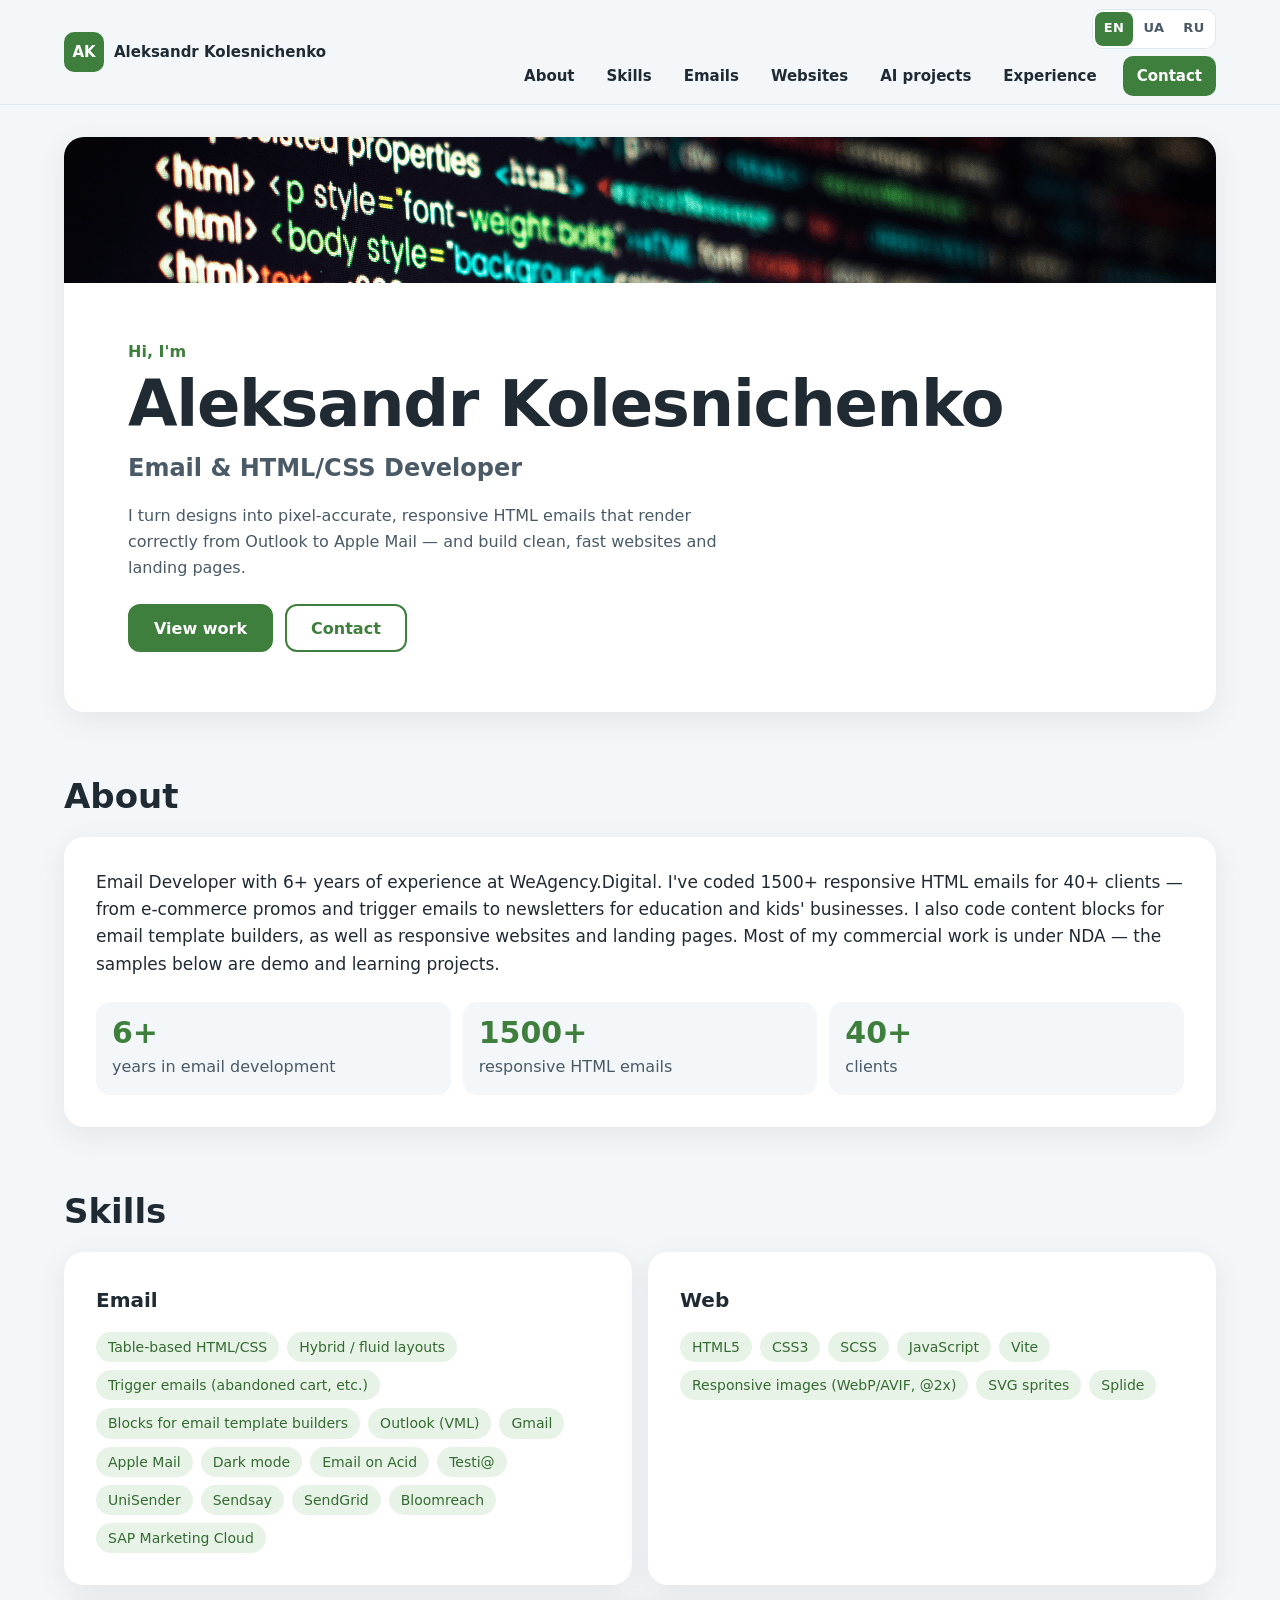
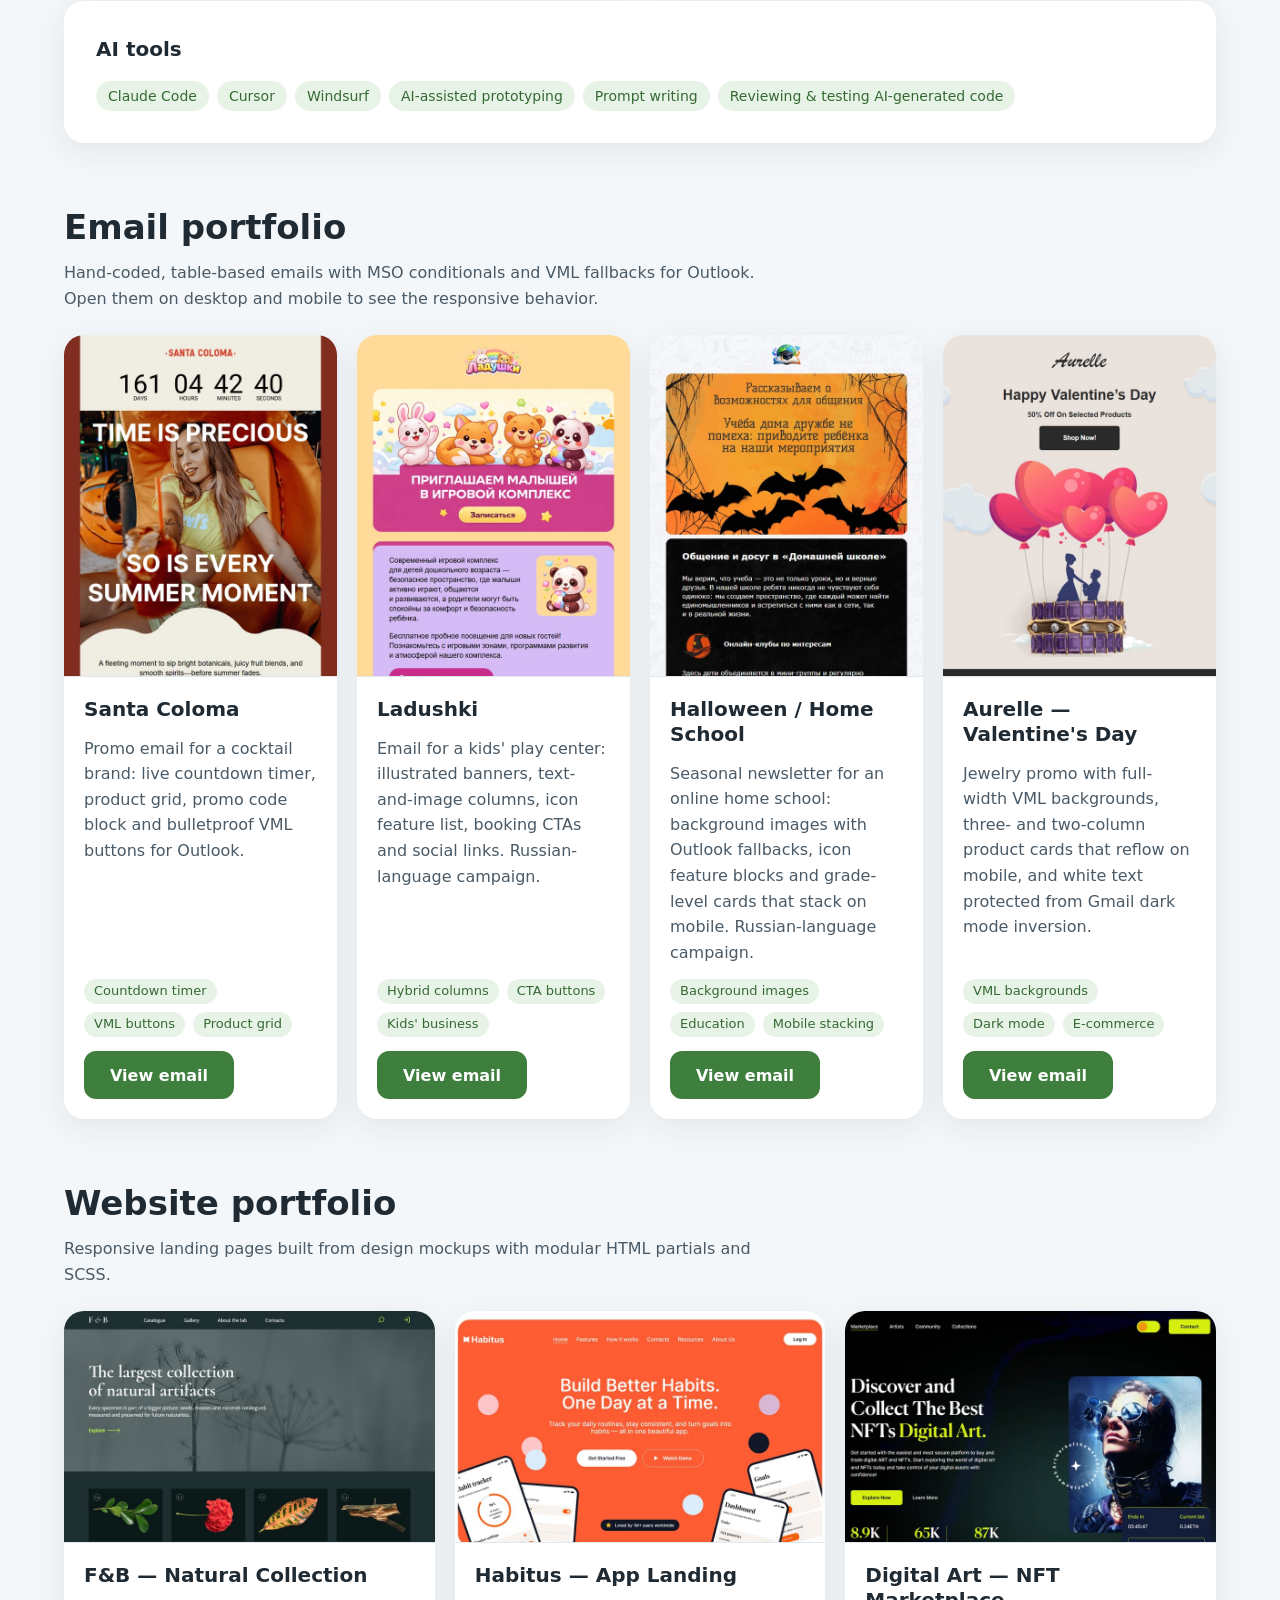
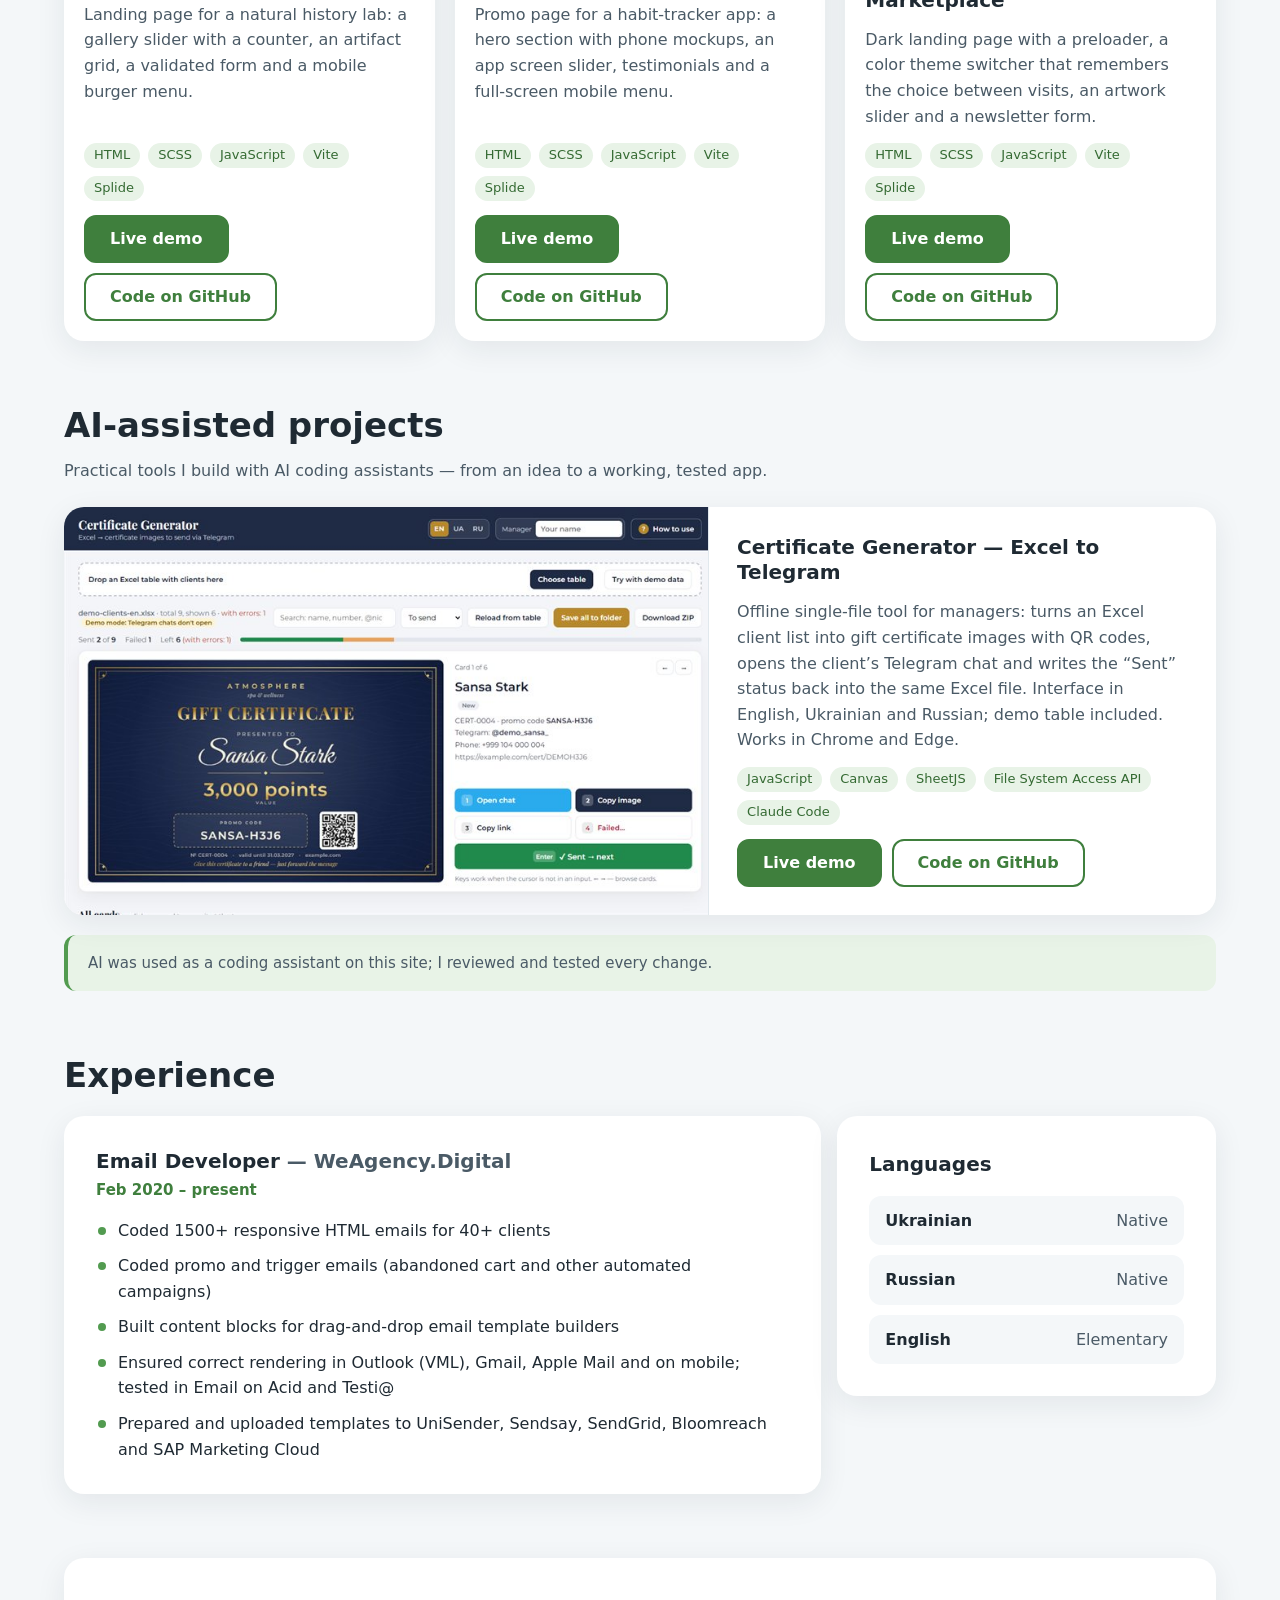
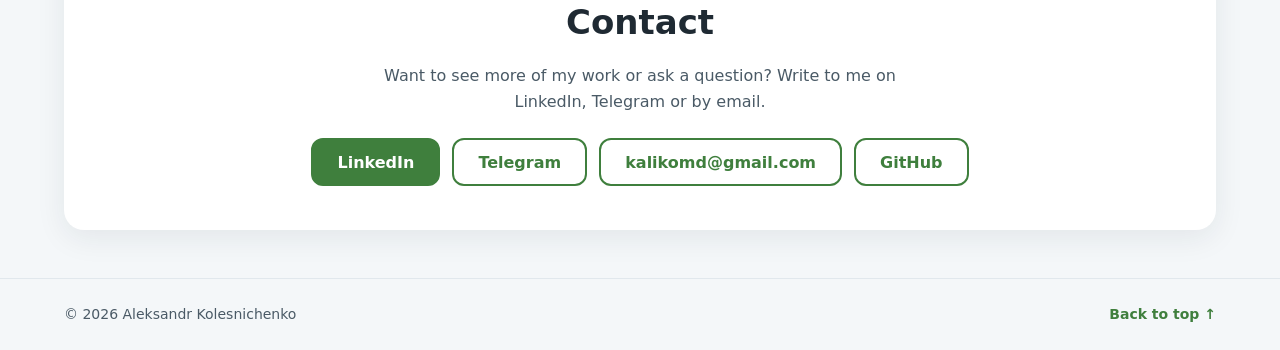
<file: index.html>
<!DOCTYPE html>
<html lang="en">

<head>
	<meta charset="utf-8">
	<meta name="viewport" content="width=device-width, initial-scale=1">
	<title>Aleksandr Kolesnichenko — Email &amp; HTML/CSS Developer</title>
	<meta name="description" content="Email Developer with 6+ years of experience: 1500+ responsive HTML emails for 40+ clients, plus responsive websites and landing pages. Portfolio and CV.">
	<meta name="author" content="Aleksandr Kolesnichenko">
	<meta name="theme-color" content="#f4f7f9">

	<meta property="og:type" content="website">
	<meta property="og:site_name" content="Aleksandr Kolesnichenko">
	<meta property="og:title" content="Aleksandr Kolesnichenko — Email &amp; HTML/CSS Developer">
	<meta property="og:description" content="6+ years, 1500+ responsive HTML emails for 40+ clients. Email and website portfolio.">
	<meta property="og:url" content="https://kolesander-2020.github.io/">
	<meta property="og:image" content="https://kolesander-2020.github.io/img/og-image.png">
	<meta property="og:image:width" content="1200">
	<meta property="og:image:height" content="630">
	<meta property="og:image:alt" content="Aleksandr Kolesnichenko — Email &amp; HTML/CSS Developer">
	<meta property="og:locale" content="en_US">
	<meta name="twitter:card" content="summary_large_image">

	<link rel="canonical" href="https://kolesander-2020.github.io/">
	<link rel="alternate" hreflang="en" href="https://kolesander-2020.github.io/">
	<link rel="alternate" hreflang="uk" href="https://kolesander-2020.github.io/uk/">
	<link rel="alternate" hreflang="ru" href="https://kolesander-2020.github.io/ru/">
	<link rel="alternate" hreflang="x-default" href="https://kolesander-2020.github.io/">

	<link rel="icon" type="image/png" sizes="32x32" href="img/favicon-32x32.png">
	<link rel="apple-touch-icon" href="img/apple-touch-icon.png">
	<link rel="stylesheet" href="css/style.css">
</head>

<body>
	<a class="skip-link" href="#main">Skip to content</a>

	<header class="header">
		<div class="container header_inner">
			<a class="logo" href="#top" aria-label="Aleksandr Kolesnichenko — back to top">
				<span class="logo_mark" aria-hidden="true">AK</span>
				<span class="logo_name">Aleksandr Kolesnichenko</span>
			</a>

			<ul class="lang-switch" aria-label="Language">
				<li><a class="lang-switch_link" href="./" lang="en" hreflang="en" aria-current="page" title="English">EN</a></li>
				<li><a class="lang-switch_link" href="uk/" lang="uk" hreflang="uk" title="Українська">UA</a></li>
				<li><a class="lang-switch_link" href="ru/" lang="ru" hreflang="ru" title="Русский">RU</a></li>
			</ul>

			<button class="burger js-burger" type="button" aria-label="Open menu" data-label-open="Open menu" data-label-close="Close menu" aria-expanded="false" aria-controls="nav">
				<span class="burger_line"></span>
			</button>

			<nav class="nav js-nav" id="nav" aria-label="Main">
				<ul class="nav_list">
					<li><a class="nav_link" href="#about">About</a></li>
					<li><a class="nav_link" href="#skills">Skills</a></li>
					<li><a class="nav_link" href="#emails">Emails</a></li>
					<li><a class="nav_link" href="#websites">Websites</a></li>
					<li><a class="nav_link" href="#ai-projects">AI projects</a></li>
					<li><a class="nav_link" href="#experience">Experience</a></li>
					<li><a class="nav_link nav_link-accent" href="#contact">Contact</a></li>
				</ul>
			</nav>
		</div>
	</header>

	<main id="main">
		<section class="hero" id="top" aria-labelledby="hero-title">
			<div class="container">
				<div class="hero_card card">
					<img class="hero_banner" src="img/banner_top.png" width="1200" height="146" alt="">
					<div class="hero_body">
						<p class="hero_kicker">Hi, I'm</p>
						<h1 class="hero_title" id="hero-title">Aleksandr Kolesnichenko</h1>
						<p class="hero_role">Email &amp; HTML/CSS Developer</p>
						<p class="hero_text">I turn designs into pixel-accurate, responsive HTML emails that render correctly from Outlook to Apple Mail — and build clean, fast websites and landing pages.</p>
						<div class="hero_actions">
							<a class="btn btn-primary" href="#emails">View work</a>
							<a class="btn btn-outline" href="#contact">Contact</a>
						</div>
					</div>
				</div>
			</div>
		</section>

		<section class="section" id="about" aria-labelledby="about-title">
			<div class="container">
				<h2 class="section_title" id="about-title">About</h2>
				<div class="card about_card">
					<p class="about_text">Email Developer with 6+ years of experience at WeAgency.Digital. I've coded 1500+ responsive HTML emails for 40+ clients — from e-commerce promos and trigger emails to newsletters for education and kids' businesses. I also code content blocks for email template builders, as well as responsive websites and landing pages. Most of my commercial work is under NDA — the samples below are demo and learning projects.</p>
					<ul class="facts" aria-label="Key numbers">
						<li class="fact"><span class="fact_num">6+</span><span class="fact_label">years in email development</span></li>
						<li class="fact"><span class="fact_num">1500+</span><span class="fact_label">responsive HTML emails</span></li>
						<li class="fact"><span class="fact_num">40+</span><span class="fact_label">clients</span></li>
					</ul>
				</div>
			</div>
		</section>

		<section class="section" id="skills" aria-labelledby="skills-title">
			<div class="container">
				<h2 class="section_title" id="skills-title">Skills</h2>
				<div class="skills">
					<div class="card skills_group">
						<h3 class="skills_title">Email</h3>
						<ul class="tags">
							<li class="tag">Table-based HTML/CSS</li>
							<li class="tag">Hybrid / fluid layouts</li>
							<li class="tag">Trigger emails (abandoned cart, etc.)</li>
							<li class="tag">Blocks for email template builders</li>
							<li class="tag">Outlook (VML)</li>
							<li class="tag">Gmail</li>
							<li class="tag">Apple Mail</li>
							<li class="tag">Dark mode</li>
							<li class="tag">Email on Acid</li>
							<li class="tag">Testi@</li>
							<li class="tag">UniSender</li>
							<li class="tag">Sendsay</li>
							<li class="tag">SendGrid</li>
							<li class="tag">Bloomreach</li>
							<li class="tag">SAP Marketing Cloud</li>
						</ul>
					</div>
					<div class="card skills_group">
						<h3 class="skills_title">Web</h3>
						<ul class="tags">
							<li class="tag">HTML5</li>
							<li class="tag">CSS3</li>
							<li class="tag">SCSS</li>
							<li class="tag">JavaScript</li>
							<li class="tag">Vite</li>
							<li class="tag">Responsive images (WebP/AVIF, @2x)</li>
							<li class="tag">SVG sprites</li>
							<li class="tag">Splide</li>
						</ul>
					</div>
					<div class="card skills_group skills_group-wide">
						<h3 class="skills_title">AI tools</h3>
						<ul class="tags">
							<li class="tag">Claude Code</li>
							<li class="tag">Cursor</li>
							<li class="tag">Windsurf</li>
							<li class="tag">AI-assisted prototyping</li>
							<li class="tag">Prompt writing</li>
							<li class="tag">Reviewing &amp; testing AI-generated code</li>
						</ul>
					</div>
				</div>
			</div>
		</section>

		<section class="section" id="emails" aria-labelledby="emails-title">
			<div class="container">
				<h2 class="section_title" id="emails-title">Email portfolio</h2>
				<p class="section_lead">Hand-coded, table-based emails with MSO conditionals and VML fallbacks for Outlook. Open them on desktop and mobile to see the responsive behavior.</p>
				<ul class="works works-emails">
					<li class="card work">
						<img class="work_img" src="img/email_santa.jpg" width="600" height="750" loading="lazy" alt="Santa Coloma email: brand logo, countdown timer and a summer cocktail photo">
						<div class="work_body">
							<h3 class="work_title">Santa Coloma</h3>
							<p class="work_text">Promo email for a cocktail brand: live countdown timer, product grid, promo code block and bulletproof VML buttons for Outlook.</p>
							<ul class="tags tags-small">
								<li class="tag">Countdown timer</li>
								<li class="tag">VML buttons</li>
								<li class="tag">Product grid</li>
							</ul>
							<a class="btn btn-primary work_btn" href="emails/Santa_Coloma/Santa_Coloma.html" target="_blank" rel="noopener">View email<span class="visually-hidden"> Santa Coloma (opens in a new tab)</span></a>
						</div>
					</li>
					<li class="card work">
						<img class="work_img" src="img/email_ladushki.jpg" width="600" height="750" loading="lazy" alt="Ladushki email for a kids' play center with a bright illustrated banner">
						<div class="work_body">
							<h3 class="work_title">Ladushki</h3>
							<p class="work_text">Email for a kids' play center: illustrated banners, text-and-image columns, icon feature list, booking CTAs and social links. Russian-language campaign.</p>
							<ul class="tags tags-small">
								<li class="tag">Hybrid columns</li>
								<li class="tag">CTA buttons</li>
								<li class="tag">Kids' business</li>
							</ul>
							<a class="btn btn-primary work_btn" href="emails/Ladushki/Ladushki.html" target="_blank" rel="noopener">View email<span class="visually-hidden"> Ladushki (opens in a new tab)</span></a>
						</div>
					</li>
					<li class="card work">
						<img class="work_img" src="img/email_halloween.jpg" width="600" height="750" loading="lazy" alt="Halloween-themed email for an online home school">
						<div class="work_body">
							<h3 class="work_title">Halloween / Home School</h3>
							<p class="work_text">Seasonal newsletter for an online home school: background images with Outlook fallbacks, icon feature blocks and grade-level cards that stack on mobile. Russian-language campaign.</p>
							<ul class="tags tags-small">
								<li class="tag">Background images</li>
								<li class="tag">Education</li>
								<li class="tag">Mobile stacking</li>
							</ul>
							<a class="btn btn-primary work_btn" href="emails/Email_Halloween/Email_Halloween.html" target="_blank" rel="noopener">View email<span class="visually-hidden"> Halloween / Home School (opens in a new tab)</span></a>
						</div>
					</li>
					<li class="card work">
						<img class="work_img" src="img/email_valentines.jpg" width="600" height="750" loading="lazy" alt="Aurelle Valentine's Day jewelry email with heart balloons">
						<div class="work_body">
							<h3 class="work_title">Aurelle — Valentine's Day</h3>
							<p class="work_text">Jewelry promo with full-width VML backgrounds, three- and two-column product cards that reflow on mobile, and white text protected from Gmail dark mode inversion.</p>
							<ul class="tags tags-small">
								<li class="tag">VML backgrounds</li>
								<li class="tag">Dark mode</li>
								<li class="tag">E-commerce</li>
							</ul>
							<a class="btn btn-primary work_btn" href="emails/Valentines_Day/Valentines_Day.html" target="_blank" rel="noopener">View email<span class="visually-hidden"> Aurelle Valentine's Day (opens in a new tab)</span></a>
						</div>
					</li>
				</ul>
			</div>
		</section>

		<section class="section" id="websites" aria-labelledby="websites-title">
			<div class="container">
				<h2 class="section_title" id="websites-title">Website portfolio</h2>
				<p class="section_lead">Responsive landing pages built from design mockups with modular HTML partials and SCSS.</p>
				<ul class="works works-sites">
					<li class="card work">
						<img class="work_img" src="img/site_fb.jpg" width="800" height="500" loading="lazy" alt="F&amp;B natural artifacts collection landing page">
						<div class="work_body">
							<h3 class="work_title">F&amp;B — Natural Collection</h3>
							<p class="work_text">Landing page for a natural history lab: a gallery slider with a counter, an artifact grid, a validated form and a mobile burger menu.</p>
							<ul class="tags tags-small">
								<li class="tag">HTML</li>
								<li class="tag">SCSS</li>
								<li class="tag">JavaScript</li>
								<li class="tag">Vite</li>
								<li class="tag">Splide</li>
							</ul>
							<div class="work_actions">
								<a class="btn btn-primary" href="https://kolesander-2020.github.io/fb-natural-collection/" target="_blank" rel="noopener">Live demo<span class="visually-hidden"> F&amp;B (opens in a new tab)</span></a>
								<a class="btn btn-outline" href="https://github.com/KOLESANDER-2020/fb-natural-collection" target="_blank" rel="noopener">Code on GitHub<span class="visually-hidden"> F&amp;B (opens in a new tab)</span></a>
							</div>
						</div>
					</li>
					<li class="card work">
						<img class="work_img" src="img/site_habitus.jpg" width="800" height="500" loading="lazy" alt="Habitus habit-tracker app landing page with phone mockups">
						<div class="work_body">
							<h3 class="work_title">Habitus — App Landing</h3>
							<p class="work_text">Promo page for a habit-tracker app: a hero section with phone mockups, an app screen slider, testimonials and a full-screen mobile menu.</p>
							<ul class="tags tags-small">
								<li class="tag">HTML</li>
								<li class="tag">SCSS</li>
								<li class="tag">JavaScript</li>
								<li class="tag">Vite</li>
								<li class="tag">Splide</li>
							</ul>
							<div class="work_actions">
								<a class="btn btn-primary" href="https://kolesander-2020.github.io/habitus-landing/" target="_blank" rel="noopener">Live demo<span class="visually-hidden"> Habitus (opens in a new tab)</span></a>
								<a class="btn btn-outline" href="https://github.com/KOLESANDER-2020/habitus-landing" target="_blank" rel="noopener">Code on GitHub<span class="visually-hidden"> Habitus (opens in a new tab)</span></a>
							</div>
						</div>
					</li>
					<li class="card work">
						<img class="work_img" src="img/site_marketplace.jpg" width="800" height="500" loading="lazy" alt="Digital Art NFT marketplace landing page with a dark hero section">
						<div class="work_body">
							<h3 class="work_title">Digital Art — NFT Marketplace</h3>
							<p class="work_text">Dark landing page with a preloader, a color theme switcher that remembers the choice between visits, an artwork slider and a newsletter form.</p>
							<ul class="tags tags-small">
								<li class="tag">HTML</li>
								<li class="tag">SCSS</li>
								<li class="tag">JavaScript</li>
								<li class="tag">Vite</li>
								<li class="tag">Splide</li>
							</ul>
							<div class="work_actions">
								<a class="btn btn-primary" href="https://kolesander-2020.github.io/digital-art-nft-landing/" target="_blank" rel="noopener">Live demo<span class="visually-hidden"> Digital Art (opens in a new tab)</span></a>
								<a class="btn btn-outline" href="https://github.com/KOLESANDER-2020/digital-art-nft-landing" target="_blank" rel="noopener">Code on GitHub<span class="visually-hidden"> Digital Art (opens in a new tab)</span></a>
							</div>
						</div>
					</li>
				</ul>
			</div>
		</section>

		<section class="section" id="ai-projects" aria-labelledby="ai-title">
			<div class="container">
				<h2 class="section_title" id="ai-title">AI-assisted projects</h2>
				<p class="section_lead">Practical tools I build with AI coding assistants — from an idea to a working, tested app.</p>
				<ul class="works works-ai">
					<li class="card work work-wide">
						<img class="work_img" src="img/site_certificates.jpg" width="800" height="500" loading="lazy" alt="Certificate Generator: a gift certificate with a QR code next to the client card and Telegram sending buttons">
						<div class="work_body">
							<h3 class="work_title">Certificate Generator — Excel to Telegram</h3>
							<p class="work_text">Offline single-file tool for managers: turns an Excel client list into gift certificate images with QR codes, opens the client’s Telegram chat and writes the “Sent” status back into the same Excel file. Interface in English, Ukrainian and Russian; demo table included. Works in Chrome and Edge.</p>
							<ul class="tags tags-small">
								<li class="tag">JavaScript</li>
								<li class="tag">Canvas</li>
								<li class="tag">SheetJS</li>
								<li class="tag">File System Access API</li>
								<li class="tag">Claude Code</li>
							</ul>
							<div class="work_actions">
								<a class="btn btn-primary" href="https://kolesander-2020.github.io/certificate-generator/?lang=en" target="_blank" rel="noopener">Live demo<span class="visually-hidden"> (opens in a new tab)</span></a>
								<a class="btn btn-outline" href="https://github.com/KOLESANDER-2020/certificate-generator" target="_blank" rel="noopener">Code on GitHub<span class="visually-hidden"> (opens in a new tab)</span></a>
							</div>
						</div>
					</li>
				</ul>
				<p class="ai-note">AI was used as a coding assistant on this site; I reviewed and tested every change.</p>
			</div>
		</section>

		<section class="section" id="experience" aria-labelledby="experience-title">
			<div class="container">
				<h2 class="section_title" id="experience-title">Experience</h2>
				<div class="experience">
					<article class="card job">
						<div class="job_head">
							<h3 class="job_title">Email Developer <span class="job_company">— WeAgency.Digital</span></h3>
							<p class="job_date"><time datetime="2020-02">Feb 2020</time> – present</p>
						</div>
						<ul class="job_list">
							<li>Coded 1500+ responsive HTML emails for 40+ clients</li>
							<li>Coded promo and trigger emails (abandoned cart and other automated campaigns)</li>
							<li>Built content blocks for drag-and-drop email template builders</li>
							<li>Ensured correct rendering in Outlook (VML), Gmail, Apple Mail and on mobile; tested in Email on Acid and Testi@</li>
							<li>Prepared and uploaded templates to UniSender, Sendsay, SendGrid, Bloomreach and SAP Marketing Cloud</li>
						</ul>
					</article>

					<div class="card languages">
						<h3 class="skills_title">Languages</h3>
						<ul class="lang_list">
							<li class="lang"><span class="lang_name">Ukrainian</span><span class="lang_level">Native</span></li>
							<li class="lang"><span class="lang_name">Russian</span><span class="lang_level">Native</span></li>
							<li class="lang"><span class="lang_name">English</span><span class="lang_level">Elementary</span></li>
						</ul>
					</div>
				</div>
			</div>
		</section>

		<section class="section" id="contact" aria-labelledby="contact-title">
			<div class="container">
				<div class="card contact">
					<h2 class="section_title" id="contact-title">Contact</h2>
					<p class="contact_text">Want to see more of my work or ask a question? Write to me on LinkedIn, Telegram or by email.</p>
					<div class="contact_actions">
						<a class="btn btn-primary" href="https://www.linkedin.com/in/aleksandr-kolesnichenko-676724246/" target="_blank" rel="noopener">LinkedIn<span class="visually-hidden"> (opens in a new tab)</span></a>
						<a class="btn btn-outline" href="https://t.me/Kolesander" target="_blank" rel="noopener">Telegram<span class="visually-hidden"> (opens in a new tab)</span></a>
						<a class="btn btn-outline" href="mailto:kalikomd@gmail.com">kalikomd@gmail.com</a>
						<a class="btn btn-outline" href="https://github.com/KOLESANDER-2020" target="_blank" rel="noopener">GitHub<span class="visually-hidden"> (opens in a new tab)</span></a>
					</div>
				</div>
			</div>
		</section>
	</main>

	<footer class="footer">
		<div class="container footer_inner">
			<p>&copy; <span class="js-year">2025</span> Aleksandr Kolesnichenko</p>
			<a class="footer_link" href="#top">Back to top ↑</a>
		</div>
	</footer>

	<script src="js/main.js"></script>
</body>

</html>
</file>
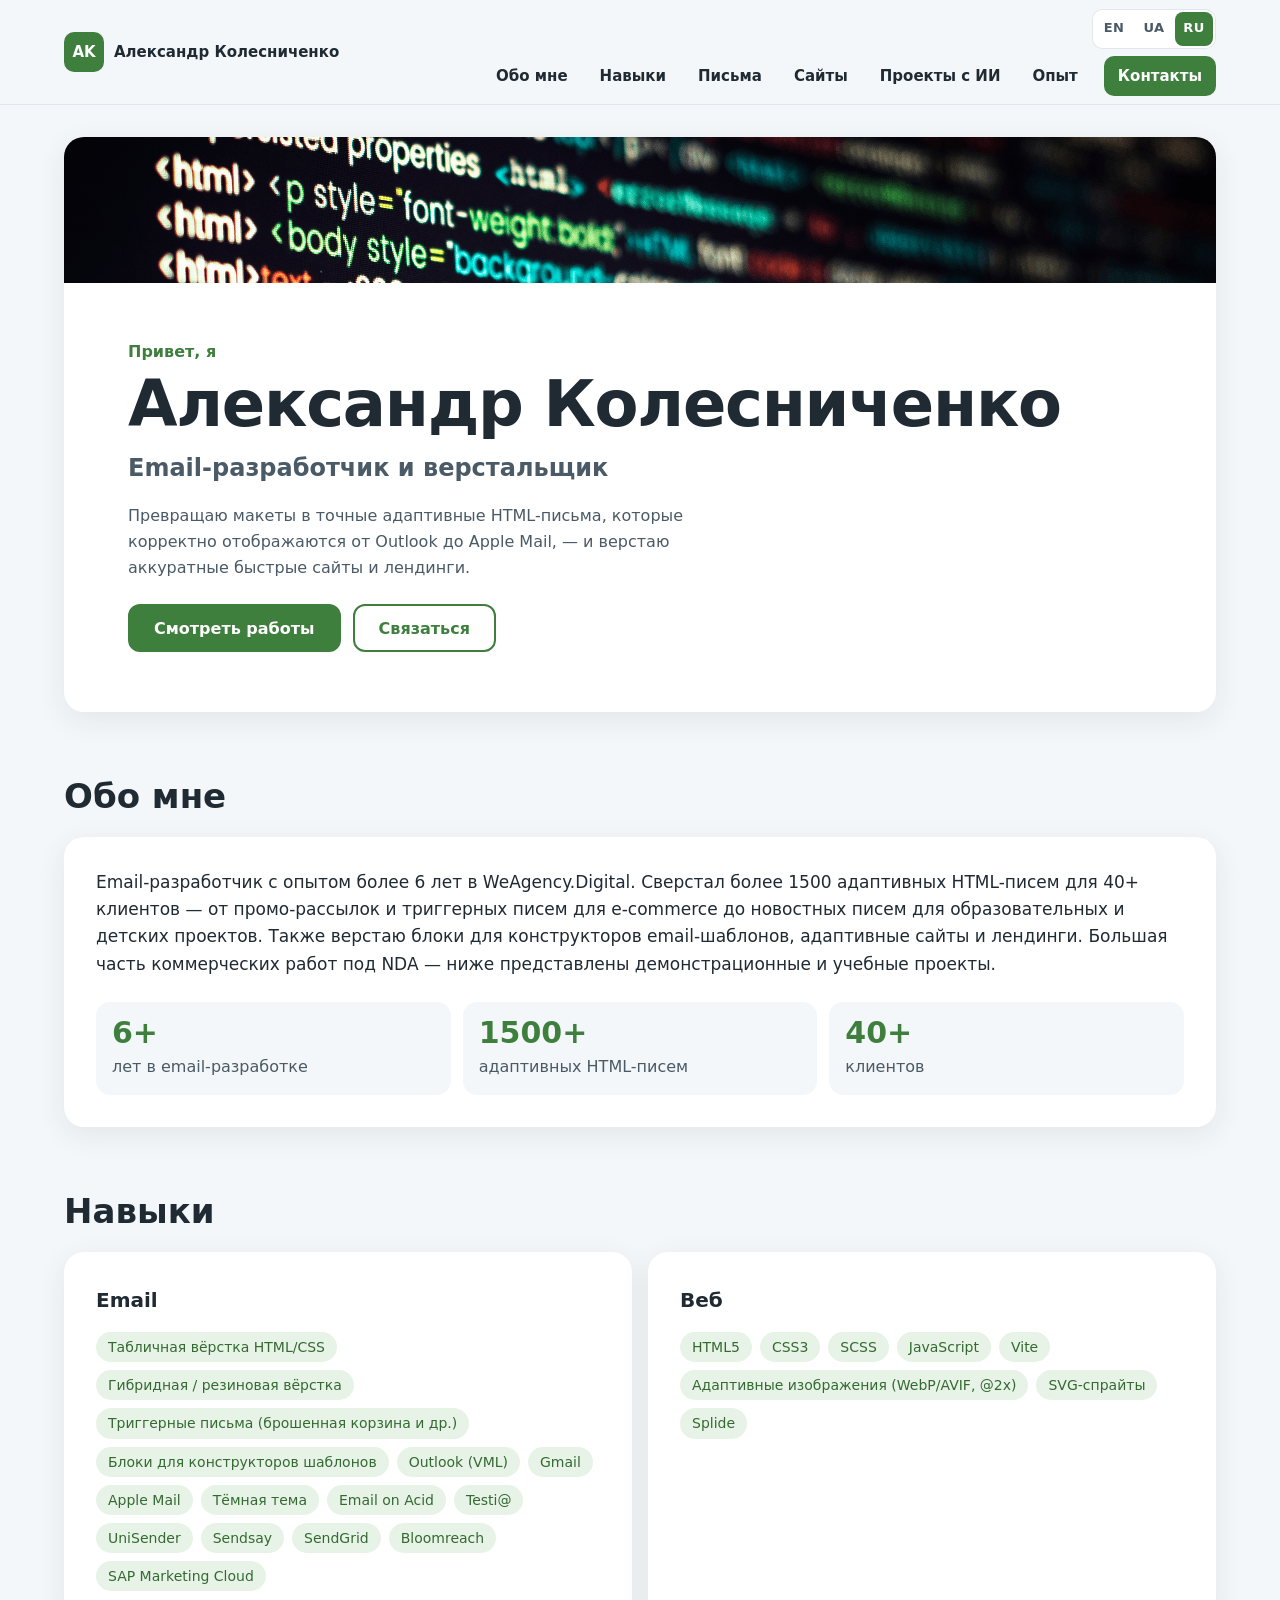
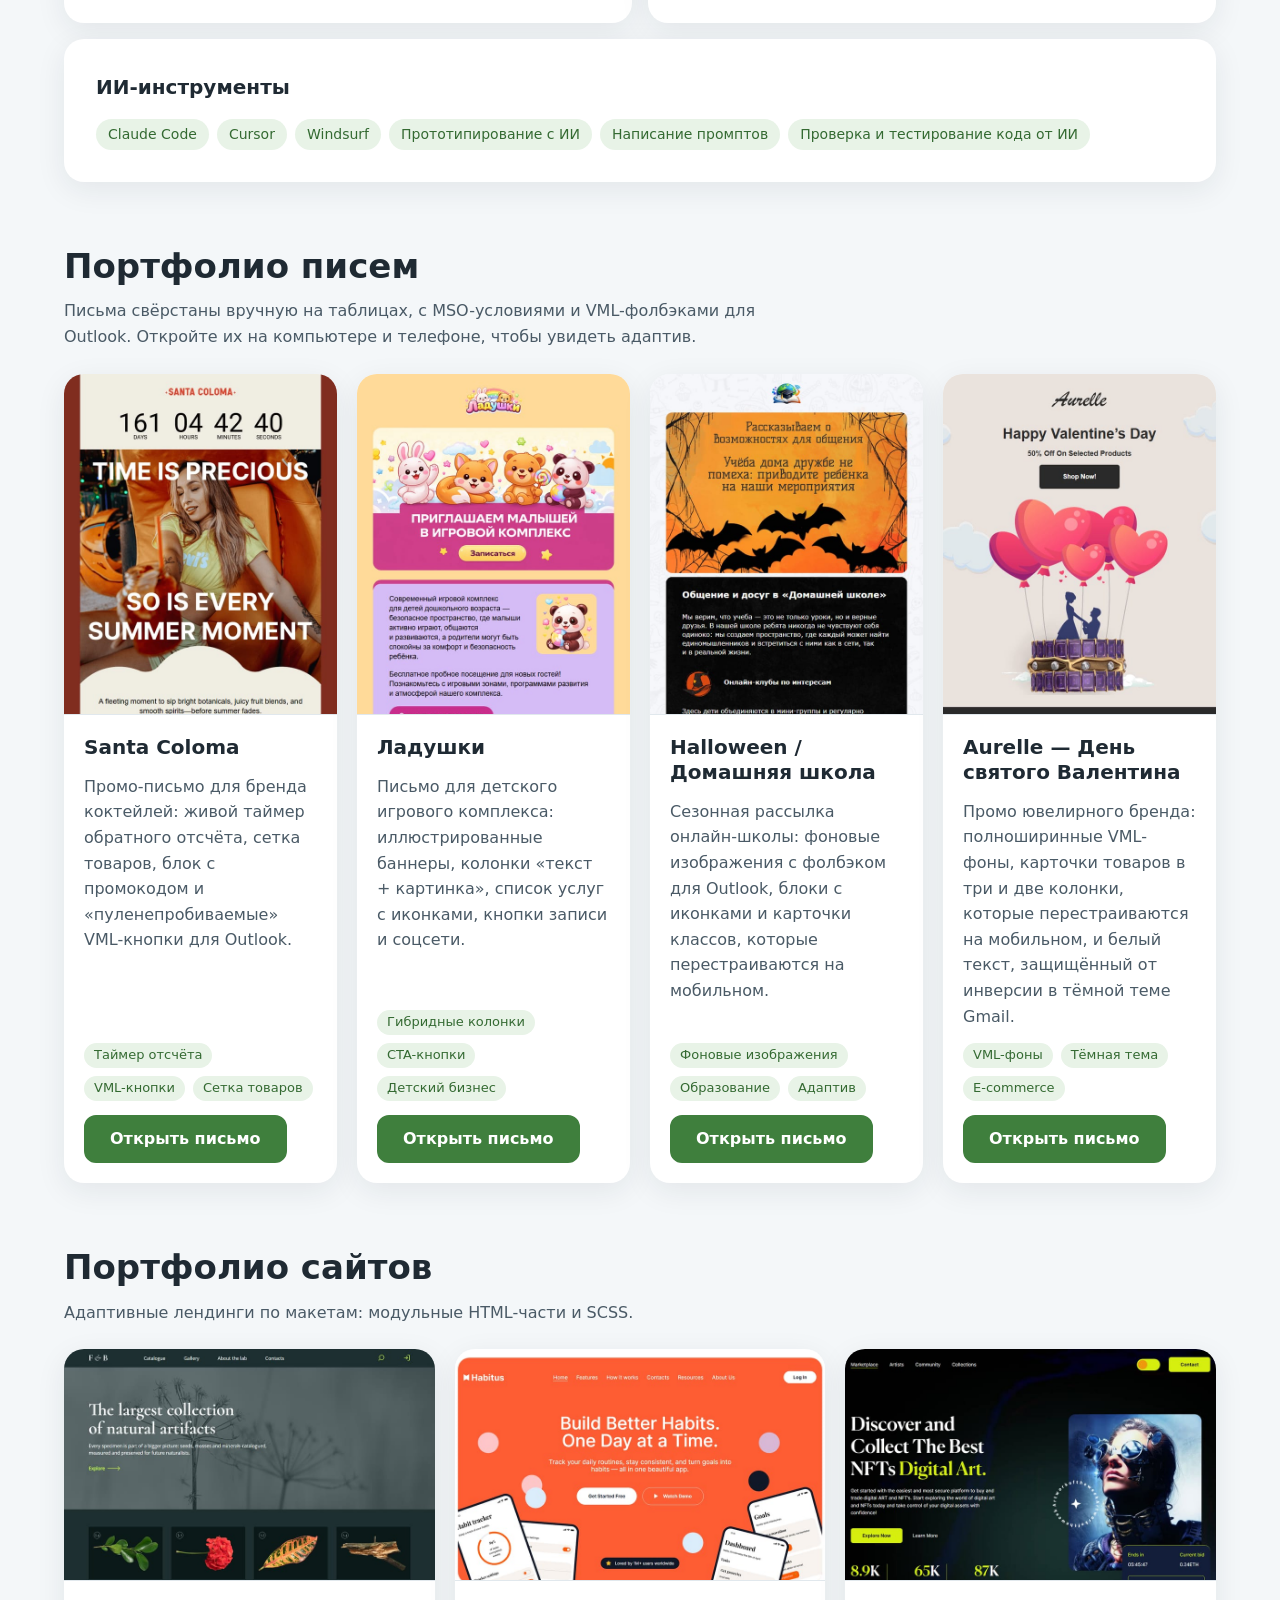
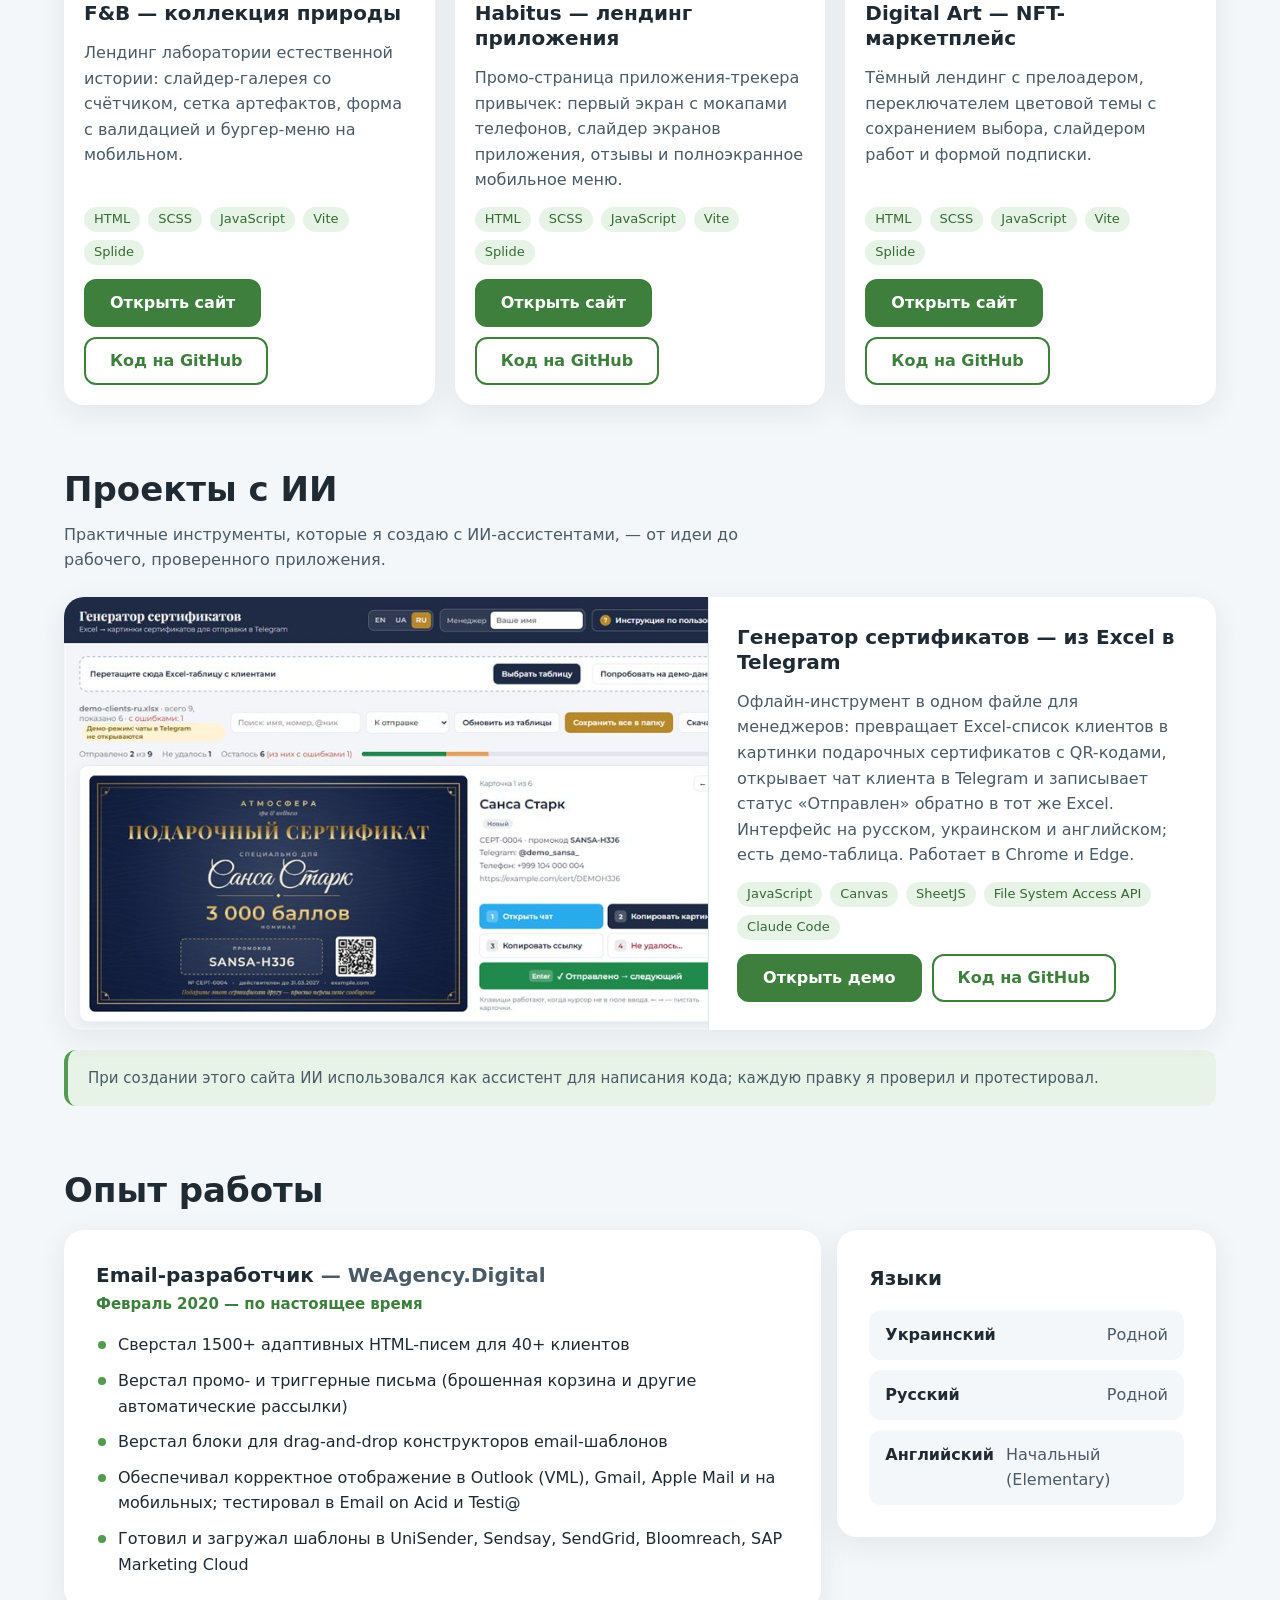
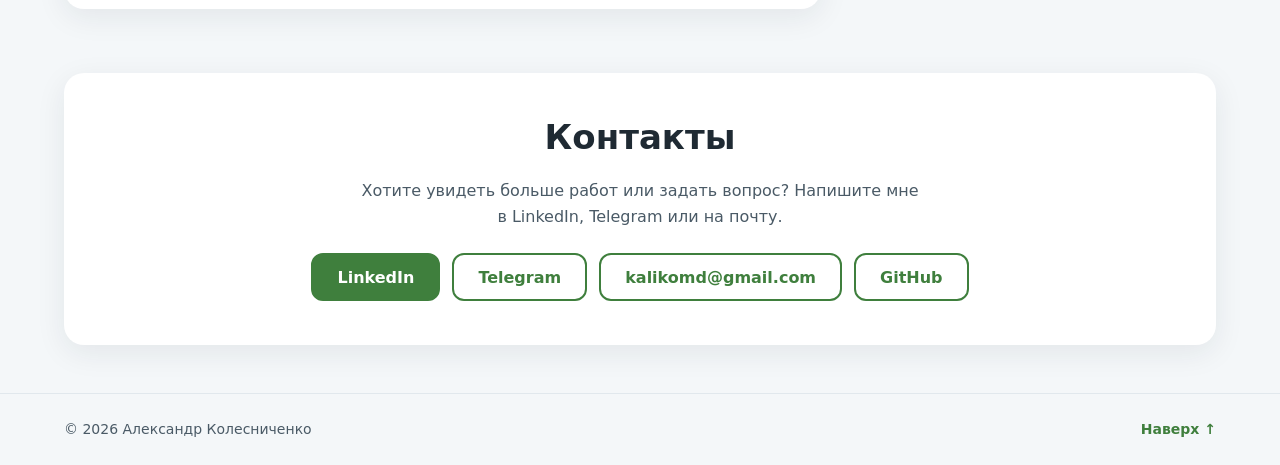
<file: ru/index.html>
<!DOCTYPE html>
<html lang="ru">

<head>
	<meta charset="utf-8">
	<meta name="viewport" content="width=device-width, initial-scale=1">
	<title>Александр Колесниченко — Email-разработчик и верстальщик</title>
	<meta name="description" content="Email-разработчик с опытом более 6 лет: 1500+ адаптивных HTML-писем для 40+ клиентов, а также адаптивные сайты и лендинги. Портфолио и резюме.">
	<meta name="author" content="Александр Колесниченко">
	<meta name="theme-color" content="#f4f7f9">

	<meta property="og:type" content="website">
	<meta property="og:site_name" content="Александр Колесниченко">
	<meta property="og:title" content="Александр Колесниченко — Email-разработчик и верстальщик">
	<meta property="og:description" content="6+ лет, 1500+ адаптивных HTML-писем для 40+ клиентов. Портфолио писем и сайтов.">
	<meta property="og:url" content="https://kolesander-2020.github.io/ru/">
	<meta property="og:image" content="https://kolesander-2020.github.io/img/og-image.png">
	<meta property="og:image:width" content="1200">
	<meta property="og:image:height" content="630">
	<meta property="og:image:alt" content="Александр Колесниченко — Email-разработчик и верстальщик">
	<meta property="og:locale" content="ru_RU">
	<meta name="twitter:card" content="summary_large_image">

	<link rel="canonical" href="https://kolesander-2020.github.io/ru/">
	<link rel="alternate" hreflang="en" href="https://kolesander-2020.github.io/">
	<link rel="alternate" hreflang="uk" href="https://kolesander-2020.github.io/uk/">
	<link rel="alternate" hreflang="ru" href="https://kolesander-2020.github.io/ru/">
	<link rel="alternate" hreflang="x-default" href="https://kolesander-2020.github.io/">

	<link rel="icon" type="image/png" sizes="32x32" href="../img/favicon-32x32.png">
	<link rel="apple-touch-icon" href="../img/apple-touch-icon.png">
	<link rel="stylesheet" href="../css/style.css">
</head>

<body>
	<a class="skip-link" href="#main">Перейти к содержимому</a>

	<header class="header">
		<div class="container header_inner">
			<a class="logo" href="#top" aria-label="Александр Колесниченко — в начало страницы">
				<span class="logo_mark" aria-hidden="true">AK</span>
				<span class="logo_name">Александр Колесниченко</span>
			</a>

			<ul class="lang-switch" aria-label="Язык">
				<li><a class="lang-switch_link" href="../" lang="en" hreflang="en" title="English">EN</a></li>
				<li><a class="lang-switch_link" href="../uk/" lang="uk" hreflang="uk" title="Українська">UA</a></li>
				<li><a class="lang-switch_link" href="./" lang="ru" hreflang="ru" aria-current="page" title="Русский">RU</a></li>
			</ul>

			<button class="burger js-burger" type="button" aria-label="Открыть меню" data-label-open="Открыть меню" data-label-close="Закрыть меню" aria-expanded="false" aria-controls="nav">
				<span class="burger_line"></span>
			</button>

			<nav class="nav js-nav" id="nav" aria-label="Главное меню">
				<ul class="nav_list">
					<li><a class="nav_link" href="#about">Обо мне</a></li>
					<li><a class="nav_link" href="#skills">Навыки</a></li>
					<li><a class="nav_link" href="#emails">Письма</a></li>
					<li><a class="nav_link" href="#websites">Сайты</a></li>
					<li><a class="nav_link" href="#ai-projects">Проекты с ИИ</a></li>
					<li><a class="nav_link" href="#experience">Опыт</a></li>
					<li><a class="nav_link nav_link-accent" href="#contact">Контакты</a></li>
				</ul>
			</nav>
		</div>
	</header>

	<main id="main">
		<section class="hero" id="top" aria-labelledby="hero-title">
			<div class="container">
				<div class="hero_card card">
					<img class="hero_banner" src="../img/banner_top.png" width="1200" height="146" alt="">
					<div class="hero_body">
						<p class="hero_kicker">Привет, я</p>
						<h1 class="hero_title" id="hero-title">Александр Колесниченко</h1>
						<p class="hero_role">Email-разработчик и верстальщик</p>
						<p class="hero_text">Превращаю макеты в точные адаптивные HTML-письма, которые корректно отображаются от Outlook до Apple Mail, — и верстаю аккуратные быстрые сайты и лендинги.</p>
						<div class="hero_actions">
							<a class="btn btn-primary" href="#emails">Смотреть работы</a>
							<a class="btn btn-outline" href="#contact">Связаться</a>
						</div>
					</div>
				</div>
			</div>
		</section>

		<section class="section" id="about" aria-labelledby="about-title">
			<div class="container">
				<h2 class="section_title" id="about-title">Обо мне</h2>
				<div class="card about_card">
					<p class="about_text">Email-разработчик с опытом более 6 лет в WeAgency.Digital. Сверстал более 1500 адаптивных HTML-писем для 40+ клиентов — от промо-рассылок и триггерных писем для e-commerce до новостных писем для образовательных и детских проектов. Также верстаю блоки для конструкторов email-шаблонов, адаптивные сайты и лендинги. Большая часть коммерческих работ под NDA — ниже представлены демонстрационные и учебные проекты.</p>
					<ul class="facts" aria-label="Ключевые цифры">
						<li class="fact"><span class="fact_num">6+</span><span class="fact_label">лет в email-разработке</span></li>
						<li class="fact"><span class="fact_num">1500+</span><span class="fact_label">адаптивных HTML-писем</span></li>
						<li class="fact"><span class="fact_num">40+</span><span class="fact_label">клиентов</span></li>
					</ul>
				</div>
			</div>
		</section>

		<section class="section" id="skills" aria-labelledby="skills-title">
			<div class="container">
				<h2 class="section_title" id="skills-title">Навыки</h2>
				<div class="skills">
					<div class="card skills_group">
						<h3 class="skills_title">Email</h3>
						<ul class="tags">
							<li class="tag">Табличная вёрстка HTML/CSS</li>
							<li class="tag">Гибридная / резиновая вёрстка</li>
							<li class="tag">Триггерные письма (брошенная корзина и др.)</li>
							<li class="tag">Блоки для конструкторов шаблонов</li>
							<li class="tag">Outlook (VML)</li>
							<li class="tag">Gmail</li>
							<li class="tag">Apple Mail</li>
							<li class="tag">Тёмная тема</li>
							<li class="tag">Email on Acid</li>
							<li class="tag">Testi@</li>
							<li class="tag">UniSender</li>
							<li class="tag">Sendsay</li>
							<li class="tag">SendGrid</li>
							<li class="tag">Bloomreach</li>
							<li class="tag">SAP Marketing Cloud</li>
						</ul>
					</div>
					<div class="card skills_group">
						<h3 class="skills_title">Веб</h3>
						<ul class="tags">
							<li class="tag">HTML5</li>
							<li class="tag">CSS3</li>
							<li class="tag">SCSS</li>
							<li class="tag">JavaScript</li>
							<li class="tag">Vite</li>
							<li class="tag">Адаптивные изображения (WebP/AVIF, @2x)</li>
							<li class="tag">SVG-спрайты</li>
							<li class="tag">Splide</li>
						</ul>
					</div>
					<div class="card skills_group skills_group-wide">
						<h3 class="skills_title">ИИ-инструменты</h3>
						<ul class="tags">
							<li class="tag">Claude Code</li>
							<li class="tag">Cursor</li>
							<li class="tag">Windsurf</li>
							<li class="tag">Прототипирование с ИИ</li>
							<li class="tag">Написание промптов</li>
							<li class="tag">Проверка и тестирование кода от ИИ</li>
						</ul>
					</div>
				</div>
			</div>
		</section>

		<section class="section" id="emails" aria-labelledby="emails-title">
			<div class="container">
				<h2 class="section_title" id="emails-title">Портфолио писем</h2>
				<p class="section_lead">Письма свёрстаны вручную на таблицах, с MSO-условиями и VML-фолбэками для Outlook. Откройте их на компьютере и телефоне, чтобы увидеть адаптив.</p>
				<ul class="works works-emails">
					<li class="card work">
						<img class="work_img" src="../img/email_santa.jpg" width="600" height="750" loading="lazy" alt="Письмо Santa Coloma: логотип бренда, таймер обратного отсчёта и летнее фото с коктейлем">
						<div class="work_body">
							<h3 class="work_title">Santa Coloma</h3>
							<p class="work_text">Промо-письмо для бренда коктейлей: живой таймер обратного отсчёта, сетка товаров, блок с промокодом и «пуленепробиваемые» VML-кнопки для Outlook.</p>
							<ul class="tags tags-small">
								<li class="tag">Таймер отсчёта</li>
								<li class="tag">VML-кнопки</li>
								<li class="tag">Сетка товаров</li>
							</ul>
							<a class="btn btn-primary work_btn" href="../emails/Santa_Coloma/Santa_Coloma.html" target="_blank" rel="noopener">Открыть письмо<span class="visually-hidden"> Santa Coloma (откроется в новой вкладке)</span></a>
						</div>
					</li>
					<li class="card work">
						<img class="work_img" src="../img/email_ladushki.jpg" width="600" height="750" loading="lazy" alt="Письмо «Ладушки» для детского игрового комплекса с ярким иллюстрированным баннером">
						<div class="work_body">
							<h3 class="work_title">Ладушки</h3>
							<p class="work_text">Письмо для детского игрового комплекса: иллюстрированные баннеры, колонки «текст + картинка», список услуг с иконками, кнопки записи и соцсети.</p>
							<ul class="tags tags-small">
								<li class="tag">Гибридные колонки</li>
								<li class="tag">CTA-кнопки</li>
								<li class="tag">Детский бизнес</li>
							</ul>
							<a class="btn btn-primary work_btn" href="../emails/Ladushki/Ladushki.html" target="_blank" rel="noopener">Открыть письмо<span class="visually-hidden"> Ладушки (откроется в новой вкладке)</span></a>
						</div>
					</li>
					<li class="card work">
						<img class="work_img" src="../img/email_halloween.jpg" width="600" height="750" loading="lazy" alt="Письмо в стиле Halloween для онлайн-школы «Домашняя школа»">
						<div class="work_body">
							<h3 class="work_title">Halloween / Домашняя школа</h3>
							<p class="work_text">Сезонная рассылка онлайн-школы: фоновые изображения с фолбэком для Outlook, блоки с иконками и карточки классов, которые перестраиваются на мобильном.</p>
							<ul class="tags tags-small">
								<li class="tag">Фоновые изображения</li>
								<li class="tag">Образование</li>
								<li class="tag">Адаптив</li>
							</ul>
							<a class="btn btn-primary work_btn" href="../emails/Email_Halloween/Email_Halloween.html" target="_blank" rel="noopener">Открыть письмо<span class="visually-hidden"> Halloween / Домашняя школа (откроется в новой вкладке)</span></a>
						</div>
					</li>
					<li class="card work">
						<img class="work_img" src="../img/email_valentines.jpg" width="600" height="750" loading="lazy" alt="Письмо ювелирного бренда Aurelle ко Дню святого Валентина с воздушными шарами-сердечками">
						<div class="work_body">
							<h3 class="work_title">Aurelle — День святого Валентина</h3>
							<p class="work_text">Промо ювелирного бренда: полноширинные VML-фоны, карточки товаров в три и две колонки, которые перестраиваются на мобильном, и белый текст, защищённый от инверсии в тёмной теме Gmail.</p>
							<ul class="tags tags-small">
								<li class="tag">VML-фоны</li>
								<li class="tag">Тёмная тема</li>
								<li class="tag">E-commerce</li>
							</ul>
							<a class="btn btn-primary work_btn" href="../emails/Valentines_Day/Valentines_Day.html" target="_blank" rel="noopener">Открыть письмо<span class="visually-hidden"> Aurelle (откроется в новой вкладке)</span></a>
						</div>
					</li>
				</ul>
			</div>
		</section>

		<section class="section" id="websites" aria-labelledby="websites-title">
			<div class="container">
				<h2 class="section_title" id="websites-title">Портфолио сайтов</h2>
				<p class="section_lead">Адаптивные лендинги по макетам: модульные HTML-части и SCSS.</p>
				<ul class="works works-sites">
					<li class="card work">
						<img class="work_img" src="../img/site_fb.jpg" width="800" height="500" loading="lazy" alt="Лендинг F&amp;B — коллекция природных артефактов">
						<div class="work_body">
							<h3 class="work_title">F&amp;B — коллекция природы</h3>
							<p class="work_text">Лендинг лаборатории естественной истории: слайдер-галерея со счётчиком, сетка артефактов, форма с валидацией и бургер-меню на мобильном.</p>
							<ul class="tags tags-small">
								<li class="tag">HTML</li>
								<li class="tag">SCSS</li>
								<li class="tag">JavaScript</li>
								<li class="tag">Vite</li>
								<li class="tag">Splide</li>
							</ul>
							<div class="work_actions">
								<a class="btn btn-primary" href="https://kolesander-2020.github.io/fb-natural-collection/" target="_blank" rel="noopener">Открыть сайт<span class="visually-hidden"> F&amp;B (откроется в новой вкладке)</span></a>
								<a class="btn btn-outline" href="https://github.com/KOLESANDER-2020/fb-natural-collection" target="_blank" rel="noopener">Код на GitHub<span class="visually-hidden"> F&amp;B (откроется в новой вкладке)</span></a>
							</div>
						</div>
					</li>
					<li class="card work">
						<img class="work_img" src="../img/site_habitus.jpg" width="800" height="500" loading="lazy" alt="Лендинг приложения-трекера привычек Habitus с мокапами телефонов">
						<div class="work_body">
							<h3 class="work_title">Habitus — лендинг приложения</h3>
							<p class="work_text">Промо-страница приложения-трекера привычек: первый экран с мокапами телефонов, слайдер экранов приложения, отзывы и полноэкранное мобильное меню.</p>
							<ul class="tags tags-small">
								<li class="tag">HTML</li>
								<li class="tag">SCSS</li>
								<li class="tag">JavaScript</li>
								<li class="tag">Vite</li>
								<li class="tag">Splide</li>
							</ul>
							<div class="work_actions">
								<a class="btn btn-primary" href="https://kolesander-2020.github.io/habitus-landing/" target="_blank" rel="noopener">Открыть сайт<span class="visually-hidden"> Habitus (откроется в новой вкладке)</span></a>
								<a class="btn btn-outline" href="https://github.com/KOLESANDER-2020/habitus-landing" target="_blank" rel="noopener">Код на GitHub<span class="visually-hidden"> Habitus (откроется в новой вкладке)</span></a>
							</div>
						</div>
					</li>
					<li class="card work">
						<img class="work_img" src="../img/site_marketplace.jpg" width="800" height="500" loading="lazy" alt="Лендинг NFT-маркетплейса Digital Art с тёмным первым экраном">
						<div class="work_body">
							<h3 class="work_title">Digital Art — NFT-маркетплейс</h3>
							<p class="work_text">Тёмный лендинг с прелоадером, переключателем цветовой темы с сохранением выбора, слайдером работ и формой подписки.</p>
							<ul class="tags tags-small">
								<li class="tag">HTML</li>
								<li class="tag">SCSS</li>
								<li class="tag">JavaScript</li>
								<li class="tag">Vite</li>
								<li class="tag">Splide</li>
							</ul>
							<div class="work_actions">
								<a class="btn btn-primary" href="https://kolesander-2020.github.io/digital-art-nft-landing/" target="_blank" rel="noopener">Открыть сайт<span class="visually-hidden"> Digital Art (откроется в новой вкладке)</span></a>
								<a class="btn btn-outline" href="https://github.com/KOLESANDER-2020/digital-art-nft-landing" target="_blank" rel="noopener">Код на GitHub<span class="visually-hidden"> Digital Art (откроется в новой вкладке)</span></a>
							</div>
						</div>
					</li>
				</ul>
			</div>
		</section>

		<section class="section" id="ai-projects" aria-labelledby="ai-title">
			<div class="container">
				<h2 class="section_title" id="ai-title">Проекты с ИИ</h2>
				<p class="section_lead">Практичные инструменты, которые я создаю с ИИ-ассистентами, — от идеи до рабочего, проверенного приложения.</p>
				<ul class="works works-ai">
					<li class="card work work-wide">
						<img class="work_img" src="../img/site_certificates_ru.jpg" width="800" height="500" loading="lazy" alt="Генератор сертификатов: подарочный сертификат с QR-кодом рядом с карточкой клиента и кнопками отправки в Telegram">
						<div class="work_body">
							<h3 class="work_title">Генератор сертификатов — из Excel в Telegram</h3>
							<p class="work_text">Офлайн-инструмент в одном файле для менеджеров: превращает Excel-список клиентов в картинки подарочных сертификатов с QR-кодами, открывает чат клиента в Telegram и записывает статус «Отправлен» обратно в тот же Excel. Интерфейс на русском, украинском и английском; есть демо-таблица. Работает в Chrome и Edge.</p>
							<ul class="tags tags-small">
								<li class="tag">JavaScript</li>
								<li class="tag">Canvas</li>
								<li class="tag">SheetJS</li>
								<li class="tag">File System Access API</li>
								<li class="tag">Claude Code</li>
							</ul>
							<div class="work_actions">
								<a class="btn btn-primary" href="https://kolesander-2020.github.io/certificate-generator/?lang=ru" target="_blank" rel="noopener">Открыть демо<span class="visually-hidden"> (откроется в новой вкладке)</span></a>
								<a class="btn btn-outline" href="https://github.com/KOLESANDER-2020/certificate-generator" target="_blank" rel="noopener">Код на GitHub<span class="visually-hidden"> (откроется в новой вкладке)</span></a>
							</div>
						</div>
					</li>
				</ul>
				<p class="ai-note">При создании этого сайта ИИ использовался как ассистент для написания кода; каждую правку я проверил и протестировал.</p>
			</div>
		</section>

		<section class="section" id="experience" aria-labelledby="experience-title">
			<div class="container">
				<h2 class="section_title" id="experience-title">Опыт работы</h2>
				<div class="experience">
					<article class="card job">
						<div class="job_head">
							<h3 class="job_title">Email-разработчик <span class="job_company">— WeAgency.Digital</span></h3>
							<p class="job_date"><time datetime="2020-02">Февраль 2020</time> — по настоящее время</p>
						</div>
						<ul class="job_list">
							<li>Сверстал 1500+ адаптивных HTML-писем для 40+ клиентов</li>
							<li>Верстал промо- и триггерные письма (брошенная корзина и другие автоматические рассылки)</li>
							<li>Верстал блоки для drag-and-drop конструкторов email-шаблонов</li>
							<li>Обеспечивал корректное отображение в Outlook (VML), Gmail, Apple Mail и на мобильных; тестировал в Email on Acid и Testi@</li>
							<li>Готовил и загружал шаблоны в UniSender, Sendsay, SendGrid, Bloomreach, SAP Marketing Cloud</li>
						</ul>
					</article>

					<div class="card languages">
						<h3 class="skills_title">Языки</h3>
						<ul class="lang_list">
							<li class="lang"><span class="lang_name">Украинский</span><span class="lang_level">Родной</span></li>
							<li class="lang"><span class="lang_name">Русский</span><span class="lang_level">Родной</span></li>
							<li class="lang"><span class="lang_name">Английский</span><span class="lang_level">Начальный (Elementary)</span></li>
						</ul>
					</div>
				</div>
			</div>
		</section>

		<section class="section" id="contact" aria-labelledby="contact-title">
			<div class="container">
				<div class="card contact">
					<h2 class="section_title" id="contact-title">Контакты</h2>
					<p class="contact_text">Хотите увидеть больше работ или задать вопрос? Напишите мне в LinkedIn, Telegram или на почту.</p>
					<div class="contact_actions">
						<a class="btn btn-primary" href="https://www.linkedin.com/in/aleksandr-kolesnichenko-676724246/" target="_blank" rel="noopener">LinkedIn<span class="visually-hidden"> (откроется в новой вкладке)</span></a>
						<a class="btn btn-outline" href="https://t.me/Kolesander" target="_blank" rel="noopener">Telegram<span class="visually-hidden"> (откроется в новой вкладке)</span></a>
						<a class="btn btn-outline" href="mailto:kalikomd@gmail.com">kalikomd@gmail.com</a>
						<a class="btn btn-outline" href="https://github.com/KOLESANDER-2020" target="_blank" rel="noopener">GitHub<span class="visually-hidden"> (откроется в новой вкладке)</span></a>
					</div>
				</div>
			</div>
		</section>
	</main>

	<footer class="footer">
		<div class="container footer_inner">
			<p>&copy; <span class="js-year">2025</span> Александр Колесниченко</p>
			<a class="footer_link" href="#top">Наверх ↑</a>
		</div>
	</footer>

	<script src="../js/main.js"></script>
</body>

</html>
</file>
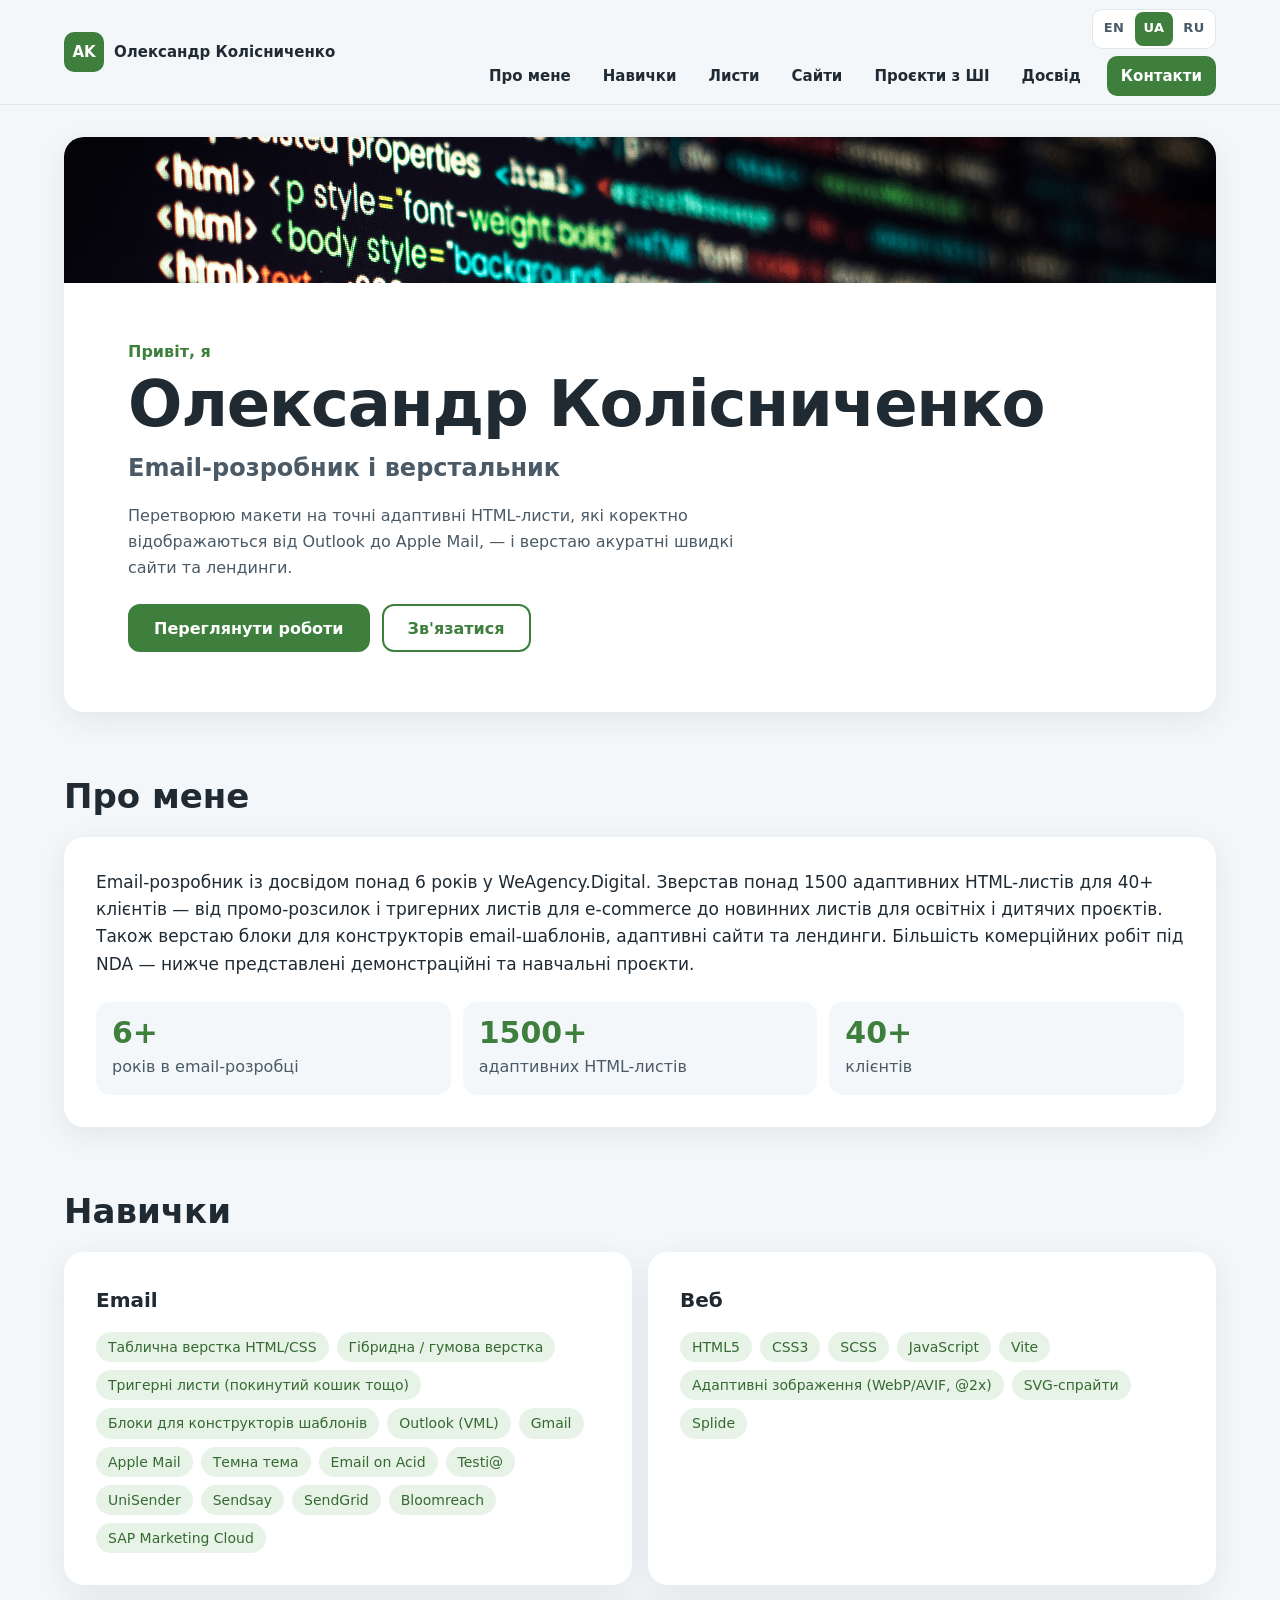
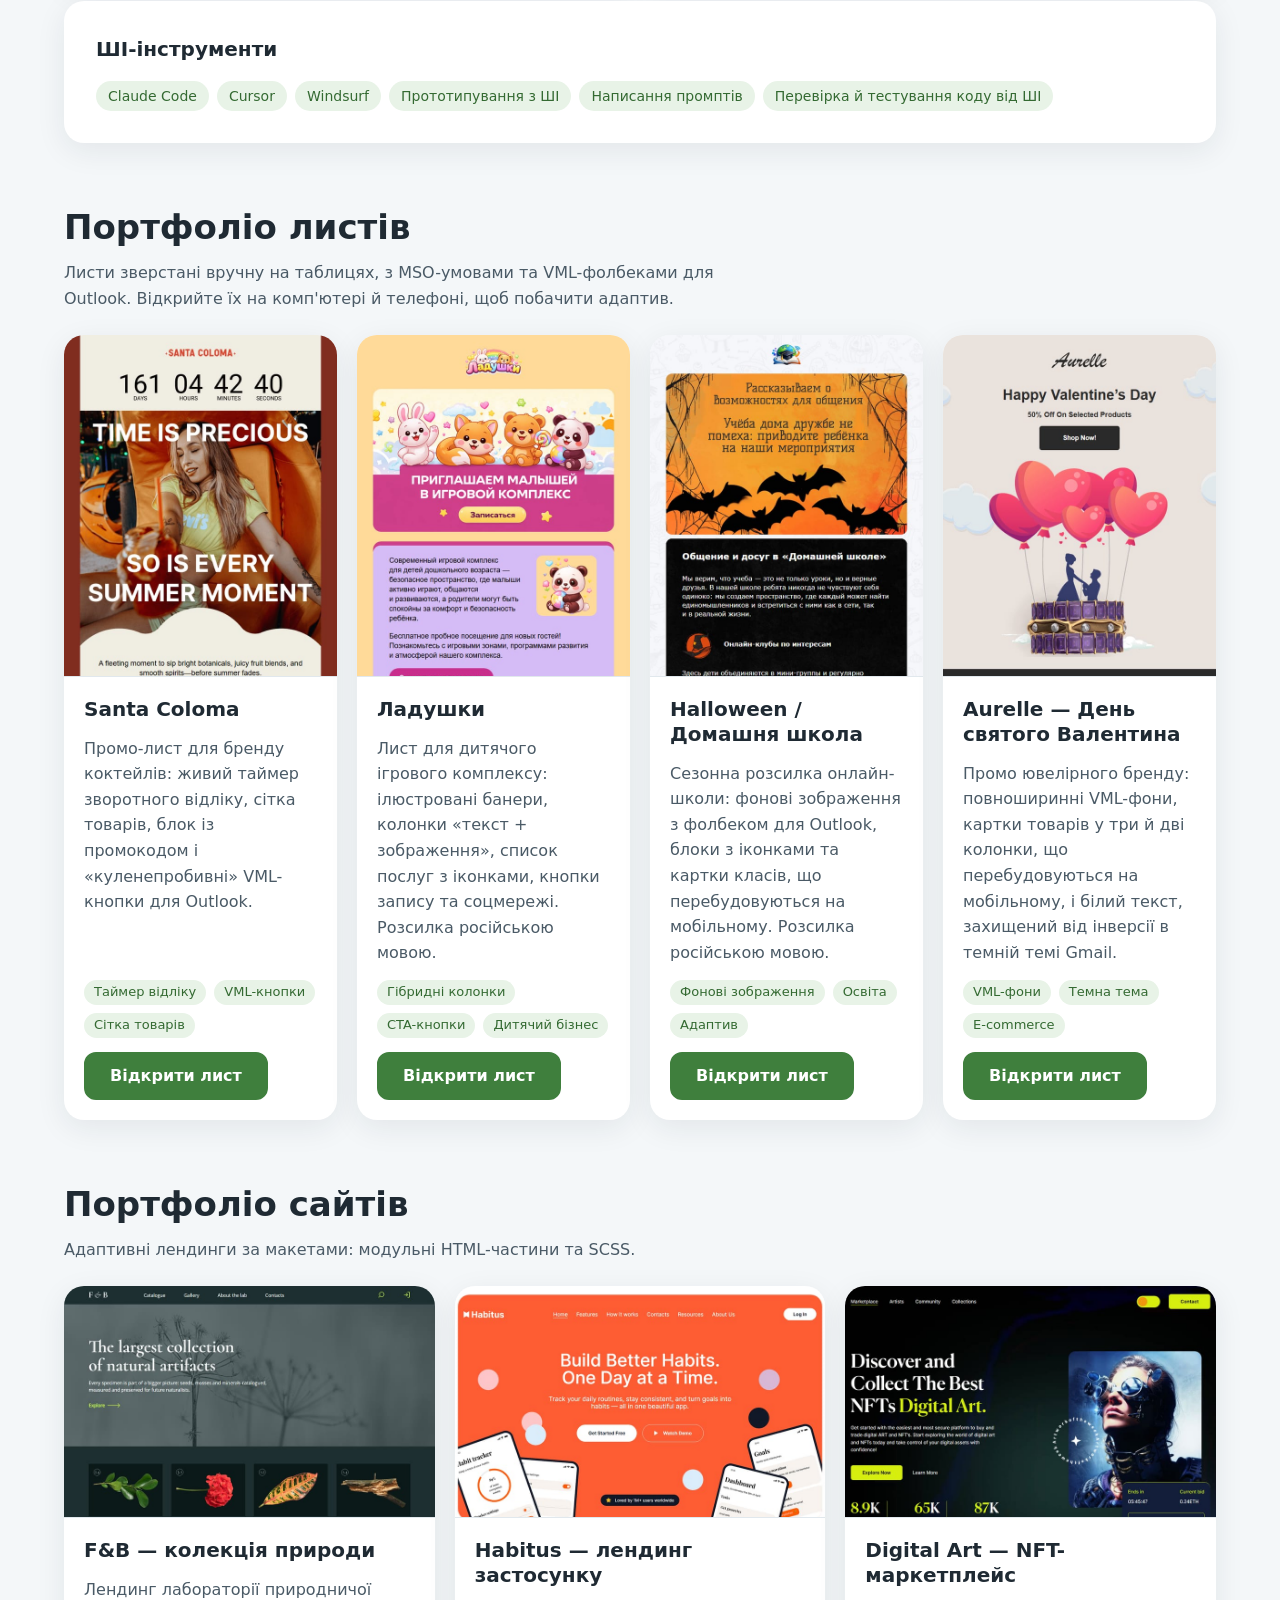
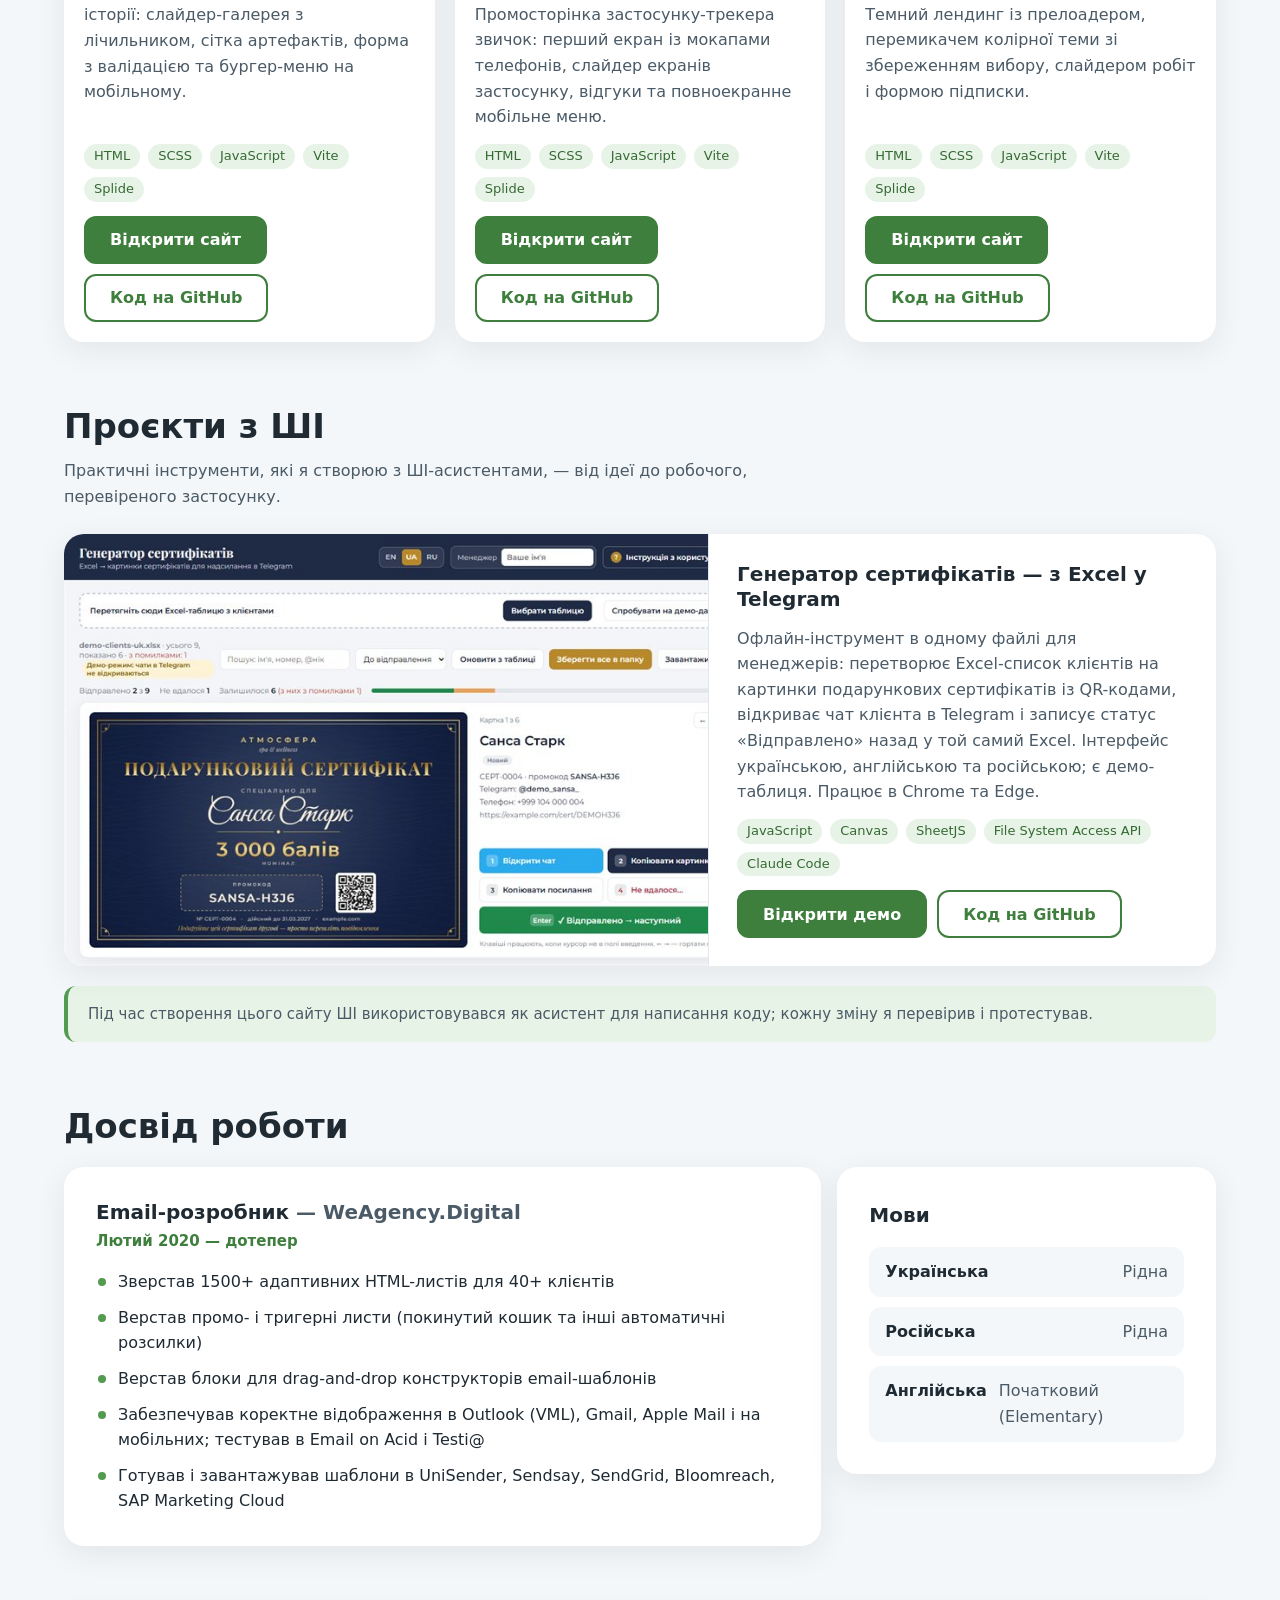
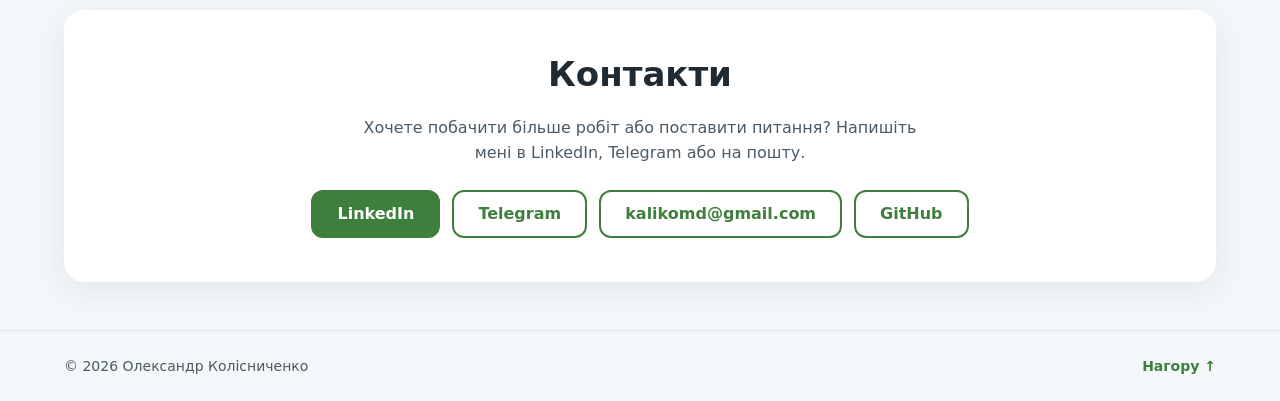
<file: uk/index.html>
<!DOCTYPE html>
<html lang="uk">

<head>
	<meta charset="utf-8">
	<meta name="viewport" content="width=device-width, initial-scale=1">
	<title>Олександр Колісниченко — Email-розробник і верстальник</title>
	<meta name="description" content="Email-розробник із досвідом понад 6 років: 1500+ адаптивних HTML-листів для 40+ клієнтів, а також адаптивні сайти та лендинги. Портфоліо і резюме.">
	<meta name="author" content="Олександр Колісниченко">
	<meta name="theme-color" content="#f4f7f9">

	<meta property="og:type" content="website">
	<meta property="og:site_name" content="Олександр Колісниченко">
	<meta property="og:title" content="Олександр Колісниченко — Email-розробник і верстальник">
	<meta property="og:description" content="6+ років, 1500+ адаптивних HTML-листів для 40+ клієнтів. Портфоліо листів і сайтів.">
	<meta property="og:url" content="https://kolesander-2020.github.io/uk/">
	<meta property="og:image" content="https://kolesander-2020.github.io/img/og-image.png">
	<meta property="og:image:width" content="1200">
	<meta property="og:image:height" content="630">
	<meta property="og:image:alt" content="Олександр Колісниченко — Email-розробник і верстальник">
	<meta property="og:locale" content="uk_UA">
	<meta name="twitter:card" content="summary_large_image">

	<link rel="canonical" href="https://kolesander-2020.github.io/uk/">
	<link rel="alternate" hreflang="en" href="https://kolesander-2020.github.io/">
	<link rel="alternate" hreflang="uk" href="https://kolesander-2020.github.io/uk/">
	<link rel="alternate" hreflang="ru" href="https://kolesander-2020.github.io/ru/">
	<link rel="alternate" hreflang="x-default" href="https://kolesander-2020.github.io/">

	<link rel="icon" type="image/png" sizes="32x32" href="../img/favicon-32x32.png">
	<link rel="apple-touch-icon" href="../img/apple-touch-icon.png">
	<link rel="stylesheet" href="../css/style.css">
</head>

<body>
	<a class="skip-link" href="#main">Перейти до вмісту</a>

	<header class="header">
		<div class="container header_inner">
			<a class="logo" href="#top" aria-label="Олександр Колісниченко — на початок сторінки">
				<span class="logo_mark" aria-hidden="true">AK</span>
				<span class="logo_name">Олександр Колісниченко</span>
			</a>

			<ul class="lang-switch" aria-label="Мова">
				<li><a class="lang-switch_link" href="../" lang="en" hreflang="en" title="English">EN</a></li>
				<li><a class="lang-switch_link" href="./" lang="uk" hreflang="uk" aria-current="page" title="Українська">UA</a></li>
				<li><a class="lang-switch_link" href="../ru/" lang="ru" hreflang="ru" title="Русский">RU</a></li>
			</ul>

			<button class="burger js-burger" type="button" aria-label="Відкрити меню" data-label-open="Відкрити меню" data-label-close="Закрити меню" aria-expanded="false" aria-controls="nav">
				<span class="burger_line"></span>
			</button>

			<nav class="nav js-nav" id="nav" aria-label="Головне меню">
				<ul class="nav_list">
					<li><a class="nav_link" href="#about">Про мене</a></li>
					<li><a class="nav_link" href="#skills">Навички</a></li>
					<li><a class="nav_link" href="#emails">Листи</a></li>
					<li><a class="nav_link" href="#websites">Сайти</a></li>
					<li><a class="nav_link" href="#ai-projects">Проєкти з ШІ</a></li>
					<li><a class="nav_link" href="#experience">Досвід</a></li>
					<li><a class="nav_link nav_link-accent" href="#contact">Контакти</a></li>
				</ul>
			</nav>
		</div>
	</header>

	<main id="main">
		<section class="hero" id="top" aria-labelledby="hero-title">
			<div class="container">
				<div class="hero_card card">
					<img class="hero_banner" src="../img/banner_top.png" width="1200" height="146" alt="">
					<div class="hero_body">
						<p class="hero_kicker">Привіт, я</p>
						<h1 class="hero_title" id="hero-title">Олександр Колісниченко</h1>
						<p class="hero_role">Email-розробник і верстальник</p>
						<p class="hero_text">Перетворюю макети на точні адаптивні HTML-листи, які коректно відображаються від Outlook до Apple Mail, — і верстаю акуратні швидкі сайти та лендинги.</p>
						<div class="hero_actions">
							<a class="btn btn-primary" href="#emails">Переглянути роботи</a>
							<a class="btn btn-outline" href="#contact">Зв'язатися</a>
						</div>
					</div>
				</div>
			</div>
		</section>

		<section class="section" id="about" aria-labelledby="about-title">
			<div class="container">
				<h2 class="section_title" id="about-title">Про мене</h2>
				<div class="card about_card">
					<p class="about_text">Email-розробник із досвідом понад 6 років у WeAgency.Digital. Зверстав понад 1500 адаптивних HTML-листів для 40+ клієнтів — від промо-розсилок і тригерних листів для e-commerce до новинних листів для освітніх і дитячих проєктів. Також верстаю блоки для конструкторів email-шаблонів, адаптивні сайти та лендинги. Більшість комерційних робіт під NDA — нижче представлені демонстраційні та навчальні проєкти.</p>
					<ul class="facts" aria-label="Ключові цифри">
						<li class="fact"><span class="fact_num">6+</span><span class="fact_label">років в email-розробці</span></li>
						<li class="fact"><span class="fact_num">1500+</span><span class="fact_label">адаптивних HTML-листів</span></li>
						<li class="fact"><span class="fact_num">40+</span><span class="fact_label">клієнтів</span></li>
					</ul>
				</div>
			</div>
		</section>

		<section class="section" id="skills" aria-labelledby="skills-title">
			<div class="container">
				<h2 class="section_title" id="skills-title">Навички</h2>
				<div class="skills">
					<div class="card skills_group">
						<h3 class="skills_title">Email</h3>
						<ul class="tags">
							<li class="tag">Таблична верстка HTML/CSS</li>
							<li class="tag">Гібридна / гумова верстка</li>
							<li class="tag">Тригерні листи (покинутий кошик тощо)</li>
							<li class="tag">Блоки для конструкторів шаблонів</li>
							<li class="tag">Outlook (VML)</li>
							<li class="tag">Gmail</li>
							<li class="tag">Apple Mail</li>
							<li class="tag">Темна тема</li>
							<li class="tag">Email on Acid</li>
							<li class="tag">Testi@</li>
							<li class="tag">UniSender</li>
							<li class="tag">Sendsay</li>
							<li class="tag">SendGrid</li>
							<li class="tag">Bloomreach</li>
							<li class="tag">SAP Marketing Cloud</li>
						</ul>
					</div>
					<div class="card skills_group">
						<h3 class="skills_title">Веб</h3>
						<ul class="tags">
							<li class="tag">HTML5</li>
							<li class="tag">CSS3</li>
							<li class="tag">SCSS</li>
							<li class="tag">JavaScript</li>
							<li class="tag">Vite</li>
							<li class="tag">Адаптивні зображення (WebP/AVIF, @2x)</li>
							<li class="tag">SVG-спрайти</li>
							<li class="tag">Splide</li>
						</ul>
					</div>
					<div class="card skills_group skills_group-wide">
						<h3 class="skills_title">ШІ-інструменти</h3>
						<ul class="tags">
							<li class="tag">Claude Code</li>
							<li class="tag">Cursor</li>
							<li class="tag">Windsurf</li>
							<li class="tag">Прототипування з ШІ</li>
							<li class="tag">Написання промптів</li>
							<li class="tag">Перевірка й тестування коду від ШІ</li>
						</ul>
					</div>
				</div>
			</div>
		</section>

		<section class="section" id="emails" aria-labelledby="emails-title">
			<div class="container">
				<h2 class="section_title" id="emails-title">Портфоліо листів</h2>
				<p class="section_lead">Листи зверстані вручну на таблицях, з MSO-умовами та VML-фолбеками для Outlook. Відкрийте їх на комп'ютері й телефоні, щоб побачити адаптив.</p>
				<ul class="works works-emails">
					<li class="card work">
						<img class="work_img" src="../img/email_santa.jpg" width="600" height="750" loading="lazy" alt="Лист Santa Coloma: логотип бренду, таймер зворотного відліку та літнє фото з коктейлем">
						<div class="work_body">
							<h3 class="work_title">Santa Coloma</h3>
							<p class="work_text">Промо-лист для бренду коктейлів: живий таймер зворотного відліку, сітка товарів, блок із промокодом і «куленепробивні» VML-кнопки для Outlook.</p>
							<ul class="tags tags-small">
								<li class="tag">Таймер відліку</li>
								<li class="tag">VML-кнопки</li>
								<li class="tag">Сітка товарів</li>
							</ul>
							<a class="btn btn-primary work_btn" href="../emails/Santa_Coloma/Santa_Coloma.html" target="_blank" rel="noopener">Відкрити лист<span class="visually-hidden"> Santa Coloma (відкриється в новій вкладці)</span></a>
						</div>
					</li>
					<li class="card work">
						<img class="work_img" src="../img/email_ladushki.jpg" width="600" height="750" loading="lazy" alt="Лист «Ладушки» для дитячого ігрового комплексу з яскравим ілюстрованим банером">
						<div class="work_body">
							<h3 class="work_title">Ладушки</h3>
							<p class="work_text">Лист для дитячого ігрового комплексу: ілюстровані банери, колонки «текст + зображення», список послуг з іконками, кнопки запису та соцмережі. Розсилка російською мовою.</p>
							<ul class="tags tags-small">
								<li class="tag">Гібридні колонки</li>
								<li class="tag">CTA-кнопки</li>
								<li class="tag">Дитячий бізнес</li>
							</ul>
							<a class="btn btn-primary work_btn" href="../emails/Ladushki/Ladushki.html" target="_blank" rel="noopener">Відкрити лист<span class="visually-hidden"> Ладушки (відкриється в новій вкладці)</span></a>
						</div>
					</li>
					<li class="card work">
						<img class="work_img" src="../img/email_halloween.jpg" width="600" height="750" loading="lazy" alt="Лист у стилі Halloween для онлайн-школи «Домашня школа»">
						<div class="work_body">
							<h3 class="work_title">Halloween / Домашня школа</h3>
							<p class="work_text">Сезонна розсилка онлайн-школи: фонові зображення з фолбеком для Outlook, блоки з іконками та картки класів, що перебудовуються на мобільному. Розсилка російською мовою.</p>
							<ul class="tags tags-small">
								<li class="tag">Фонові зображення</li>
								<li class="tag">Освіта</li>
								<li class="tag">Адаптив</li>
							</ul>
							<a class="btn btn-primary work_btn" href="../emails/Email_Halloween/Email_Halloween.html" target="_blank" rel="noopener">Відкрити лист<span class="visually-hidden"> Halloween / Домашня школа (відкриється в новій вкладці)</span></a>
						</div>
					</li>
					<li class="card work">
						<img class="work_img" src="../img/email_valentines.jpg" width="600" height="750" loading="lazy" alt="Лист ювелірного бренду Aurelle до Дня святого Валентина з повітряними кулями-сердечками">
						<div class="work_body">
							<h3 class="work_title">Aurelle — День святого Валентина</h3>
							<p class="work_text">Промо ювелірного бренду: повноширинні VML-фони, картки товарів у три й дві колонки, що перебудовуються на мобільному, і білий текст, захищений від інверсії в темній темі Gmail.</p>
							<ul class="tags tags-small">
								<li class="tag">VML-фони</li>
								<li class="tag">Темна тема</li>
								<li class="tag">E-commerce</li>
							</ul>
							<a class="btn btn-primary work_btn" href="../emails/Valentines_Day/Valentines_Day.html" target="_blank" rel="noopener">Відкрити лист<span class="visually-hidden"> Aurelle (відкриється в новій вкладці)</span></a>
						</div>
					</li>
				</ul>
			</div>
		</section>

		<section class="section" id="websites" aria-labelledby="websites-title">
			<div class="container">
				<h2 class="section_title" id="websites-title">Портфоліо сайтів</h2>
				<p class="section_lead">Адаптивні лендинги за макетами: модульні HTML-частини та SCSS.</p>
				<ul class="works works-sites">
					<li class="card work">
						<img class="work_img" src="../img/site_fb.jpg" width="800" height="500" loading="lazy" alt="Лендинг F&amp;B — колекція природних артефактів">
						<div class="work_body">
							<h3 class="work_title">F&amp;B — колекція природи</h3>
							<p class="work_text">Лендинг лабораторії природничої історії: слайдер-галерея з лічильником, сітка артефактів, форма з валідацією та бургер-меню на мобільному.</p>
							<ul class="tags tags-small">
								<li class="tag">HTML</li>
								<li class="tag">SCSS</li>
								<li class="tag">JavaScript</li>
								<li class="tag">Vite</li>
								<li class="tag">Splide</li>
							</ul>
							<div class="work_actions">
								<a class="btn btn-primary" href="https://kolesander-2020.github.io/fb-natural-collection/" target="_blank" rel="noopener">Відкрити сайт<span class="visually-hidden"> F&amp;B (відкриється в новій вкладці)</span></a>
								<a class="btn btn-outline" href="https://github.com/KOLESANDER-2020/fb-natural-collection" target="_blank" rel="noopener">Код на GitHub<span class="visually-hidden"> F&amp;B (відкриється в новій вкладці)</span></a>
							</div>
						</div>
					</li>
					<li class="card work">
						<img class="work_img" src="../img/site_habitus.jpg" width="800" height="500" loading="lazy" alt="Лендинг застосунку-трекера звичок Habitus з мокапами телефонів">
						<div class="work_body">
							<h3 class="work_title">Habitus — лендинг застосунку</h3>
							<p class="work_text">Промосторінка застосунку-трекера звичок: перший екран із мокапами телефонів, слайдер екранів застосунку, відгуки та повноекранне мобільне меню.</p>
							<ul class="tags tags-small">
								<li class="tag">HTML</li>
								<li class="tag">SCSS</li>
								<li class="tag">JavaScript</li>
								<li class="tag">Vite</li>
								<li class="tag">Splide</li>
							</ul>
							<div class="work_actions">
								<a class="btn btn-primary" href="https://kolesander-2020.github.io/habitus-landing/" target="_blank" rel="noopener">Відкрити сайт<span class="visually-hidden"> Habitus (відкриється в новій вкладці)</span></a>
								<a class="btn btn-outline" href="https://github.com/KOLESANDER-2020/habitus-landing" target="_blank" rel="noopener">Код на GitHub<span class="visually-hidden"> Habitus (відкриється в новій вкладці)</span></a>
							</div>
						</div>
					</li>
					<li class="card work">
						<img class="work_img" src="../img/site_marketplace.jpg" width="800" height="500" loading="lazy" alt="Лендинг NFT-маркетплейсу Digital Art з темним першим екраном">
						<div class="work_body">
							<h3 class="work_title">Digital Art — NFT-маркетплейс</h3>
							<p class="work_text">Темний лендинг із прелоадером, перемикачем колірної теми зі збереженням вибору, слайдером робіт і формою підписки.</p>
							<ul class="tags tags-small">
								<li class="tag">HTML</li>
								<li class="tag">SCSS</li>
								<li class="tag">JavaScript</li>
								<li class="tag">Vite</li>
								<li class="tag">Splide</li>
							</ul>
							<div class="work_actions">
								<a class="btn btn-primary" href="https://kolesander-2020.github.io/digital-art-nft-landing/" target="_blank" rel="noopener">Відкрити сайт<span class="visually-hidden"> Digital Art (відкриється в новій вкладці)</span></a>
								<a class="btn btn-outline" href="https://github.com/KOLESANDER-2020/digital-art-nft-landing" target="_blank" rel="noopener">Код на GitHub<span class="visually-hidden"> Digital Art (відкриється в новій вкладці)</span></a>
							</div>
						</div>
					</li>
				</ul>
			</div>
		</section>

		<section class="section" id="ai-projects" aria-labelledby="ai-title">
			<div class="container">
				<h2 class="section_title" id="ai-title">Проєкти з ШІ</h2>
				<p class="section_lead">Практичні інструменти, які я створюю з ШІ-асистентами, — від ідеї до робочого, перевіреного застосунку.</p>
				<ul class="works works-ai">
					<li class="card work work-wide">
						<img class="work_img" src="../img/site_certificates_uk.jpg" width="800" height="500" loading="lazy" alt="Генератор сертифікатів: подарунковий сертифікат із QR-кодом поруч із карткою клієнта та кнопками надсилання в Telegram">
						<div class="work_body">
							<h3 class="work_title">Генератор сертифікатів — з Excel у Telegram</h3>
							<p class="work_text">Офлайн-інструмент в одному файлі для менеджерів: перетворює Excel-список клієнтів на картинки подарункових сертифікатів із QR-кодами, відкриває чат клієнта в Telegram і записує статус «Відправлено» назад у той самий Excel. Інтерфейс українською, англійською та російською; є демо-таблиця. Працює в Chrome та Edge.</p>
							<ul class="tags tags-small">
								<li class="tag">JavaScript</li>
								<li class="tag">Canvas</li>
								<li class="tag">SheetJS</li>
								<li class="tag">File System Access API</li>
								<li class="tag">Claude Code</li>
							</ul>
							<div class="work_actions">
								<a class="btn btn-primary" href="https://kolesander-2020.github.io/certificate-generator/?lang=uk" target="_blank" rel="noopener">Відкрити демо<span class="visually-hidden"> (відкриється в новій вкладці)</span></a>
								<a class="btn btn-outline" href="https://github.com/KOLESANDER-2020/certificate-generator" target="_blank" rel="noopener">Код на GitHub<span class="visually-hidden"> (відкриється в новій вкладці)</span></a>
							</div>
						</div>
					</li>
				</ul>
				<p class="ai-note">Під час створення цього сайту ШІ використовувався як асистент для написання коду; кожну зміну я перевірив і протестував.</p>
			</div>
		</section>

		<section class="section" id="experience" aria-labelledby="experience-title">
			<div class="container">
				<h2 class="section_title" id="experience-title">Досвід роботи</h2>
				<div class="experience">
					<article class="card job">
						<div class="job_head">
							<h3 class="job_title">Email-розробник <span class="job_company">— WeAgency.Digital</span></h3>
							<p class="job_date"><time datetime="2020-02">Лютий 2020</time> — дотепер</p>
						</div>
						<ul class="job_list">
							<li>Зверстав 1500+ адаптивних HTML-листів для 40+ клієнтів</li>
							<li>Верстав промо- і тригерні листи (покинутий кошик та інші автоматичні розсилки)</li>
							<li>Верстав блоки для drag-and-drop конструкторів email-шаблонів</li>
							<li>Забезпечував коректне відображення в Outlook (VML), Gmail, Apple Mail і на мобільних; тестував в Email on Acid і Testi@</li>
							<li>Готував і завантажував шаблони в UniSender, Sendsay, SendGrid, Bloomreach, SAP Marketing Cloud</li>
						</ul>
					</article>

					<div class="card languages">
						<h3 class="skills_title">Мови</h3>
						<ul class="lang_list">
							<li class="lang"><span class="lang_name">Українська</span><span class="lang_level">Рідна</span></li>
							<li class="lang"><span class="lang_name">Російська</span><span class="lang_level">Рідна</span></li>
							<li class="lang"><span class="lang_name">Англійська</span><span class="lang_level">Початковий (Elementary)</span></li>
						</ul>
					</div>
				</div>
			</div>
		</section>

		<section class="section" id="contact" aria-labelledby="contact-title">
			<div class="container">
				<div class="card contact">
					<h2 class="section_title" id="contact-title">Контакти</h2>
					<p class="contact_text">Хочете побачити більше робіт або поставити питання? Напишіть мені в LinkedIn, Telegram або на пошту.</p>
					<div class="contact_actions">
						<a class="btn btn-primary" href="https://www.linkedin.com/in/aleksandr-kolesnichenko-676724246/" target="_blank" rel="noopener">LinkedIn<span class="visually-hidden"> (відкриється в новій вкладці)</span></a>
						<a class="btn btn-outline" href="https://t.me/Kolesander" target="_blank" rel="noopener">Telegram<span class="visually-hidden"> (відкриється в новій вкладці)</span></a>
						<a class="btn btn-outline" href="mailto:kalikomd@gmail.com">kalikomd@gmail.com</a>
						<a class="btn btn-outline" href="https://github.com/KOLESANDER-2020" target="_blank" rel="noopener">GitHub<span class="visually-hidden"> (відкриється в новій вкладці)</span></a>
					</div>
				</div>
			</div>
		</section>
	</main>

	<footer class="footer">
		<div class="container footer_inner">
			<p>&copy; <span class="js-year">2025</span> Олександр Колісниченко</p>
			<a class="footer_link" href="#top">Нагору ↑</a>
		</div>
	</footer>

	<script src="../js/main.js"></script>
</body>

</html>
</file>
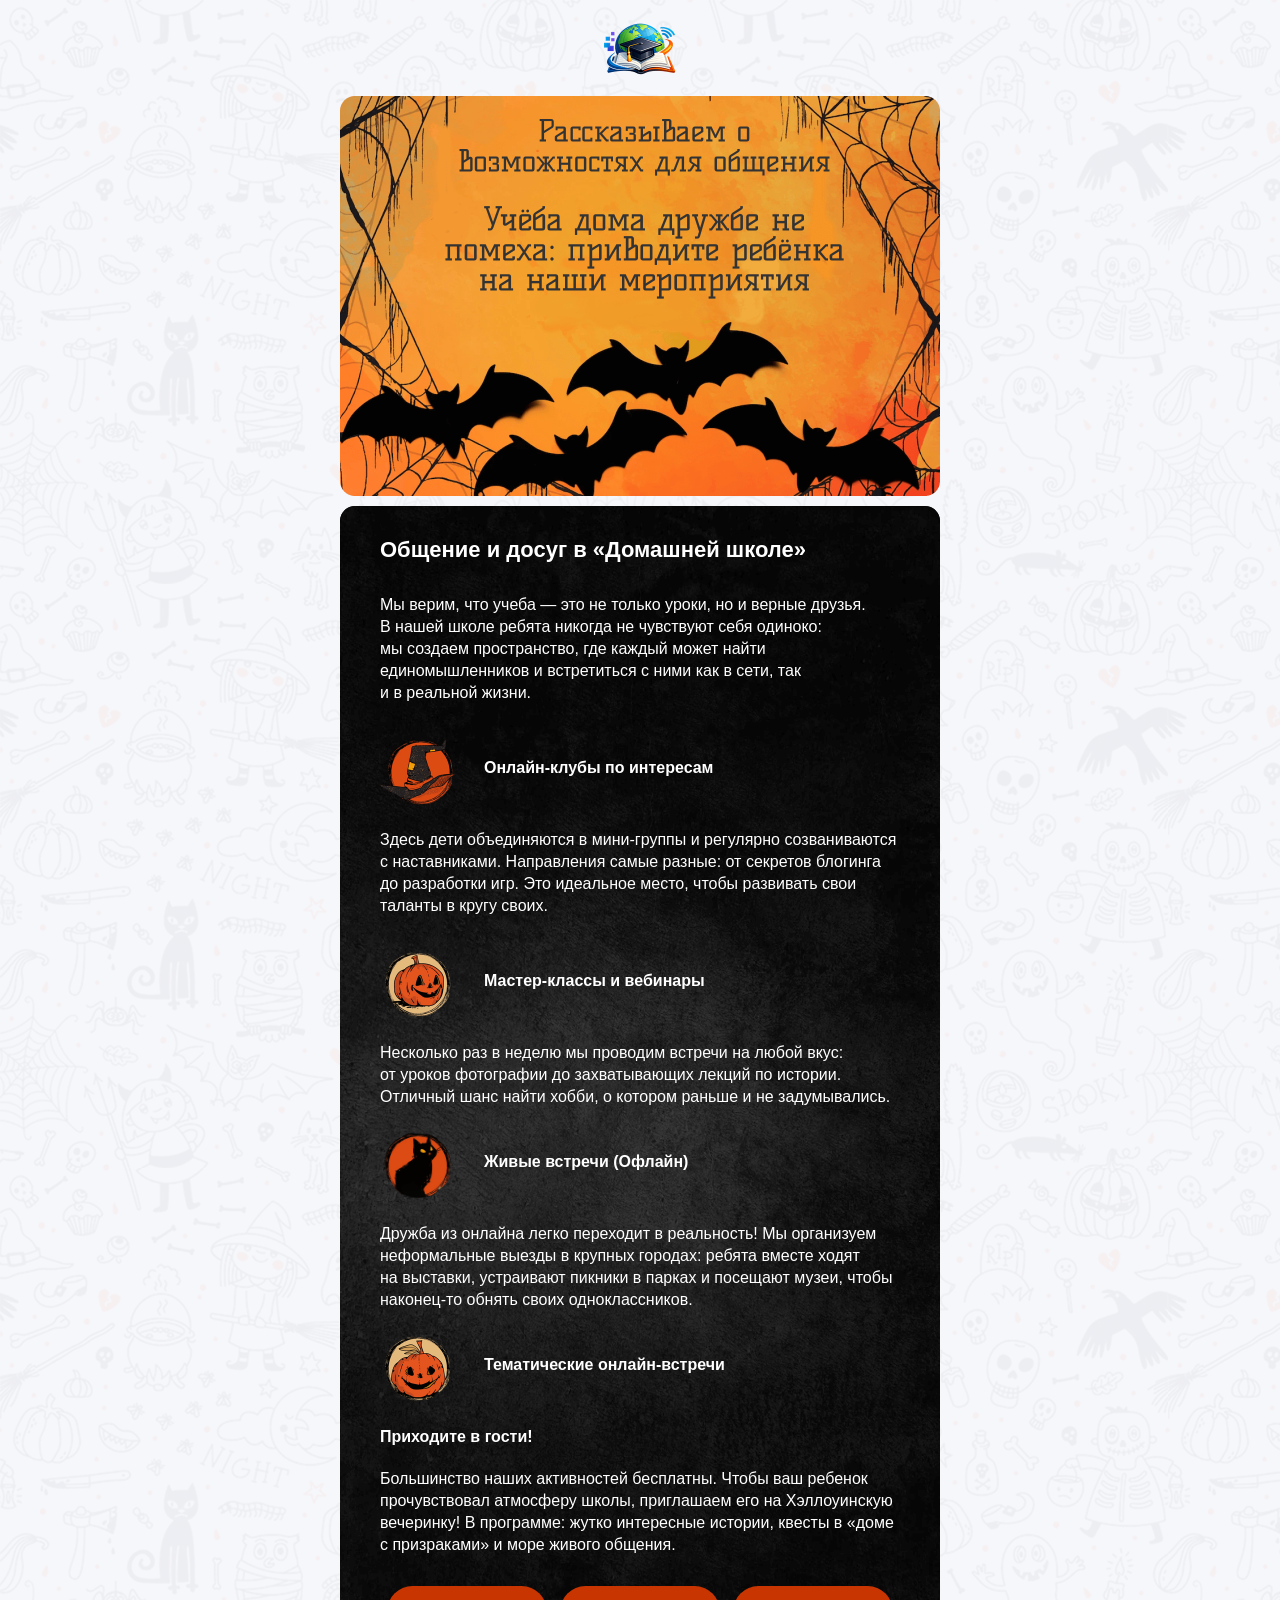
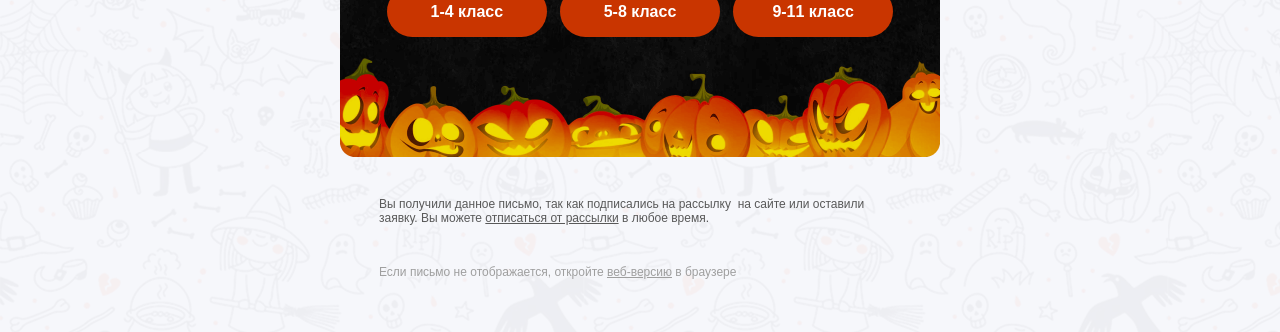
<file: emails/Email_Halloween/Email_Halloween.html>
<!DOCTYPE html PUBLIC "-//W3C//DTD XHTML 1.0 Transitional//EN" "http://www.w3.org/TR/xhtml1/DTD/xhtml1-transitional.dtd">
<html xmlns="http://www.w3.org/1999/xhtml" lang="en" lang="ru" xml:lang="en"
	  xmlns:v="urn:schemas-microsoft-com:vml"
	  xmlns:o="urn:schemas-microsoft-com:office:office">
<head>
	<title>Halloween — Home School Email | Aleksandr Kolesnichenko</title>
	<meta http-equiv="Content-Type" content="text/html; charset=utf-8" />
	<meta name="viewport" content="width=device-width, initial-scale=1.0" />
	<meta content="telephone=no" name="format-detection">
	<!--[if !mso]><!-->
	<meta http-equiv="X-UA-Compatible" content="IE=edge" />
	<!--<![endif]-->

	<!-- Стили -->
	<style type="text/css">
		.ExternalClass{width:100%}.ExternalClass, .ExternalClass p, .ExternalClass span, .ExternalClass font, .ExternalClass td, .ExternalClass div{line-height:100%}
		body{-webkit-text-size-adjust:none;-ms-text-size-adjust:none}
		body{
			margin:0;padding:0;
			background:#f6f7fb;
			color:#333333;
			font-family: Verdana, Arial, sans-serif;
			font-size:16px;
			line-height: 24px;
		}
		table td{border-collapse:collapse}
		p{margin:0;padding:0;}
		h1,h2,h3,h4,h5,h6{color:black;line-height:100%}
		a,a:link{color:#0070cc;text-decoration:none}
		a:visited{color:#3c96e2;text-decoration:none}
		a:focus{color:#3c96e2;text-decoration:underline}a:hover{color:#3c96e2;text-decoration:underline}
		u + .body .gmail-blend-screen { background:#000000; mix-blend-mode:screen; }
        u + .body .gmail-blend-difference { background:#000000; mix-blend-mode:difference; }
		@media only screen and (max-device-width: 480px){body[yahoo] #container1{display:block !important}body[yahoo] p{font-size:10px}}
		@media only screen and (min-device-width: 778px) and (max-device-width: 1024px) {body[yahoo] #container1{display:block !important}body[yahoo] p{font-size:12px}}
		@media only screen and (max-width: 630px), only screen and (max-device-width: 630px) {
			.flexible{width: 100% !important;
				max-width: 100% !important;
				height: auto !important;}
			.img-flex img{width: 100% !important; height: auto !important;}

		}
		@media only screen and (max-width: 560px), only screen and (max-device-width: 560px) {
			.heading-mobile {
				font-size: 21px !important;
				line-height: 24px !important;
			}
			.mob-hide {
				display: none !important;
				font-size: 0 !important;
				visibility: hidden !important;
				line-height: 0 !important;
			}
			.show-mobile {
				font-size: 14px !important;
				line-height: 20px !important;
				display: block !important;
				width: 100% !important;
				height: auto !important;
			}
		}
	</style>
	<!-- Стили -->
</head>
<body bgcolor="#f6f7fb" class="body" style="margin: 0; padding: 0; background: #f6f7fb; color: #333333; font-family: Verdana, Arial, sans-serif; font-size: 16px;">
<table width="100%" border="0" cellspacing="0" cellpadding="0">
	<tr>
		<td bgcolor="#f6f7fb" valign="top" align="left" background="bg_main.png" style="background-image: url(bg_main.png);">
			<table width="100%" cellpadding="0" cellspacing="0" border="0">
				<tr>
					<td align="center" style="padding-left: 10px; padding-right: 10px; padding-bottom: 50px;">
						<!--[if gte mso 10]> <table align="center" width="600" border="0" cellpadding="0" cellspacing="0"><tr><td> <![endif]-->
						<table width="600" style="max-width: 600px; width: 100%; min-width: 300px;" border="0" cellspacing="0" cellpadding="0">
							<!--pre-header-->
							<tr>
								<td style="font-family: Verdana, Arial, sans-serif; font-size: 0; line-height: 0; color: #f6f7fb;">
									Учёба дома
									<span>&#10240;&#10240;&#10240;&#10240;&#10240;&#10240;&#10240;&#10240;&#10240;&#10240;&#10240;&#10240;&#10240;&#10240;&#10240;&#10240;&#10240;&#10240;&#10240;&#10240;&#10240;&#10240;&#10240;&#10240;&#10240;&#10240;&#10240;&#10240;&#10240;&#10240;&#10240;&#10240;&#10240;&#10240;&#10240;&#10240;&#10240;&#10240;&#10240;&#10240;&#10240;&#10240;&#10240;&#10240;&#10240;&#10240;&#10240;&#10240;&#10240;&#10240;&#10240;&#10240;&#10240;&#10240;&#10240;&#10240;&#10240;&#10240;&#10240;&#10240;&#10240;&#10240;&#10240;&#10240;&#10240;&#10240;&#10240;&#10240;&#10240;&#10240;&#10240;&#10240;&#10240;&#10240;&#10240;&#10240;&#10240;&#10240;&#10240;&#10240;&#10240;&#10240;&#10240;&#10240;&#10240;&#10240;&#10240;&#10240;&#10240;&#10240;&#10240;&#10240;&#10240;&#10240;&#10240;&#10240;&#10240;&#10240;&#10240;&#10240;&#10240;&#10240;&#10240;&#10240;&#10240;&#10240;&#10240;&#10240;&#10240;&#10240;&#10240;&#10240;&#10240;&#10240;&#10240;&#10240;&#10240;&#10240;&#10240;&#10240;&#10240;&#10240;&#10240;&#10240;&#10240;&#10240;&#10240;&#10240;&#10240;&#10240;&#10240;&#10240;&#10240;&#10240;&#10240;&#10240;&#10240;&#10240;&#10240;&#10240;&#10240;&#10240;&#10240;&#10240;&#10240;&#10240;&#10240;&#10240;&#10240;&#10240;&#10240;&#10240;&#10240;&#10240;&#10240;&#10240;</span>
									<span> &nbsp;&zwnj;&nbsp;&#8195;&#8195;&#8195;&#8195;&#8195;&zwnj;&nbsp;&#8195;&#8195;&#8195;&#8195;&#8195;&zwnj;&nbsp;&#8195;&#8195;&#8195;&#8195;&#8195;&zwnj;&nbsp;&#8195;&#8195;&#8195;&#8195;&#8195; &zwnj;&nbsp;&#8195;&#8195;&#8195;&#8195;&#8195;&zwnj;&nbsp;&#8195;&#8195;&#8195;&#8195;&#8195;&zwnj;&nbsp;&#8195;&#8195;&#8195;&#8195;&#8195;&zwnj;&nbsp;&#8195;&#8195;&#8195;&#8195;&#8195;&zwnj; &nbsp;&zwnj;&nbsp;&#8195;&#8195;&#8195;&#8195;&#8195;&zwnj;&nbsp;&#8195;&#8195;&#8195;&#8195;&#8195;&zwnj;&nbsp;&#8195;&#8195;&#8195;&#8195;&#8195;&zwnj;&nbsp;&#8195;&#8195;&#8195;&#8195;&#8195; &nbsp;&zwnj;&nbsp;&#8195;&#8195;&#8195;&#8195;&#8195;&zwnj;&nbsp;&#8195;&#8195;&#8195;&#8195;&#8195;&zwnj;&nbsp;&#8195;&#8195;&#8195;&#8195;&#8195;&zwnj;&nbsp;&#8195;&#8195;&#8195;&#8195;&#8195; &zwnj;&nbsp;&#8195;&#8195;&#8195;&#8195;&#8195;&zwnj;&nbsp;&#8195;&#8195;&#8195;&#8195;&#8195;&zwnj;&nbsp;&#8195;&#8195;&#8195;&#8195;&#8195;&zwnj;&nbsp;&#8195;&#8195;&#8195;&#8195;&#8195;&zwnj; &nbsp;&zwnj;&nbsp;&#8195;&#8195;&#8195;&#8195;&#8195;&zwnj;&nbsp;&#8195;&#8195;&#8195;&#8195;&#8195;&zwnj;&nbsp;&#8195;&#8195;&#8195;&#8195;&#8195;&zwnj;&nbsp;&#8195;&#8195;&#8195;&#8195;&#8195; &nbsp;&zwnj;&nbsp;&#8195;&#8195;&#8195;&#8195;&#8195;&zwnj;&nbsp;&#8195;&#8195;&#8195;&#8195;&#8195;&zwnj;&nbsp;&#8195;&#8195;&#8195;&#8195;&#8195;&zwnj;&nbsp;&#8195;&#8195;&#8195;&#8195;&#8195; &zwnj;&nbsp;&#8195;&#8195;&#8195;&#8195;&#8195;&zwnj;&nbsp;&#8195;&#8195;&#8195;&#8195;&#8195;&zwnj;&nbsp;&#8195;&#8195;&#8195;&#8195;&#8195;&zwnj;&nbsp;&#8195;&#8195;&#8195;&#8195;&#8195;&zwnj; &nbsp;&zwnj;&nbsp;&#8195;&#8195;&#8195;&#8195;&#8195;&zwnj;&nbsp;&#8195;&#8195;&#8195;&#8195;&#8195;&zwnj;&nbsp;&#8195;&#8195;&#8195;&#8195;&#8195;&zwnj;&nbsp;&#8195;&#8195;&#8195;&#8195;&#8195; &nbsp;&zwnj;&nbsp;&#8195;&#8195;&#8195;&#8195;&#8195;&zwnj;&nbsp;&#8195;&#8195;&#8195;&#8195;&#8195;&zwnj;&nbsp;&#8195;&#8195;&#8195;&#8195;&#8195;&zwnj;&nbsp;&#8195;&#8195;&#8195;&#8195;&#8195; &zwnj;&nbsp;&#8195;&#8195;&#8195;&#8195;&#8195;&zwnj;&nbsp;&#8195;&#8195;&#8195;&#8195;&#8195;&zwnj;&nbsp;&#8195;&#8195;&#8195;&#8195;&#8195;&zwnj;&nbsp;&#8195;&#8195;&#8195;&#8195;&#8195;&zwnj; &nbsp;&zwnj;&nbsp;&#8195;&#8195;&#8195;&#8195;&#8195;&zwnj;&nbsp;&#8195;&#8195;&#8195;&#8195;&#8195;&zwnj;&nbsp;&#8195;&#8195;&#8195;&#8195;&#8195;&zwnj;&nbsp;&#8195;&#8195;&#8195;&#8195;&#8195; &nbsp;&zwnj;&nbsp;&#8195;&#8195;&#8195;&#8195;&#8195;&zwnj;&nbsp;&#8195;&#8195;&#8195;&#8195;&#8195;&zwnj;&nbsp;&#8195;&#8195;&#8195;&#8195;&#8195;&zwnj;&nbsp;&#8195;&#8195;&#8195;&#8195;&#8195; &zwnj;&nbsp;&#8195;&#8195;&#8195;&#8195;&#8195;&zwnj;&nbsp;&#8195;&#8195;&#8195;&#8195;&#8195;&zwnj;&nbsp;&#8195;&#8195;&#8195;&#8195;&#8195;&zwnj;&nbsp;&#8195;&#8195;&#8195;&#8195;&#8195;&zwnj; &nbsp;&zwnj;&nbsp;&#8195;&#8195;&#8195;&#8195;&#8195;&zwnj;&nbsp;&#8195;&#8195;&#8195;&#8195;&#8195;&zwnj;&nbsp;&#8195;&#8195;&#8195;&#8195;&#8195;&zwnj;&nbsp;&#8195;&#8195;&#8195;&#8195;&#8195; &nbsp;&zwnj;&nbsp;&#8195;&#8195;&#8195;&#8195;&#8195;&zwnj;&nbsp;&#8195;&#8195;&#8195;&#8195;&#8195;&zwnj;&nbsp;&#8195;&#8195;&#8195;&#8195;&#8195;&zwnj;&nbsp;&#8195;&#8195;&#8195;&#8195;&#8195; &zwnj;&nbsp;&#8195;&#8195;&#8195;&#8195;&#8195;&zwnj;&nbsp;&#8195;&#8195;&#8195;&#8195;&#8195;&zwnj;&nbsp;&#8195;&#8195;&#8195;&#8195;&#8195;&zwnj;&nbsp;&#8195;&#8195;&#8195;&#8195;&#8195;&zwnj; &nbsp;&zwnj;&nbsp;&#8195;&#8195;&#8195;&#8195;&#8195;&zwnj;&nbsp;&#8195;&#8195;&#8195;&#8195;&#8195;&zwnj;&nbsp;&#8195;&#8195;&#8195;&#8195;&#8195;&zwnj;&nbsp;&#8195;&#8195;&#8195;&#8195;&#8195; &nbsp;&zwnj;&nbsp;&#8195;&#8195;&#8195;&#8195;&#8195;&zwnj;&nbsp;&#8195;&#8195;&#8195;&#8195;&#8195;&zwnj;&nbsp;&#8195;&#8195;&#8195;&#8195;&#8195;&zwnj;&nbsp;&#8195;&#8195;&#8195;&#8195;&#8195; &zwnj;&nbsp;&#8195;&#8195;&#8195;&#8195;&#8195;&zwnj;&nbsp;&#8195;&#8195;&#8195;&#8195;&#8195;&zwnj;&nbsp;&#8195;&#8195;&#8195;&#8195;&#8195;&zwnj;&nbsp;&#8195;&#8195;&#8195;&#8195;&#8195;&zwnj; &nbsp;&zwnj;&nbsp;&#8195;&#8195;&#8195;&#8195;&#8195;&zwnj;&nbsp;&#8195;&#8195;&#8195;&#8195;&#8195;&zwnj;&nbsp;&#8195;&#8195;&#8195;&#8195;&#8195;&zwnj;&nbsp;&#8195;&#8195;&#8195;&#8195;&#8195; &nbsp;&zwnj;&nbsp;&#8195;&#8195;&#8195;&#8195;&#8195;&zwnj;&nbsp;&#8195;&#8195;&#8195;&#8195;&#8195;&zwnj;&nbsp;&#8195;&#8195;&#8195;&#8195;&#8195;&zwnj;&nbsp;&#8195;&#8195;&#8195;&#8195;&#8195; &zwnj;&nbsp;&#8195;&#8195;&#8195;&#8195;&#8195;&zwnj;&nbsp;&#8195;&#8195;&#8195;&#8195;&#8195;&zwnj;&nbsp;&#8195;&#8195;&#8195;&#8195;&#8195;&zwnj;&nbsp;&#8195;&#8195;&#8195;&#8195;&#8195;&zwnj; &nbsp;&zwnj;&nbsp;&#8195;&#8195;&#8195;&#8195;&#8195;&zwnj;&nbsp;&#8195;&#8195;&#8195;&#8195;&#8195;&zwnj;&nbsp;&#8195;&#8195;&#8195;&#8195;&#8195;&zwnj;&nbsp;&#8195;&#8195;&#8195;&#8195;&#8195; &nbsp;&zwnj;&nbsp;&#8195;&#8195;&#8195;&#8195;&#8195;&zwnj;&nbsp;&#8195;&#8195;&#8195;&#8195;&#8195;&zwnj;&nbsp;&#8195;&#8195;&#8195;&#8195;&#8195;&zwnj;&nbsp;&#8195;&#8195;&#8195;&#8195;&#8195; &zwnj;&nbsp;&#8195;&#8195;&#8195;&#8195;&#8195;&zwnj;&nbsp;&#8195;&#8195;&#8195;&#8195;&#8195;&zwnj;&nbsp;&#8195;&#8195;&#8195;&#8195;&#8195;&zwnj;&nbsp;&#8195;&#8195;&#8195;&#8195;&#8195;&zwnj; &nbsp;&zwnj;&nbsp;&#8195;&#8195;&#8195;&#8195;&#8195;&zwnj;&nbsp;&#8195;&#8195;&#8195;&#8195;&#8195;&zwnj;&nbsp;&#8195;&#8195;&#8195;&#8195;&#8195;&zwnj;&nbsp;&#8195;&#8195;&#8195;&#8195;&#8195; &nbsp;&zwnj;&nbsp;&#8195;&#8195;&#8195;&#8195;&#8195;&zwnj;&nbsp;&#8195;&#8195;&#8195;&#8195;&#8195;&zwnj;&nbsp;&#8195;&#8195;&#8195;&#8195;&#8195;&zwnj;&nbsp;&#8195;&#8195;&#8195;&#8195;&#8195; &zwnj;&nbsp;&#8195;&#8195;&#8195;&#8195;&#8195;&zwnj;&nbsp;&#8195;&#8195;&#8195;&#8195;&#8195;&zwnj;&nbsp;&#8195;&#8195;&#8195;&#8195;&#8195;&zwnj;&nbsp;&#8195;&#8195;&#8195;&#8195;&#8195;&zwnj; &nbsp;&zwnj;&nbsp;&#8195;&#8195;&#8195;&#8195;&#8195;&zwnj;&nbsp;&#8195;&#8195;&#8195;&#8195;&#8195;&zwnj;&nbsp;&#8195;&#8195;&#8195;&#8195;&#8195;&zwnj;&nbsp;&#8195;&#8195;&#8195;&#8195;&#8195; </span>
								</td>
							</tr>
							<!--/pre-header-->
							<tr>
								<td  align="center">
									<!-- Шапка -->
									<table width="100%" border="0" cellspacing="0" cellpadding="0">
										<tr>
											<td align="center" style="padding-top: 20px; padding-bottom: 20px;">
												<table width="100%" border="0" cellspacing="0" cellpadding="0">
													<tr>
														<td  align="center" style="font-family: Verdana, Arial, sans-serif; font-size:18px; color:#333333; line-height: 22px;">
															<a href="#" target="_blank" style="text-decoration: none; color: #333333">
																<img src="logo_01.png" width="100" style="display: block; border: none; width: 100%; max-width: 100px; height: auto;" alt="Онлайн школа"/>
															</a>
														</td>
													</tr>
												</table>
											</td>
										</tr>
									</table>
									<!-- Шапка -->

									<!--Начало письма от сюда -->
									<table width="100%" border="0" cellspacing="0" cellpadding="0">
										<tr>
											<td align="center" style="padding-bottom: 20px;">
												<!--[if gte mso 10]> <table align="center" width="600" border="0" cellpadding="0" cellspacing="0"><tr><td> <![endif]-->
												<table width="600" style="width: 100%; max-width: 600px; "  border="0" cellspacing="0" cellpadding="0">
													<tr>
														<td align="center" style="padding-bottom: 10px;">
															<table width="100%" border="0" cellspacing="0" cellpadding="0">
																<tr>
																	<td  align="center" style="font-family: Verdana, Arial, sans-serif; font-size:26px; color:#333333; line-height: 30px;">
																		<a href="#" target="_blank" style="text-decoration: none; color: #333333">
																			<img src="banner_top_01.png" width="600" style="display: block; border: none; width: 100%; max-width: 600px; height: auto;" alt="Рассказываем о возможностях для общения Учёба дома дружбе не помеха: приводите ребёнка на наши мероприятия"/>
																		</a>
																	</td>
																</tr>
															</table>
														</td>
													</tr>
													<tr>
														<td align="center" bgcolor="#090909" style="background-color: #090909; border-radius: 15px 15px 18px 18px;">
															<table width="100%" border="0" cellspacing="0" cellpadding="0">
																<tr>
																	<td background="bg.png"  width="600" height="1237" valign="top" style="background: url(bg.png); background-position: center center;  background-repeat: no-repeat; -webkit-background-size: cover; background-size: cover; height: auto !important; width: 600px; border-radius: 15px 15px 18px 18px;" class="ha">
																		<!--[if gte mso 9]> <v:rect xmlns:v="urn:schemas-microsoft-com:vml" fill="true" stroke="false" style="width:600px;height:1237px;"><v:fill type="tile" src="bg_out.png" color="#090909" /><v:textbox inset="0,0,0,0"><![endif]-->
																		<table border="0" cellpadding="0" cellspacing="0" width="100%">
																			<tr>
																				<td align="center" height="1237" valign="top">
																					<table width="100%" border="0" cellspacing="0" cellpadding="0">
																						<tr>
																							<!--[if !mso]><\!-->
																							<td align="center" style="padding-left: 15px; padding-right: 15px;">
																								<!--<![endif]-->
																								<!--[if gte mso 10]> <td align="center"> <![endif]-->
																								<!--[if gte mso 10]> <table align="center" width="520" border="0" cellpadding="0" cellspacing="0"><tr><td> <![endif]-->
																								<table width="520" style="width: 100%; max-width: 520px;"  border="0" cellspacing="0" cellpadding="0">
																									<tr>
																										<td align="center" style="padding-top: 30px;">
																											<table width="100%" border="0" cellspacing="0" cellpadding="0">
																												<tr>
																													<td style="hyphens: none; font-weight: bold; padding-bottom: 30px; color: #333333; font-family: Verdana, Arial, sans-serif; font-size: 22px; line-height: 28px; text-align: left;">
																														<div style="color:#ffffff;">
																															<div class="gmail-blend-screen">
																																<div class="gmail-blend-difference">
																																	Общение и&nbsp;досуг в&nbsp;&laquo;Домашней школе&raquo;
																																</div>
																															</div>
																														</div>
																													</td>
																												</tr>
																												<tr>
																													<td style="hyphens: none; padding-bottom: 30px; color: #333333; font-family: Verdana, Arial, sans-serif; font-size: 16px; line-height: 22px; text-align: left;">
																														<div style="color:#ffffff;">
																															<div class="gmail-blend-screen">
																																<div class="gmail-blend-difference">
																																	Мы&nbsp;верим, что учеба&nbsp;&mdash; это не&nbsp;только уроки, но&nbsp;и&nbsp;верные друзья. В&nbsp;нашей школе ребята никогда не&nbsp;чувствуют себя одиноко: мы&nbsp;создаем пространство, где каждый может найти единомышленников и&nbsp;встретиться с&nbsp;ними как в&nbsp;сети, так и&nbsp;в&nbsp;реальной жизни.
																																</div>
																															</div>
																														</div>
																													</td>
																												</tr>
																												<tr>
																													<td style="font-size: 0; text-align: left;">
																														<!--[if (gte mso 9)|(IE)]><table width="100%" cellspacing="0" cellpadding="0" border="0"><tr><td valign="middle" width="20%" align="center"><![endif]-->
																														<div style="display: inline-block; vertical-align:middle; width: 20%; min-width: 80px">
																															<table width="100%" cellspacing="0" cellpadding="0" border="0">
																																<tr>
																																	<td align="left" style="padding-bottom: 20px;">
																																		<table width="100%" border="0" cellspacing="0" cellpadding="0">
																																			<tr>
																																				<td  align="left" style="font-family: Verdana, Arial, sans-serif; font-size:18px; color:#2F2F2F; line-height: 22px;">
																																					<img src="ico_01.png" width="75" style="display: block; border: none; width: 100%; max-width: 75px; height: auto;" alt="."/>
																																				</td>
																																			</tr>
																																		</table>
																																	</td>
																																</tr>
																															</table>
																														</div>
																														<!--[if (gte mso 9)|(IE)]></td><td valign="middle" width="80%" align="center"><![endif]-->
																														<div style="display: inline-block; vertical-align: middle; width: 80%; min-width: 260px">
																															<table width="100%" cellspacing="0" cellpadding="0" border="0">
																																<tr>
																																	<td align="right" style="padding-bottom: 20px;">
																																		<table width="100%" border="0" cellspacing="0" cellpadding="0">
																																			<tr>
																																				<td valign="top" style="hyphens: none; font-weight: bold; font-size: 16px; line-height: 22px; padding-bottom: 8px; font-family: Verdana, Arial, sans-serif; color:#ffffff; text-align: left;">
																																					<div style="color:#ffffff;">
																																						<div class="gmail-blend-screen">
																																							<div class="gmail-blend-difference">
																																								Онлайн-клубы по&nbsp;интересам
																																							</div>
																																						</div>
																																					</div>
																																				</td>
																																			</tr>
																																		</table>
																																	</td>
																																</tr>
																															</table>
																														</div>
																														<!--[if (gte mso 9)|(IE)]></td></tr></table><![endif]-->
																													</td>
																												</tr>
																												<tr>
																													<td style="hyphens: none; padding-bottom: 30px; color: #333333; font-family: Verdana, Arial, sans-serif; font-size: 16px; line-height: 22px; text-align: left;">
																														<div style="color:#ffffff;">
																															<div class="gmail-blend-screen">
																																<div class="gmail-blend-difference">
																																	Здесь дети объединяются в&nbsp;мини-группы и&nbsp;регулярно созваниваются с&nbsp;наставниками. Направления самые разные: от&nbsp;секретов блогинга до&nbsp;разработки игр. Это идеальное место, чтобы развивать свои таланты в&nbsp;кругу своих.
																																</div>
																															</div>
																														</div>
																													</td>
																												</tr>
																												<tr>
																													<td style="font-size: 0; text-align: left;">
																														<!--[if (gte mso 9)|(IE)]><table width="100%" cellspacing="0" cellpadding="0" border="0"><tr><td valign="middle" width="20%" align="center"><![endif]-->
																														<div style="display: inline-block; vertical-align:middle; width: 20%; min-width: 80px">
																															<table width="100%" cellspacing="0" cellpadding="0" border="0">
																																<tr>
																																	<td align="left" style="padding-bottom: 20px;">
																																		<table width="100%" border="0" cellspacing="0" cellpadding="0">
																																			<tr>
																																				<td  align="left" style="font-family: Verdana, Arial, sans-serif; font-size:18px; color:#2F2F2F; line-height: 22px;">
																																					<img src="ico_02.png" width="75" height="75" style="display: block; border: none; width: 75px; height: 75px;" alt="."/>
																																				</td>
																																			</tr>
																																		</table>
																																	</td>
																																</tr>
																															</table>
																														</div>
																														<!--[if (gte mso 9)|(IE)]></td><td valign="middle" width="80%" align="center"><![endif]-->
																														<div style="display: inline-block; vertical-align: middle; width: 80%; min-width: 260px">
																															<table width="100%" cellspacing="0" cellpadding="0" border="0">
																																<tr>
																																	<td align="right" style="padding-bottom: 20px;">
																																		<table width="100%" border="0" cellspacing="0" cellpadding="0">
																																			<tr>
																																				<td valign="top" style="hyphens: none; font-weight: bold; font-size: 16px; line-height: 22px; padding-bottom: 8px; font-family: Verdana, Arial, sans-serif; color:#ffffff; text-align: left;">
																																					<div style="color:#ffffff;">
																																						<div class="gmail-blend-screen">
																																							<div class="gmail-blend-difference">
																																								Мастер-классы и&nbsp;вебинары
																																							</div>
																																						</div>
																																					</div>
																																				</td>
																																			</tr>
																																		</table>
																																	</td>
																																</tr>
																															</table>
																														</div>
																														<!--[if (gte mso 9)|(IE)]></td></tr></table><![endif]-->
																													</td>
																												</tr>
																												<tr>
																													<td style="hyphens: none; padding-bottom: 20px; color: #333333; font-family: Verdana, Arial, sans-serif; font-size: 16px; line-height: 22px; text-align: left;">
																														<div style="color:#ffffff;">
																															<div class="gmail-blend-screen">
																																<div class="gmail-blend-difference">
																																	Несколько раз в&nbsp;неделю мы&nbsp;проводим встречи на&nbsp;любой вкус: от&nbsp;уроков фотографии до&nbsp;захватывающих лекций по&nbsp;истории. Отличный шанс найти хобби, о&nbsp;котором раньше и&nbsp;не&nbsp;задумывались.
																																</div>
																															</div>
																														</div>
																													</td>
																												</tr>
																												<tr>
																													<td style="font-size: 0; text-align: left;">
																														<!--[if (gte mso 9)|(IE)]><table width="100%" cellspacing="0" cellpadding="0" border="0"><tr><td valign="middle" width="20%" align="center"><![endif]-->
																														<div style="display: inline-block; vertical-align:middle; width: 20%; min-width: 80px">
																															<table width="100%" cellspacing="0" cellpadding="0" border="0">
																																<tr>
																																	<td align="left" style="padding-bottom: 20px;">
																																		<table width="100%" border="0" cellspacing="0" cellpadding="0">
																																			<tr>
																																				<td  align="left" style="font-family: Verdana, Arial, sans-serif; font-size:18px; color:#2F2F2F; line-height: 22px;">
																																					<img src="ico_03.png" width="75" height="75" style="display: block; border: none; width: 75px; height: 75px;" alt="."/>
																																				</td>
																																			</tr>
																																		</table>
																																	</td>
																																</tr>
																															</table>
																														</div>
																														<!--[if (gte mso 9)|(IE)]></td><td valign="middle" width="80%" align="center"><![endif]-->
																														<div style="display: inline-block; vertical-align: middle; width: 80%; min-width: 260px">
																															<table width="100%" cellspacing="0" cellpadding="0" border="0">
																																<tr>
																																	<td align="right" style="padding-bottom: 20px;">
																																		<table width="100%" border="0" cellspacing="0" cellpadding="0">
																																			<tr>
																																				<td valign="top" style="hyphens: none; font-weight: bold; font-size: 16px; line-height: 22px; padding-bottom: 8px; font-family: Verdana, Arial, sans-serif; color:#ffffff; text-align: left;">
																																					<div style="color:#ffffff;">
																																						<div class="gmail-blend-screen">
																																							<div class="gmail-blend-difference">
																																								Живые встречи (Офлайн)
																																							</div>
																																						</div>
																																					</div>
																																				</td>
																																			</tr>
																																		</table>
																																	</td>
																																</tr>
																															</table>
																														</div>
																														<!--[if (gte mso 9)|(IE)]></td></tr></table><![endif]-->
																													</td>
																												</tr>
																												<tr>
																													<td style="hyphens: none; padding-bottom: 20px; color: #333333; font-family: Verdana, Arial, sans-serif; font-size: 16px; line-height: 22px; text-align: left;">
																														<div style="color:#ffffff;">
																															<div class="gmail-blend-screen">
																																<div class="gmail-blend-difference">
																																	Дружба из&nbsp;онлайна легко переходит в&nbsp;реальность! Мы&nbsp;организуем неформальные выезды в&nbsp;крупных городах: ребята вместе ходят на&nbsp;выставки, устраивают пикники в&nbsp;парках и&nbsp;посещают музеи, чтобы наконец-то обнять своих одноклассников.
																																</div>
																															</div>
																														</div>
																													</td>
																												</tr>
																												<tr>
																													<td style="font-size: 0; text-align: left;">
																														<!--[if (gte mso 9)|(IE)]><table width="100%" cellspacing="0" cellpadding="0" border="0"><tr><td valign="middle" width="20%" align="center"><![endif]-->
																														<div style="display: inline-block; vertical-align:middle; width: 20%; min-width: 80px">
																															<table width="100%" cellspacing="0" cellpadding="0" border="0">
																																<tr>
																																	<td align="left" style="padding-bottom: 20px;">
																																		<table width="100%" border="0" cellspacing="0" cellpadding="0">
																																			<tr>
																																				<td  align="left" style="font-family: Verdana, Arial, sans-serif; font-size:18px; color:#2F2F2F; line-height: 22px;">
																																					<img src="ico_04.png" width="75" height="75" style="display: block; border: none; width: 75px; height: 75px;" alt="."/>
																																				</td>
																																			</tr>
																																		</table>
																																	</td>
																																</tr>
																															</table>
																														</div>
																														<!--[if (gte mso 9)|(IE)]></td><td valign="middle" width="80%" align="center"><![endif]-->
																														<div style="display: inline-block; vertical-align: middle; width: 80%; min-width: 260px">
																															<table width="100%" cellspacing="0" cellpadding="0" border="0">
																																<tr>
																																	<td align="right" style="padding-bottom: 20px;">
																																		<table width="100%" border="0" cellspacing="0" cellpadding="0">
																																			<tr>
																																				<td valign="top" style="hyphens: none; font-weight: bold; font-size: 16px; line-height: 22px; padding-bottom: 8px; font-family: Verdana, Arial, sans-serif; color:#ffffff; text-align: left;">
																																					<div style="color:#ffffff;">
																																						<div class="gmail-blend-screen">
																																							<div class="gmail-blend-difference">
																																								Тематические онлайн-встречи
																																							</div>
																																						</div>
																																					</div>
																																				</td>
																																			</tr>
																																		</table>
																																	</td>
																																</tr>
																															</table>
																														</div>
																														<!--[if (gte mso 9)|(IE)]></td></tr></table><![endif]-->
																													</td>
																												</tr>
																												<tr>
																													<td style="hyphens: none; font-weight: bold; padding-bottom: 20px; color: #333333; font-family: Verdana, Arial, sans-serif; font-size: 16px; line-height: 22px; text-align: left;">
																														<div style="color:#ffffff;">
																															<div class="gmail-blend-screen">
																																<div class="gmail-blend-difference">
																																	Приходите в&nbsp;гости!
																																</div>
																															</div>
																														</div>
																													</td>
																												</tr>
																												<tr>
																													<td style="hyphens: none; padding-bottom: 30px; color: #333333; font-family: Verdana, Arial, sans-serif; font-size: 16px; line-height: 22px; text-align: left;">
																														<div style="color:#ffffff;">
																															<div class="gmail-blend-screen">
																																<div class="gmail-blend-difference">
																																	Большинство наших активностей бесплатны. Чтобы ваш ребенок прочувствовал атмосферу школы, приглашаем его на&nbsp;Хэллоуинскую вечеринку! В&nbsp;программе: жутко интересные истории, квесты в&nbsp;&laquo;доме с&nbsp;призраками&raquo; и&nbsp;море живого общения.
																																</div>
																															</div>
																														</div>
																													</td>
																												</tr>
																												<tr>
																													<td style="font-size: 0; text-align: center;">
																														<!--[if (gte mso 9)|(IE)]><table width="100%" cellspacing="0" cellpadding="0" border="0"><tr><td valign="top" width="33.3%" align="center"><![endif]-->
																														<div style="display: inline-block; vertical-align:top; width: 33.3%; min-width: 170px">
																															<table width="100%" cellspacing="0" cellpadding="0" border="0">
																																<tr>
																																	<td align="center" style="padding-bottom: 20px;">
																																		<table width="160" border="0" cellspacing="0" cellpadding="0">
																																			<tr>
																																				<td bgcolor="#C93500" style="background: #C93500; mso-padding-alt:15px 30px; font-size: 16px; line-height: 21px; font-family: Verdana, Arial, sans-serif; color:#ffffff; text-align: center; border-radius: 30px 30px 30px 30px;">
																																					<a href="#" target="_blank" style="color:#ffffff; text-decoration:none; display: inline-block; padding: 15px 30px; border-radius: 30px;">
																																						<div style="color:#ffffff;">
																																							<div class="gmail-blend-screen">
																																								<div class="gmail-blend-difference">
																																									<span style="white-space: nowrap; font-weight: bold;">1-4 класс</span>
																																								</div>
																																							</div>
																																						</div>
																																					</a>
																																				</td>
																																			</tr>
																																		</table>
																																	</td>
																																</tr>
																															</table>
																														</div>
																														<!--[if (gte mso 9)|(IE)]></td><td valign="top" width="33.3%" align="center"><![endif]-->
																														<div style="display: inline-block; vertical-align: top; width: 33.3%; min-width: 170px">
																															<table width="100%" cellspacing="0" cellpadding="0" border="0">
																																<tr>
																																	<td align="center" style="padding-bottom: 20px;">
																																		<table width="160" border="0" cellspacing="0" cellpadding="0">
																																			<tr>
																																				<td bgcolor="#C93500" style="background: #C93500; mso-padding-alt:15px 30px; font-size: 16px; line-height: 21px; font-family: Verdana, Arial, sans-serif; color:#ffffff; text-align: center; border-radius: 30px 30px 30px 30px;">
																																					<a href="#" target="_blank" style="color:#ffffff; text-decoration:none; display: inline-block; padding: 15px 30px; border-radius: 30px;">
																																						<div style="color:#ffffff;">
																																							<div class="gmail-blend-screen">
																																								<div class="gmail-blend-difference">
																																									<span style="white-space: nowrap; font-weight: bold;">5-8 класс</span>
																																								</div>
																																							</div>
																																						</div>
																																					</a>
																																				</td>
																																			</tr>
																																		</table>
																																	</td>
																																</tr>
																															</table>
																														</div>
																														<!--[if (gte mso 9)|(IE)]></td><td valign="top" width="33.3%" align="center"><![endif]-->
																														<div style="display: inline-block; vertical-align: top; width: 33.3%; min-width: 170px">
																															<table width="100%" cellspacing="0" cellpadding="0" border="0">
																																<tr>
																																	<td align="center" style="padding-bottom: 20px;">
																																		<table width="160" border="0" cellspacing="0" cellpadding="0">
																																			<tr>
																																				<td bgcolor="#C93500" style="background: #C93500; mso-padding-alt:15px 30px; font-size: 16px; line-height: 21px; font-family: Verdana, Arial, sans-serif; color:#ffffff; text-align: center; border-radius: 30px 30px 30px 30px;">
																																					<a href="#" target="_blank" style="color:#ffffff; text-decoration:none; display: inline-block; padding: 15px 30px; border-radius: 30px;">
																																						<div style="color:#ffffff;">
																																							<div class="gmail-blend-screen">
																																								<div class="gmail-blend-difference">
																																									<span style="white-space: nowrap; font-weight: bold;">9-11 класс</span>
																																								</div>
																																							</div>
																																						</div>
																																					</a>
																																				</td>
																																			</tr>
																																		</table>
																																	</td>
																																</tr>
																															</table>
																														</div>
																														<!--[if (gte mso 9)|(IE)]></td></tr></table><![endif]-->
																													</td>
																												</tr>
																											</table>
																										</td>
																									</tr>
																								</table>
																								<!--[if gte mso 10]></td></tr></table><![endif]-->
																							</td>
																						</tr>
																						<tr>
																							<td align="left" valign="top" style="font-size: 16px; line-height: 21px; font-family: Verdana, Arial, sans-serif; color:#333333;">
																								<img src="banner_bot_02.png" width="600" style="display: block; border: none; width: 100%; max-width: 600px; height: auto; max-height: 160px;" alt=".">
																							</td>
																						</tr>
																					</table>
																				</td>
																			</tr>
																		</table>
																		<!--[if gte mso 9]> </v:textbox></v:rect><![endif]-->
																	</td>
																</tr>
															</table>
														</td>
													</tr>
												</table>
												<!--[if gte mso 10]></td></tr></table><![endif]-->
											</td>
										</tr>
									</table>
									<!--Конец письма здесь -->

									<!-- Отписка -->
									<table width="100%" border="0" cellspacing="0" cellpadding="0">
										<tr>
											<td align="center" style="padding-left: 15px; padding-right: 15px; padding-top: 20px;">
												<!--[if gte mso 10]> <table align="center" width="522" border="0" cellpadding="0" cellspacing="0"><tr><td> <![endif]-->
												<table width="522" style="width: 100%; max-width: 522px; "  border="0" cellspacing="0" cellpadding="0">
													<tr>
														<td style="padding-bottom: 37px; hyphens: none; color: #595959; font-family: Verdana, Arial, sans-serif; font-size: 12px; line-height: 14px; text-align: left;">
															Вы получили данное письмо, так как подписались на&nbsp;рассылку &nbsp;<a href="#" target="_blank" style="font-family: Verdana, Arial, sans-serif; color: #595959; font-size: 12px; line-height: 14px; text-decoration: none;">на&nbsp;сайте</a> или оставили заявку. Вы можете <a href="#" target="_blank" style="font-family: Verdana, Arial, sans-serif; color: #595959; font-size: 12px; line-height: 14px; text-decoration: underline;">отписаться от&nbsp;рассылки</a> в&nbsp;любое время.
														</td>
													</tr>
													<tr>
														<td style="hyphens: none; color: #9F9F9F; font-family: sans-serif; font-size: 12px; line-height: 20px; text-align: left;">
															Если письмо не отображается, откройте <a style="color: #9F9F9F; text-decoration: underline;" href="#">веб-версию</a> в браузере
														</td>
													</tr>
												</table>
												<!--[if gte mso 10]></td></tr></table><![endif]-->
											</td>
										</tr>
									</table>
									<!-- Отписка -->

								</td>
							</tr>
						</table>
						<!--[if gte mso 10]></td></tr></table><![endif]-->
					</td>
				</tr>
			</table>
		</td>
	</tr>
</table>
</body>
</html>
</file>
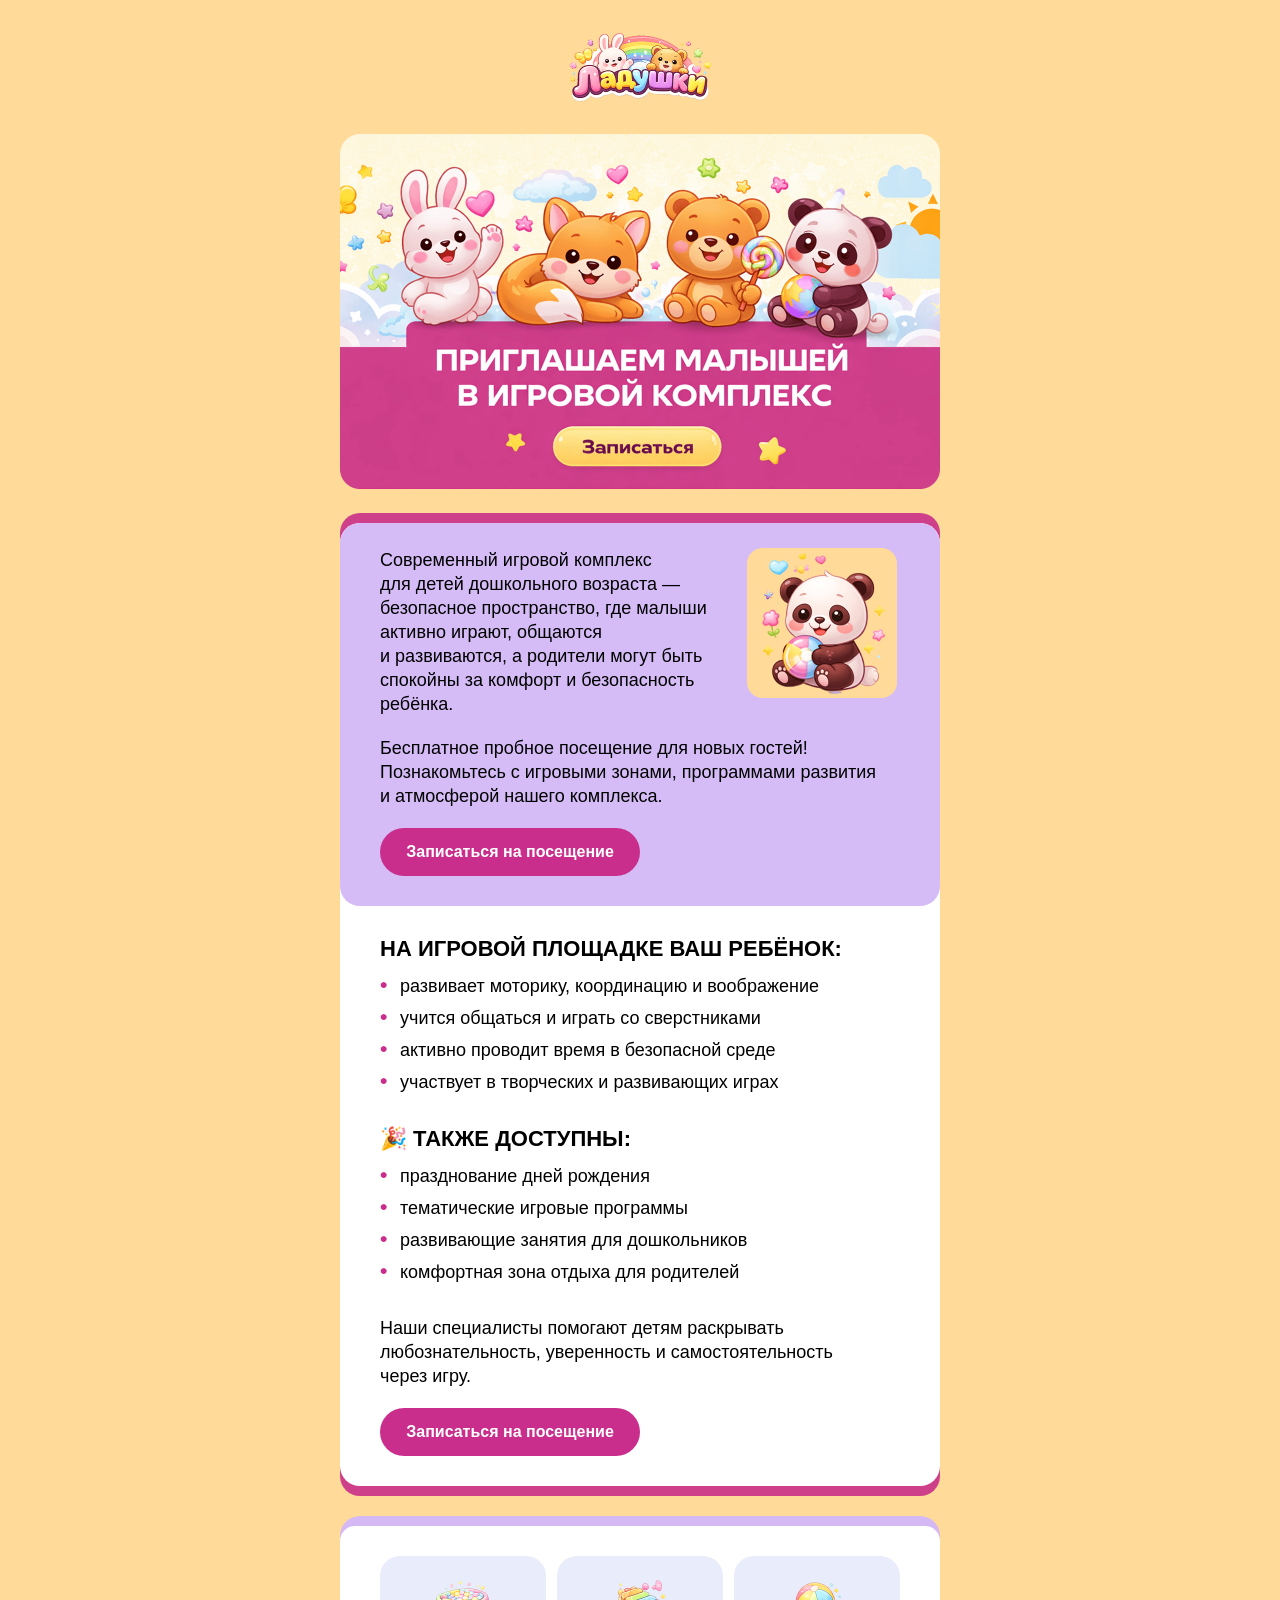
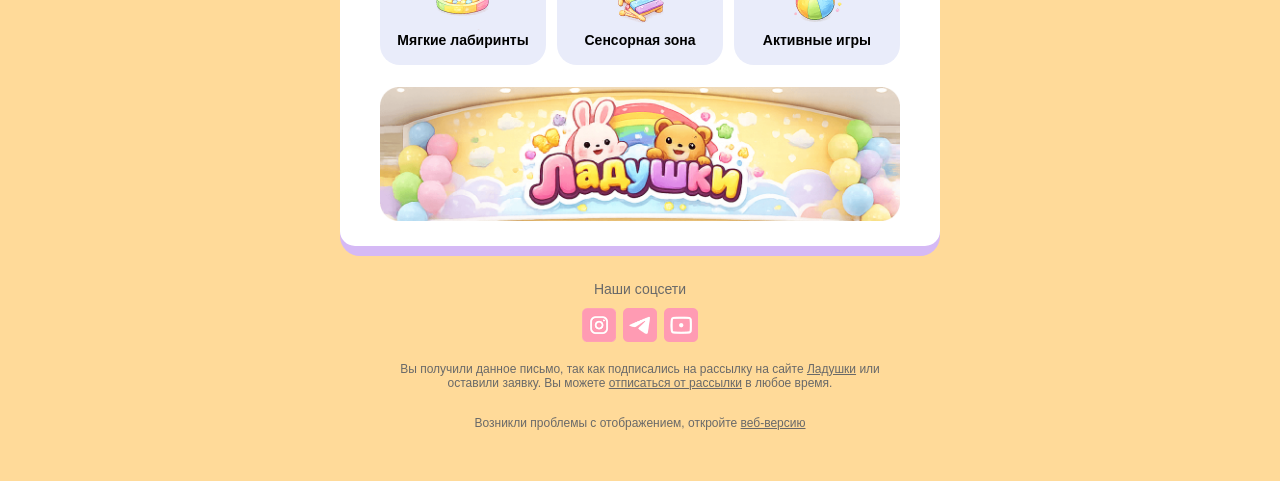
<file: emails/Ladushki/Ladushki.html>
<!DOCTYPE html PUBLIC "-//W3C//DTD XHTML 1.0 Transitional//EN" "http://www.w3.org/TR/xhtml1/DTD/xhtml1-transitional.dtd">
<html xmlns="http://www.w3.org/1999/xhtml" lang="en" lang="ru" xml:lang="en"
	  xmlns:v="urn:schemas-microsoft-com:vml"
	  xmlns:o="urn:schemas-microsoft-com:office:office">
<head>
	<title>Ladushki — Kids Play Center Email | Aleksandr Kolesnichenko</title>
	<meta http-equiv="Content-Type" content="text/html; charset=utf-8" />
	<meta name="viewport" content="width=device-width, initial-scale=1.0" />
	<meta content="telephone=no" name="format-detection">
	<!--[if !mso]><!-->
	<meta http-equiv="X-UA-Compatible" content="IE=edge" />
	<!--<![endif]-->

	<link rel="preconnect" href="https://fonts.googleapis.com">
	<link rel="preconnect" href="https://fonts.gstatic.com" crossorigin>
	<link href="https://fonts.googleapis.com/css2?family=Roboto:wght@400;700&display=swap" rel="stylesheet">

	<!-- Стили -->
	<style type="text/css">
		.ExternalClass{width:100%}.ExternalClass, .ExternalClass p, .ExternalClass span, .ExternalClass font, .ExternalClass td, .ExternalClass div{line-height:100%}
		body{-webkit-text-size-adjust:none;-ms-text-size-adjust:none}
		body{
			margin:0;padding:0;
			background:#FFEDAC;
			color:#000000;
			font-family: Arial, Helvetica, sans-serif;
			font-size:16px;
			line-height: 24px;
		}
		table td{border-collapse:collapse}
		p{margin:0;padding:0;}
		h1,h2,h3,h4,h5,h6{color:black;line-height:100%}
		a,a:link{color:#0070cc;text-decoration:none}
		a:visited{color:#3c96e2;text-decoration:none}
		a:focus{color:#3c96e2;text-decoration:underline}a:hover{color:#3c96e2;text-decoration:underline}
		u + .body .gmail-blend-screen { background:#000000; mix-blend-mode:screen; }
		u + .body .gmail-blend-difference { background:#000000; mix-blend-mode:difference; }
		@media only screen and (max-device-width: 480px){body[yahoo] #container1{display:block !important}body[yahoo] p{font-size:10px}}
		@media only screen and (min-device-width: 778px) and (max-device-width: 1024px) {body[yahoo] #container1{display:block !important}body[yahoo] p{font-size:12px}}
		@media only screen and (max-width: 630px), only screen and (max-device-width: 630px) {
			.flexible{width: 100% !important;
				max-width: 100% !important;
				height: auto !important;}
			.img-flex img{width: 100% !important; height: auto !important;}

		}
		@media only screen and (max-width: 560px), only screen and (max-device-width: 560px) {
			.heading-mobile {
				font-size: 21px !important;
				line-height: 24px !important;
			}
			.mob-hide {
				display: none !important;
				font-size: 0 !important;
				visibility: hidden !important;
				line-height: 0 !important;
			}
			.show-mobile {
				font-size: 14px !important;
				line-height: 20px !important;
				display: block !important;
				width: 100% !important;
				height: auto !important;
			}
		}
	</style>
	<!-- Стили -->
</head>
<body bgcolor="#FFDA99" class="body" style="margin: 0; padding: 0; background: #FFDA99; color: #000000; font-family: Arial, Helvetica, sans-serif; font-size: 16px;">
<table width="100%" border="0" cellspacing="0" cellpadding="0">
	<tr>
		<td bgcolor="#FFDA99" align="center" style="background: #FFDA99; padding-left: 5px; padding-right: 5px; padding-bottom: 50px;">
			<!--[if gte mso 10]> <table align="center" width="600" border="0" cellpadding="0" cellspacing="0"><tr><td> <![endif]-->
			<table width="600" style="max-width: 600px; width: 100%; min-width: 310px;" border="0" cellspacing="0" cellpadding="0">
				<tr>
					<td style="font-family: Arial, sans-serif; font-size: 0; line-height: 0; color:#FFDA99;" align="center">
						Для первых друзей и больших открытий
						<span> &nbsp;&zwnj;&nbsp;&#8195;&#8195;&#8195;&#8195;&#8195;&zwnj;&nbsp;&#8195;&#8195;&#8195;&#8195;&#8195;&zwnj;&nbsp;&#8195;&#8195;&#8195;&#8195;&#8195;&zwnj;&nbsp;&#8195;&#8195;&#8195;&#8195;&#8195; &zwnj;&nbsp;&#8195;&#8195;&#8195;&#8195;&#8195;&zwnj;&nbsp;&#8195;&#8195;&#8195;&#8195;&#8195;&zwnj;&nbsp;&#8195;&#8195;&#8195;&#8195;&#8195;&zwnj;&nbsp;&#8195;&#8195;&#8195;&#8195;&#8195;&zwnj; &nbsp;&zwnj;&nbsp;&#8195;&#8195;&#8195;&#8195;&#8195;&zwnj;&nbsp;&#8195;&#8195;&#8195;&#8195;&#8195;&zwnj;&nbsp;&#8195;&#8195;&#8195;&#8195;&#8195;&zwnj;&nbsp;&#8195;&#8195;&#8195;&#8195;&#8195; &nbsp;&zwnj;&nbsp;&#8195;&#8195;&#8195;&#8195;&#8195;&zwnj;&nbsp;&#8195;&#8195;&#8195;&#8195;&#8195;&zwnj;&nbsp;&#8195;&#8195;&#8195;&#8195;&#8195;&zwnj;&nbsp;&#8195;&#8195;&#8195;&#8195;&#8195; &zwnj;&nbsp;&#8195;&#8195;&#8195;&#8195;&#8195;&zwnj;&nbsp;&#8195;&#8195;&#8195;&#8195;&#8195;&zwnj;&nbsp;&#8195;&#8195;&#8195;&#8195;&#8195;&zwnj;&nbsp;&#8195;&#8195;&#8195;&#8195;&#8195;&zwnj; &nbsp;&zwnj;&nbsp;&#8195;&#8195;&#8195;&#8195;&#8195;&zwnj;&nbsp;&#8195;&#8195;&#8195;&#8195;&#8195;&zwnj;&nbsp;&#8195;&#8195;&#8195;&#8195;&#8195;&zwnj;&nbsp;&#8195;&#8195;&#8195;&#8195;&#8195; &nbsp;&zwnj;&nbsp;&#8195;&#8195;&#8195;&#8195;&#8195;&zwnj;&nbsp;&#8195;&#8195;&#8195;&#8195;&#8195;&zwnj;&nbsp;&#8195;&#8195;&#8195;&#8195;&#8195;&zwnj;&nbsp;&#8195;&#8195;&#8195;&#8195;&#8195; &zwnj;&nbsp;&#8195;&#8195;&#8195;&#8195;&#8195;&zwnj;&nbsp;&#8195;&#8195;&#8195;&#8195;&#8195;&zwnj;&nbsp;&#8195;&#8195;&#8195;&#8195;&#8195;&zwnj;&nbsp;&#8195;&#8195;&#8195;&#8195;&#8195;&zwnj; &nbsp;&zwnj;&nbsp;&#8195;&#8195;&#8195;&#8195;&#8195;&zwnj;&nbsp;&#8195;&#8195;&#8195;&#8195;&#8195;&zwnj;&nbsp;&#8195;&#8195;&#8195;&#8195;&#8195;&zwnj;&nbsp;&#8195;&#8195;&#8195;&#8195;&#8195; &nbsp;&zwnj;&nbsp;&#8195;&#8195;&#8195;&#8195;&#8195;&zwnj;&nbsp;&#8195;&#8195;&#8195;&#8195;&#8195;&zwnj;&nbsp;&#8195;&#8195;&#8195;&#8195;&#8195;&zwnj;&nbsp;&#8195;&#8195;&#8195;&#8195;&#8195; &zwnj;&nbsp;&#8195;&#8195;&#8195;&#8195;&#8195;&zwnj;&nbsp;&#8195;&#8195;&#8195;&#8195;&#8195;&zwnj;&nbsp;&#8195;&#8195;&#8195;&#8195;&#8195;&zwnj;&nbsp;&#8195;&#8195;&#8195;&#8195;&#8195;&zwnj; &nbsp;&zwnj;&nbsp;&#8195;&#8195;&#8195;&#8195;&#8195;&zwnj;&nbsp;&#8195;&#8195;&#8195;&#8195;&#8195;&zwnj;&nbsp;&#8195;&#8195;&#8195;&#8195;&#8195;&zwnj;&nbsp;&#8195;&#8195;&#8195;&#8195;&#8195; &nbsp;&zwnj;&nbsp;&#8195;&#8195;&#8195;&#8195;&#8195;&zwnj;&nbsp;&#8195;&#8195;&#8195;&#8195;&#8195;&zwnj;&nbsp;&#8195;&#8195;&#8195;&#8195;&#8195;&zwnj;&nbsp;&#8195;&#8195;&#8195;&#8195;&#8195; &zwnj;&nbsp;&#8195;&#8195;&#8195;&#8195;&#8195;&zwnj;&nbsp;&#8195;&#8195;&#8195;&#8195;&#8195;&zwnj;&nbsp;&#8195;&#8195;&#8195;&#8195;&#8195;&zwnj;&nbsp;&#8195;&#8195;&#8195;&#8195;&#8195;&zwnj; &nbsp;&zwnj;&nbsp;&#8195;&#8195;&#8195;&#8195;&#8195;&zwnj;&nbsp;&#8195;&#8195;&#8195;&#8195;&#8195;&zwnj;&nbsp;&#8195;&#8195;&#8195;&#8195;&#8195;&zwnj;&nbsp;&#8195;&#8195;&#8195;&#8195;&#8195; &nbsp;&zwnj;&nbsp;&#8195;&#8195;&#8195;&#8195;&#8195;&zwnj;&nbsp;&#8195;&#8195;&#8195;&#8195;&#8195;&zwnj;&nbsp;&#8195;&#8195;&#8195;&#8195;&#8195;&zwnj;&nbsp;&#8195;&#8195;&#8195;&#8195;&#8195; &zwnj;&nbsp;&#8195;&#8195;&#8195;&#8195;&#8195;&zwnj;&nbsp;&#8195;&#8195;&#8195;&#8195;&#8195;&zwnj;&nbsp;&#8195;&#8195;&#8195;&#8195;&#8195;&zwnj;&nbsp;&#8195;&#8195;&#8195;&#8195;&#8195;&zwnj; &nbsp;&zwnj;&nbsp;&#8195;&#8195;&#8195;&#8195;&#8195;&zwnj;&nbsp;&#8195;&#8195;&#8195;&#8195;&#8195;&zwnj;&nbsp;&#8195;&#8195;&#8195;&#8195;&#8195;&zwnj;&nbsp;&#8195;&#8195;&#8195;&#8195;&#8195; &nbsp;&zwnj;&nbsp;&#8195;&#8195;&#8195;&#8195;&#8195;&zwnj;&nbsp;&#8195;&#8195;&#8195;&#8195;&#8195;&zwnj;&nbsp;&#8195;&#8195;&#8195;&#8195;&#8195;&zwnj;&nbsp;&#8195;&#8195;&#8195;&#8195;&#8195; &zwnj;&nbsp;&#8195;&#8195;&#8195;&#8195;&#8195;&zwnj;&nbsp;&#8195;&#8195;&#8195;&#8195;&#8195;&zwnj;&nbsp;&#8195;&#8195;&#8195;&#8195;&#8195;&zwnj;&nbsp;&#8195;&#8195;&#8195;&#8195;&#8195;&zwnj; &nbsp;&zwnj;&nbsp;&#8195;&#8195;&#8195;&#8195;&#8195;&zwnj;&nbsp;&#8195;&#8195;&#8195;&#8195;&#8195;&zwnj;&nbsp;&#8195;&#8195;&#8195;&#8195;&#8195;&zwnj;&nbsp;&#8195;&#8195;&#8195;&#8195;&#8195; &nbsp;&zwnj;&nbsp;&#8195;&#8195;&#8195;&#8195;&#8195;&zwnj;&nbsp;&#8195;&#8195;&#8195;&#8195;&#8195;&zwnj;&nbsp;&#8195;&#8195;&#8195;&#8195;&#8195;&zwnj;&nbsp;&#8195;&#8195;&#8195;&#8195;&#8195; &zwnj;&nbsp;&#8195;&#8195;&#8195;&#8195;&#8195;&zwnj;&nbsp;&#8195;&#8195;&#8195;&#8195;&#8195;&zwnj;&nbsp;&#8195;&#8195;&#8195;&#8195;&#8195;&zwnj;&nbsp;&#8195;&#8195;&#8195;&#8195;&#8195;&zwnj; &nbsp;&zwnj;&nbsp;&#8195;&#8195;&#8195;&#8195;&#8195;&zwnj;&nbsp;&#8195;&#8195;&#8195;&#8195;&#8195;&zwnj;&nbsp;&#8195;&#8195;&#8195;&#8195;&#8195;&zwnj;&nbsp;&#8195;&#8195;&#8195;&#8195;&#8195; &nbsp;&zwnj;&nbsp;&#8195;&#8195;&#8195;&#8195;&#8195;&zwnj;&nbsp;&#8195;&#8195;&#8195;&#8195;&#8195;&zwnj;&nbsp;&#8195;&#8195;&#8195;&#8195;&#8195;&zwnj;&nbsp;&#8195;&#8195;&#8195;&#8195;&#8195; &zwnj;&nbsp;&#8195;&#8195;&#8195;&#8195;&#8195;&zwnj;&nbsp;&#8195;&#8195;&#8195;&#8195;&#8195;&zwnj;&nbsp;&#8195;&#8195;&#8195;&#8195;&#8195;&zwnj;&nbsp;&#8195;&#8195;&#8195;&#8195;&#8195;&zwnj; &nbsp;&zwnj;&nbsp;&#8195;&#8195;&#8195;&#8195;&#8195;&zwnj;&nbsp;&#8195;&#8195;&#8195;&#8195;&#8195;&zwnj;&nbsp;&#8195;&#8195;&#8195;&#8195;&#8195;&zwnj;&nbsp;&#8195;&#8195;&#8195;&#8195;&#8195; &nbsp;&zwnj;&nbsp;&#8195;&#8195;&#8195;&#8195;&#8195;&zwnj;&nbsp;&#8195;&#8195;&#8195;&#8195;&#8195;&zwnj;&nbsp;&#8195;&#8195;&#8195;&#8195;&#8195;&zwnj;&nbsp;&#8195;&#8195;&#8195;&#8195;&#8195; &zwnj;&nbsp;&#8195;&#8195;&#8195;&#8195;&#8195;&zwnj;&nbsp;&#8195;&#8195;&#8195;&#8195;&#8195;&zwnj;&nbsp;&#8195;&#8195;&#8195;&#8195;&#8195;&zwnj;&nbsp;&#8195;&#8195;&#8195;&#8195;&#8195;&zwnj; &nbsp;&zwnj;&nbsp;&#8195;&#8195;&#8195;&#8195;&#8195;&zwnj;&nbsp;&#8195;&#8195;&#8195;&#8195;&#8195;&zwnj;&nbsp;&#8195;&#8195;&#8195;&#8195;&#8195;&zwnj;&nbsp;&#8195;&#8195;&#8195;&#8195;&#8195; </span>
						<span>&#10240;&#10240;&#10240;&#10240;&#10240;&#10240;&#10240;&#10240;&#10240;&#10240;&#10240;&#10240;&#10240;&#10240;&#10240;&#10240;&#10240;&#10240;&#10240;&#10240;&#10240;&#10240;&#10240;&#10240;&#10240;&#10240;&#10240;&#10240;&#10240;&#10240;&#10240;&#10240;&#10240;&#10240;&#10240;&#10240;&#10240;&#10240;&#10240;&#10240;&#10240;&#10240;&#10240;&#10240;&#10240;&#10240;&#10240;&#10240;&#10240;&#10240;&#10240;&#10240;&#10240;&#10240;&#10240;&#10240;&#10240;&#10240;&#10240;&#10240;&#10240;&#10240;&#10240;&#10240;&#10240;&#10240;&#10240;&#10240;&#10240;&#10240;&#10240;&#10240;&#10240;&#10240;&#10240;&#10240;&#10240;&#10240;&#10240;&#10240;&#10240;&#10240;&#10240;&#10240;&#10240;&#10240;&#10240;&#10240;&#10240;&#10240;&#10240;&#10240;&#10240;&#10240;&#10240;&#10240;&#10240;&#10240;&#10240;&#10240;&#10240;&#10240;&#10240;&#10240;&#10240;&#10240;&#10240;&#10240;&#10240;&#10240;&#10240;&#10240;&#10240;&#10240;&#10240;&#10240;&#10240;&#10240;&#10240;&#10240;&#10240;&#10240;&#10240;&#10240;&#10240;&#10240;&#10240;&#10240;&#10240;&#10240;&#10240;&#10240;&#10240;&#10240;&#10240;&#10240;&#10240;&#10240;&#10240;&#10240;&#10240;&#10240;&#10240;&#10240;&#10240;&#10240;&#10240;&#10240;&#10240;&#10240;&#10240;&#10240;&#10240;&#10240;&#10240;&#10240;</span>
					</td>
				</tr>
				<tr>
					<td  align="center">
						<table width="100%" border="0" cellspacing="0" cellpadding="0">

							<!-- Шапка -->
							<tr>
								<td  align="center" style="padding-top: 30px; padding-bottom: 30px; font-weight: bold; font-family: Arial, Helvetica, sans-serif; font-size:18px; color:#CE3E89; line-height: 30px;">
									<a href="#" target="_blank" style="text-decoration: none; color: #CE3E89">
										<img src="logo.png" width="150" height="74" style="display: block; border: none; width: 150px; height: 74px;" alt="Ладушки"/>
									</a>
								</td>
							</tr>
							<!-- Шапка -->

							<!-- Главный баннер -->
							<tr>
								<td  align="center" style="padding-bottom: 24px; font-weight: bold; font-family: Arial, Helvetica, sans-serif; font-size:18px; color:#CE3E89; line-height: 30px;">
									<a href="#" target="_blank" style="text-decoration: none; color: #CE3E89">
										<img src="banner_top.png" width="600" style="display: block; border: none; width: 100%; max-width: 600px; height: auto;" alt="ПРИГЛАШАЕМ МАЛЫШЕЙ В ИГРОВОЙ КОМПЛЕКС Записаться"/>
									</a>
								</td>
							</tr>
							<!-- Главный баннер -->

							<!--Начало письма от сюда -->
							<tr>
								<td align="center" style="padding-bottom: 20px;">
									<table width="100%" border="0" cellspacing="0" cellpadding="0">
										<tr>
											<td align="center" bgcolor="#CF408A" style="background-color: #CF408A; padding-bottom: 10px; padding-top: 10px; border-radius: 20px;">
												<table width="100%" border="0" cellspacing="0" cellpadding="0">
													<tr>
														<td align="center" bgcolor="#ffffff" style="background-color: #ffffff; border-radius: 20px;">
															<table width="100%" border="0" cellspacing="0" cellpadding="0">
																<tr>
																	<td align="center" bgcolor="#D5BCF7" style="background-color: #D5BCF7; border-radius: 20px;">
																		<table width="100%" border="0" cellspacing="0" cellpadding="0">
																			<tr>
																				<td align="center" style="padding-left: 15px; padding-right: 15px; padding-top: 25px; padding-bottom: 30px;">
																					<!--[if gte mso 10]> <table align="center" width="520" border="0" cellpadding="0" cellspacing="0"><tr><td> <![endif]-->
																					<table width="520" style="width: 100%; max-width: 520px; "  border="0" cellspacing="0" cellpadding="0">
																						<tr>
																							<td style="font-size: 0; text-align: left;">
																								<!--[if (gte mso 9)|(IE)]><table width="100%" cellspacing="0" cellpadding="0" border="0"><tr><td valign="top" width="70%" align="left"><![endif]-->
																								<div class="flexible" style="display: inline-block; vertical-align:top; width: 70%; min-width: 260px;">
																									<table width="100%" cellspacing="0" cellpadding="0" border="0">
																										<tr>
																											<td align="left" style="padding-bottom: 20px;">
																												<table width="100%" border="0" cellspacing="0" cellpadding="0">
																													<tr>
																														<td style="hyphens: none; padding-right: 20px; color: #000000; font-family: Arial, Helvetica, sans-serif; font-size: 18px; line-height: 24px; text-align: left;">
																															Современный игровой комплекс для&nbsp;детей дошкольного возраста&nbsp;&mdash; безопасное пространство, где малыши активно играют, общаются и&nbsp;развиваются, а&nbsp;родители могут быть спокойны за&nbsp;комфорт и&nbsp;безопасность ребёнка.
																														</td>
																													</tr>
																												</table>
																											</td>
																										</tr>
																									</table>
																								</div>
																								<!--[if (gte mso 9)|(IE)]></td><td valign="top" width="30%" align="center"><![endif]-->
																								<div style="display: inline-block; vertical-align: top; width: 30%; min-width: 150px;">
																									<table width="100%" cellspacing="0" cellpadding="0" border="0">
																										<tr>
																											<td align="right" style="padding-bottom: 20px;">
																												<table width="100%" border="0" cellspacing="0" cellpadding="0">
																													<tr>
																														<td  align="center" style="font-weight: bold; font-family: Arial, Helvetica, sans-serif; font-size:18px; color:#ffffff; line-height: 30px;">
																															<img src="img_01.png" width="150" style="display: block; border: none; width: 150px; height: auto;" alt="."/>
																														</td>
																													</tr>
																												</table>
																											</td>
																										</tr>
																									</table>
																								</div>
																								<!--[if (gte mso 9)|(IE)]></td></tr></table><![endif]-->
																							</td>
																						</tr>
																						<tr>
																							<td style="hyphens: none; padding-bottom: 20px; padding-right: 20px; color: #000000; font-family: Arial, Helvetica, sans-serif; font-size: 18px; line-height: 24px; text-align: left;">
																								Бесплатное пробное посещение для&nbsp;новых гостей!
																								<br/>Познакомьтесь с&nbsp;игровыми зонами, программами развития и&nbsp;атмосферой нашего комплекса.
																							</td>
																						</tr>
																						<!--Кнопка старт-->
																						<tr>
																							<td align="left">
																								<table width="260" border="0" cellspacing="0" cellpadding="0" style="min-width: 260px;">
																									<tr>
																										<td bgcolor="#CA2E8C" style="background: #CA2E8C; mso-padding-alt: 12px 15px; font-size: 16px; line-height: 24px; font-family: Arial, Helvetica, sans-serif; color:#ffffff; text-align: center; border-radius: 25px;">
																											<a href="#" target="_blank" style="white-space: nowrap; font-weight: bold; color:#ffffff; text-decoration:none; display: block; padding: 12px 15px;">
																												Записаться на посещение
																											</a>
																										</td>
																									</tr>
																								</table>
																							</td>
																						</tr>
																						<!--Кнопка стоп-->
																					</table>
																					<!--[if gte mso 10]></td></tr></table><![endif]-->
																				</td>
																			</tr>
																		</table>
																	</td>
																</tr>
																<tr>
																	<td align="center" style="padding-left: 15px; padding-right: 15px; padding-top: 30px;">
																		<!--[if gte mso 10]> <table align="center" width="520" border="0" cellpadding="0" cellspacing="0"><tr><td> <![endif]-->
																		<table width="520" style="width: 100%; max-width: 520px; "  border="0" cellspacing="0" cellpadding="0">
																			<tr>
																				<td style="hyphens: none; padding-bottom: 12px; font-weight: 800; color: #000000; font-family: Arial, Helvetica, sans-serif; font-size: 22px; line-height: 26px; text-transform: uppercase; text-align: left;">
																					НА&nbsp;ИГРОВОЙ ПЛОЩАДКЕ ВАШ РЕБЁНОК:
																				</td>
																			</tr>
																			<tr>
																				<td align="center" style="padding-bottom: 24px;">
																					<table width="100%" cellspacing="0" cellpadding="0" border="0">
																						<tr>
																							<td valign="top" width="20" align="left" style="padding-bottom: 8px; font-size: 21px; line-height: 21px; font-weight: bold; font-family: Arial, Helvetica, sans-serif; color:#CA2E8C;">
																								&bull;
																							</td>
																							<td valign="top" style="hyphens: none; font-size: 18px; line-height: 24px; padding-bottom: 8px; font-family: Arial, Helvetica, sans-serif; color:#000000; text-align: left;">
																								развивает моторику, координацию и&nbsp;воображение
																							</td>
																						</tr>
																						<tr>
																							<td valign="top" width="20" align="left" style="padding-bottom: 8px; font-size: 21px; line-height: 21px; font-weight: bold; font-family: Arial, Helvetica, sans-serif; color:#CA2E8C;">
																								&bull;
																							</td>
																							<td valign="top" style="hyphens: none; font-size: 18px; line-height: 24px; padding-bottom: 8px; font-family: Arial, Helvetica, sans-serif; color:#000000; text-align: left;">
																								учится общаться и&nbsp;играть со&nbsp;сверстниками
																							</td>
																						</tr>
																						<tr>
																							<td valign="top" width="20" align="left" style="padding-bottom: 8px; font-size: 21px; line-height: 21px; font-weight: bold; font-family: Arial, Helvetica, sans-serif; color:#CA2E8C;">
																								&bull;
																							</td>
																							<td valign="top" style="hyphens: none; font-size: 18px; line-height: 24px; padding-bottom: 8px; font-family: Arial, Helvetica, sans-serif; color:#000000; text-align: left;">
																								активно проводит время в&nbsp;безопасной среде
																							</td>
																						</tr>
																						<tr>
																							<td valign="top" width="20" align="left" style="padding-bottom: 8px; font-size: 21px; line-height: 21px; font-weight: bold; font-family: Arial, Helvetica, sans-serif; color:#CA2E8C;">
																								&bull;
																							</td>
																							<td valign="top" style="hyphens: none; font-size: 18px; line-height: 24px; padding-bottom: 8px; font-family: Arial, Helvetica, sans-serif; color:#000000; text-align: left;">
																								участвует в&nbsp;творческих и&nbsp;развивающих играх
																							</td>
																						</tr>
																					</table>
																				</td>
																			</tr>

																			<tr>
																				<td style="hyphens: none; padding-bottom: 12px; font-weight: 800; color: #000000; font-family: Arial, Helvetica, sans-serif; font-size: 22px; line-height: 26px; text-transform: uppercase; text-align: left;">
																					🎉 Также доступны:
																				</td>
																			</tr>
																			<tr>
																				<td align="center" style="padding-bottom: 24px;">
																					<table width="100%" cellspacing="0" cellpadding="0" border="0">
																						<tr>
																							<td valign="top" width="20" align="left" style="padding-bottom: 8px; font-size: 21px; line-height: 21px; font-weight: bold; font-family: Arial, Helvetica, sans-serif; color:#CA2E8C;">
																								&bull;
																							</td>
																							<td valign="top" style="hyphens: none; font-size: 18px; line-height: 24px; padding-bottom: 8px; font-family: Arial, Helvetica, sans-serif; color:#000000; text-align: left;">
																								празднование дней рождения
																							</td>
																						</tr>
																						<tr>
																							<td valign="top" width="20" align="left" style="padding-bottom: 8px; font-size: 21px; line-height: 21px; font-weight: bold; font-family: Arial, Helvetica, sans-serif; color:#CA2E8C;">
																								&bull;
																							</td>
																							<td valign="top" style="hyphens: none; font-size: 18px; line-height: 24px; padding-bottom: 8px; font-family: Arial, Helvetica, sans-serif; color:#000000; text-align: left;">
																								тематические игровые программы
																							</td>
																						</tr>
																						<tr>
																							<td valign="top" width="20" align="left" style="padding-bottom: 8px; font-size: 21px; line-height: 21px; font-weight: bold; font-family: Arial, Helvetica, sans-serif; color:#CA2E8C;">
																								&bull;
																							</td>
																							<td valign="top" style="hyphens: none; font-size: 18px; line-height: 24px; padding-bottom: 8px; font-family: Arial, Helvetica, sans-serif; color:#000000; text-align: left;">
																								развивающие занятия для&nbsp;дошкольников
																							</td>
																						</tr>
																						<tr>
																							<td valign="top" width="20" align="left" style="padding-bottom: 8px; font-size: 21px; line-height: 21px; font-weight: bold; font-family: Arial, Helvetica, sans-serif; color:#CA2E8C;">
																								&bull;
																							</td>
																							<td valign="top" style="hyphens: none; font-size: 18px; line-height: 24px; padding-bottom: 8px; font-family: Arial, Helvetica, sans-serif; color:#000000; text-align: left;">
																								комфортная зона отдыха для&nbsp;родителей
																							</td>
																						</tr>
																					</table>
																				</td>
																			</tr>

																			<tr>
																				<td style="hyphens: none; padding-bottom: 20px; color: #000000; font-family: Arial, Helvetica, sans-serif; font-size: 18px; line-height: 24px; text-align: left;">
																					Наши специалисты помогают детям раскрывать любознательность, уверенность и&nbsp;самостоятельность через&nbsp;игру.
																				</td>
																			</tr>
																			<!--Кнопка старт-->
																			<tr>
																				<td align="left" style="padding-bottom: 30px;">
																					<table width="260" border="0" cellspacing="0" cellpadding="0" style="min-width: 260px;">
																						<tr>
																							<td bgcolor="#CA2E8C" style="background: #CA2E8C; mso-padding-alt: 12px 15px; font-size: 16px; line-height: 24px; font-family: Arial, Helvetica, sans-serif; color:#ffffff; text-align: center; border-radius: 25px;">
																								<a href="#" target="_blank" style="white-space: nowrap; font-weight: bold; color:#ffffff; text-decoration:none; display: block; padding: 12px 15px;">
																									Записаться на посещение
																								</a>
																							</td>
																						</tr>
																					</table>
																				</td>
																			</tr>
																			<!--Кнопка стоп-->
																		</table>
																		<!--[if gte mso 10]></td></tr></table><![endif]-->
																	</td>
																</tr>
															</table>
														</td>
													</tr>
												</table>
											</td>
										</tr>
									</table>
								</td>
							</tr>
							<!--Конец письма здесь -->
							<tr>
								<td align="center" style="padding-bottom: 20px;">
									<table width="100%" border="0" cellspacing="0" cellpadding="0">
										<tr>
											<td align="center" bgcolor="#D5B9F5" style="background-color: #D5B9F5; padding-bottom: 10px; padding-top: 10px; border-radius: 20px;">
												<table width="100%" border="0" cellspacing="0" cellpadding="0">
													<tr>
														<td align="center" bgcolor="#ffffff" style="background-color: #ffffff; border-radius: 15px;">
															<table width="100%" border="0" cellspacing="0" cellpadding="0">
																<tr>
																	<td align="center" style="padding-left: 15px; padding-right: 15px; padding-top: 30px;">
																		<!--[if gte mso 10]> <table align="center" width="531" border="0" cellpadding="0" cellspacing="0"><tr><td> <![endif]-->
																		<table width="531" style="width: 100%; max-width: 531px; "  border="0" cellspacing="0" cellpadding="0">
																			<tr>
																				<td style="font-size: 0; text-align: center; padding-bottom: 11px;">
																					<!--[if (gte mso 9)|(IE)]><table width="100%" cellspacing="0" cellpadding="0" border="0"><tr><td valign="top" width="33.333%" align="center"><![endif]-->
																					<div style="display: inline-block; vertical-align:top; width: 33.333%; min-width: 176px;">
																						<table width="100%" cellspacing="0" cellpadding="0" border="0">
																							<tr>
																								<td align="center" style="padding-bottom: 11px;">
																									<table width="100%" border="0" cellspacing="0" cellpadding="0">
																										<tr>
																											<td align="center">
																												<table width="166" border="0" cellspacing="0" cellpadding="0" style="min-width: 166px;">
																													<tr>
																														<td bgcolor="#E9ECFA" style="background: #E9ECFA; font-weight: bold; border-radius: 20px; mso-padding-alt: 14px 14px; font-size: 14px; line-height: 21px; font-family: Arial, Helvetica, sans-serif; color:#ffffff; text-align: center;">
																															<a href="#" target="_blank" style="white-space: nowrap; color:#000000; text-decoration:none; display: block; padding: 14px 14px;">
																																<img src="ico_01.png" width="60" height="60" style="border: none;" alt="-" />
																																<br/>Мягкие лабиринты
																															</a>
																														</td>
																													</tr>
																												</table>
																											</td>
																										</tr>
																									</table>
																								</td>
																							</tr>
																						</table>
																					</div>
																					<!--[if (gte mso 9)|(IE)]></td><td valign="top" width="33.333%" align="center"><![endif]-->
																					<div style="display: inline-block; vertical-align: top; width: 33.333%; min-width: 176px;">
																						<table width="100%" cellspacing="0" cellpadding="0" border="0">
																							<tr>
																								<td align="center" style="padding-bottom: 11px;">
																									<table width="100%" border="0" cellspacing="0" cellpadding="0">
																										<tr>
																											<td align="center">
																												<table width="166" border="0" cellspacing="0" cellpadding="0" style="min-width: 166px;">
																													<tr>
																														<td bgcolor="#E9ECFA" style="background: #E9ECFA; font-weight: bold; border-radius: 20px; mso-padding-alt: 14px 14px; font-size: 14px; line-height: 21px; font-family: Arial, Helvetica, sans-serif; color:#ffffff; text-align: center;">
																															<a href="#" target="_blank" style="white-space: nowrap; color:#000000; text-decoration:none; display: block; padding: 14px 14px;">
																																<img src="ico_02.png" width="60" height="60" style="border: none;" alt="-" />
																																<br/>Сенсорная зона
																															</a>
																														</td>
																													</tr>
																												</table>
																											</td>
																										</tr>
																									</table>
																								</td>
																							</tr>
																						</table>
																					</div>
																					<!--[if (gte mso 9)|(IE)]></td><td valign="top" width="33.333%" align="center"><![endif]-->
																					<div style="display: inline-block; vertical-align: top; width: 33.333%; min-width: 176px;">
																						<table width="100%" cellspacing="0" cellpadding="0" border="0">
																							<tr>
																								<td align="center" style="padding-bottom: 11px;">
																									<table width="100%" border="0" cellspacing="0" cellpadding="0">
																										<tr>
																											<td align="center">
																												<table width="166" border="0" cellspacing="0" cellpadding="0" style="min-width: 166px;">
																													<tr>
																														<td bgcolor="#E9ECFA" style="background: #E9ECFA; font-weight: bold; border-radius: 20px; mso-padding-alt: 14px 14px; font-size: 14px; line-height: 21px; font-family: Arial, Helvetica, sans-serif; color:#ffffff; text-align: center;">
																															<a href="#" target="_blank" style="white-space: nowrap; color:#000000; text-decoration:none; display: block; padding: 14px 14px;">
																																<img src="ico_03.png" width="60" height="60" style="border: none;" alt="-" />
																																<br/>Активные игры
																															</a>
																														</td>
																													</tr>
																												</table>
																											</td>
																										</tr>
																									</table>
																								</td>
																							</tr>
																						</table>
																					</div>
																					<!--[if (gte mso 9)|(IE)]></td></tr></table><![endif]-->
																				</td>
																			</tr>
																			<tr>
																				<td align="center" style="padding-bottom: 25px;">
																					<!--[if gte mso 10]> <table align="center" width="520" border="0" cellpadding="0" cellspacing="0"><tr><td> <![endif]-->
																					<table width="520" style="width: 100%; max-width: 520px; "  border="0" cellspacing="0" cellpadding="0">
																						<tr>
																							<td  align="center" style="font-weight: bold; font-family: Arial, Helvetica, sans-serif; font-size:18px; color:#CE3E89; line-height: 30px;">
																								<a href="#" target="_blank" style="text-decoration: none; color: #CE3E89">
																									<img src="banner_bot.png" width="520" style="display: block; border: none; width: 100%; max-width: 520px; height: auto;" alt="ЛАДУШКИ"/>
																								</a>
																							</td>
																						</tr>
																					</table>
																					<!--[if gte mso 10]></td></tr></table><![endif]-->
																				</td>
																			</tr>
																		</table>
																		<!--[if gte mso 10]></td></tr></table><![endif]-->
																	</td>
																</tr>
															</table>
														</td>
													</tr>
												</table>
											</td>
										</tr>
									</table>
								</td>
							</tr>

							<!--Футер -->
							<tr>
								<td align="center" style="padding-left: 15px; padding-right: 15px; padding-top: 5px;">
									<!--[if gte mso 10]> <table align="center" width="520" border="0" cellpadding="0" cellspacing="0"><tr><td> <![endif]-->
									<table width="520" style="width: 100%; max-width: 520px; "  border="0" cellspacing="0" cellpadding="0">
										<tr>
											<td align="center" style="padding-bottom: 20px;">
												<table width="100%" border="0" cellspacing="0" cellpadding="0">
													<tr>
														<td style="hyphens: none; padding-bottom: 10px; color: #696969; font-family: Arial, Helvetica, sans-serif; font-size: 14px; line-height: 17px; text-align: center;">
															Наши соцсети
														</td>
													</tr>
													<tr>
														<td align="center">
															<table width="116" border="0" cellspacing="0" cellpadding="0">
																<tr>
																	<td  align="left" style="font-family: Arial, Helvetica, sans-serif; font-size:10px; color:#CA2E8C; line-height: 22px;">
																		<a href="#" target="_blank" style="color:#CA2E8C; text-decoration: none;">
																			<img src="icon_instagram.png" alt="instagram" width="34" height="34" border="0" style="display: block; width: 34px;"/>
																		</a>
																	</td>
																	<td  align="left" style="padding-left: 7px; font-family: Arial, Helvetica, sans-serif; font-size:10px; color:#CA2E8C; line-height: 22px;">
																		<a href="#" target="_blank" style="color:#CA2E8C; text-decoration: none;">
																			<img src="icon_03.png" alt="telegram" width="34" height="34" border="0" style="display: block; width: 34px;"/>
																		</a>
																	</td>
																	<td  align="left" style="padding-left: 7px; font-family: Arial, Helvetica, sans-serif; font-size:10px; color:#CA2E8C; line-height: 22px;">
																		<a href="#" target="_blank" style="color:#CA2E8C; text-decoration: none;">
																			<img src="icon_04.png" alt="youtube" width="34" height="34" border="0" style="display: block; width: 34px;"/>
																		</a>
																	</td>
																</tr>
															</table>
														</td>
													</tr>
												</table>
											</td>
										</tr>
										<tr>
											<td style="hyphens: none; color: #696969; font-family: Arial, Helvetica, sans-serif; font-size: 12px; line-height: 14px; text-align: center;">
												Вы&nbsp;получили данное письмо, так как подписались на&nbsp;рассылку на&nbsp;сайте <a href="#" target="_blank" style="font-family: Arial, Helvetica, sans-serif; color: #696969; font-size: 12px; line-height: 14px; text-decoration: underline;">Ладушки</a> или оставили заявку. Вы&nbsp;можете <a href="#" target="_blank" style="font-family: Arial, Helvetica, sans-serif; color: #696969; font-size: 12px; line-height: 14px; text-decoration: underline;">отписаться от&nbsp;рассылки</a> в&nbsp;любое время.
											</td>
										</tr>
										<tr>
											<td style="hyphens: none; padding-top: 25px; color: #696969; font-family: Arial, Helvetica, sans-serif; font-size: 12px; line-height: 16px; text-align: center;">
												Возникли проблемы с отображением, откройте <a style="color: #696969; text-decoration: underline; white-space: nowrap;" href="#">веб-версию</a>
											</td>
										</tr>
									</table>
									<!--[if gte mso 10]></td></tr></table><![endif]-->
								</td>
							</tr>
							<!--Футер -->
						</table>

					</td>
				</tr>
			</table>
			<!--[if gte mso 10]></td></tr></table><![endif]-->
		</td>
	</tr>
</table>
</body>
</html>
</file>
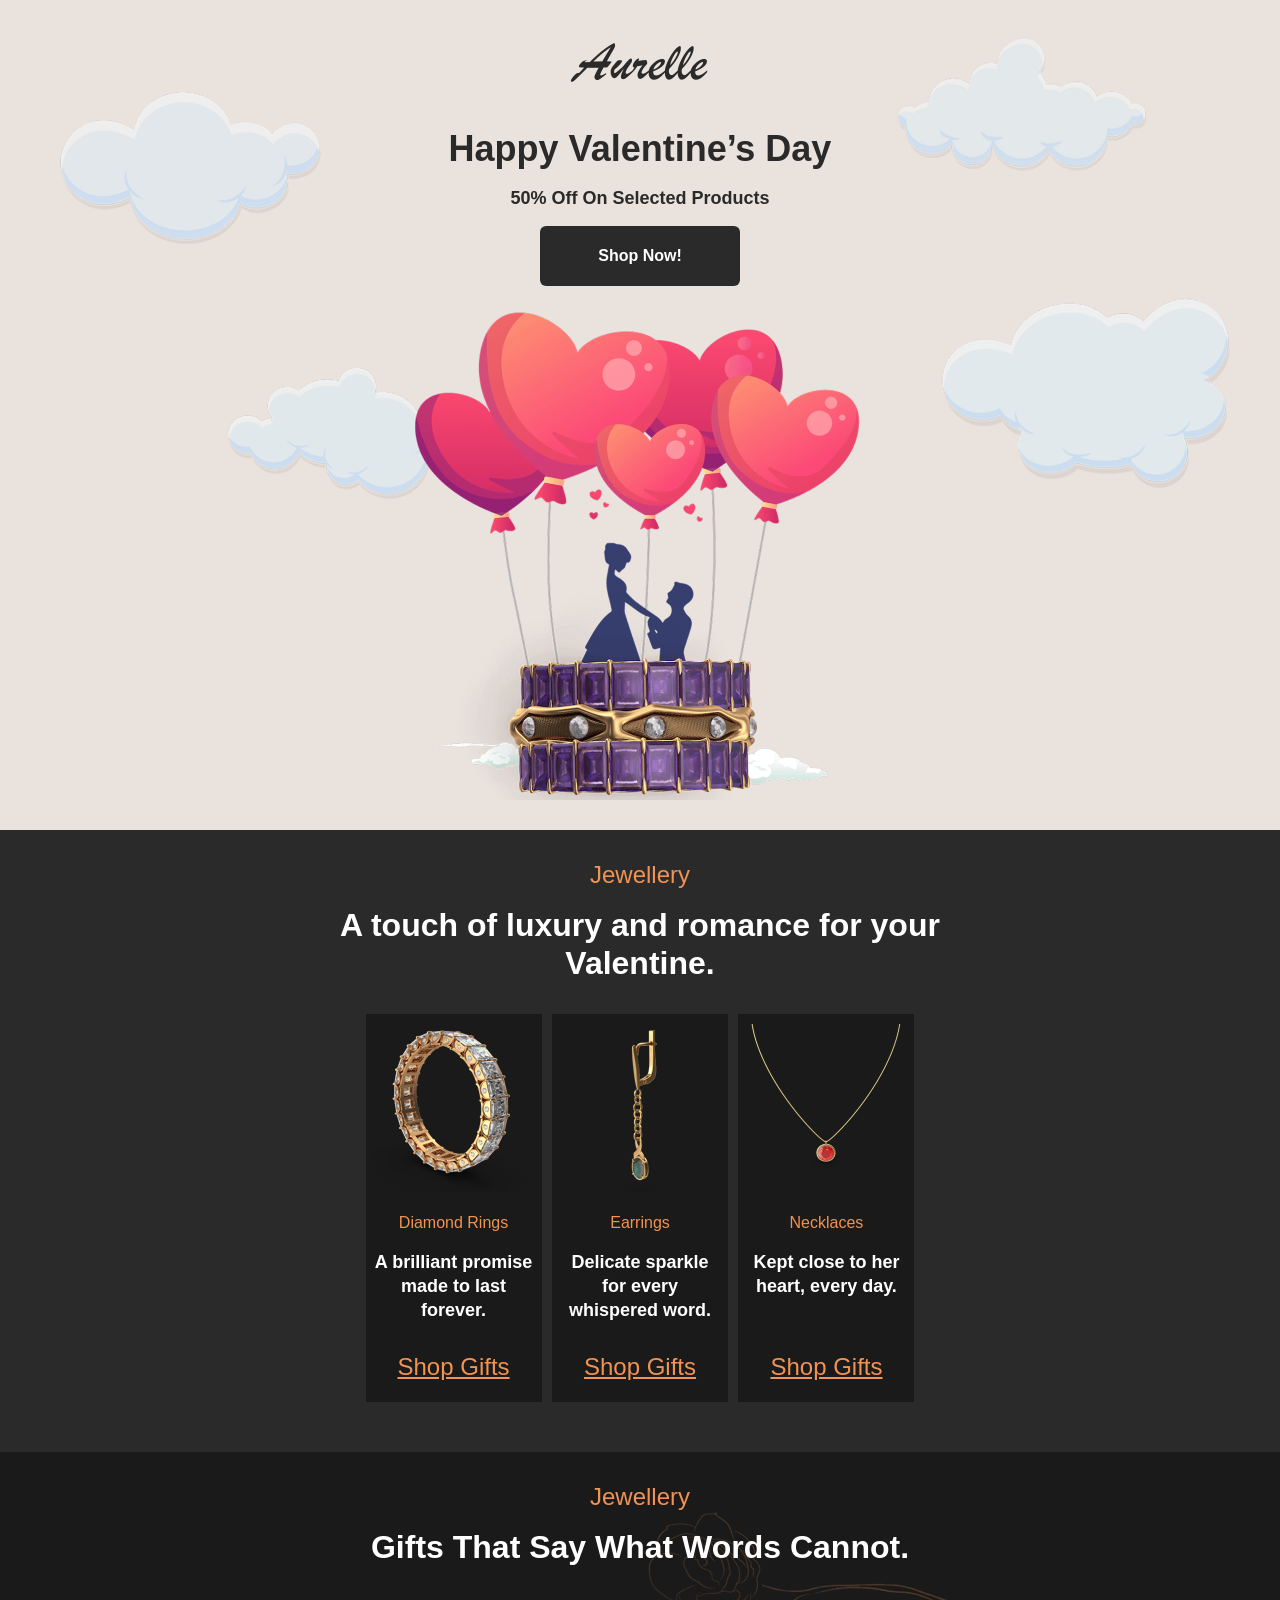
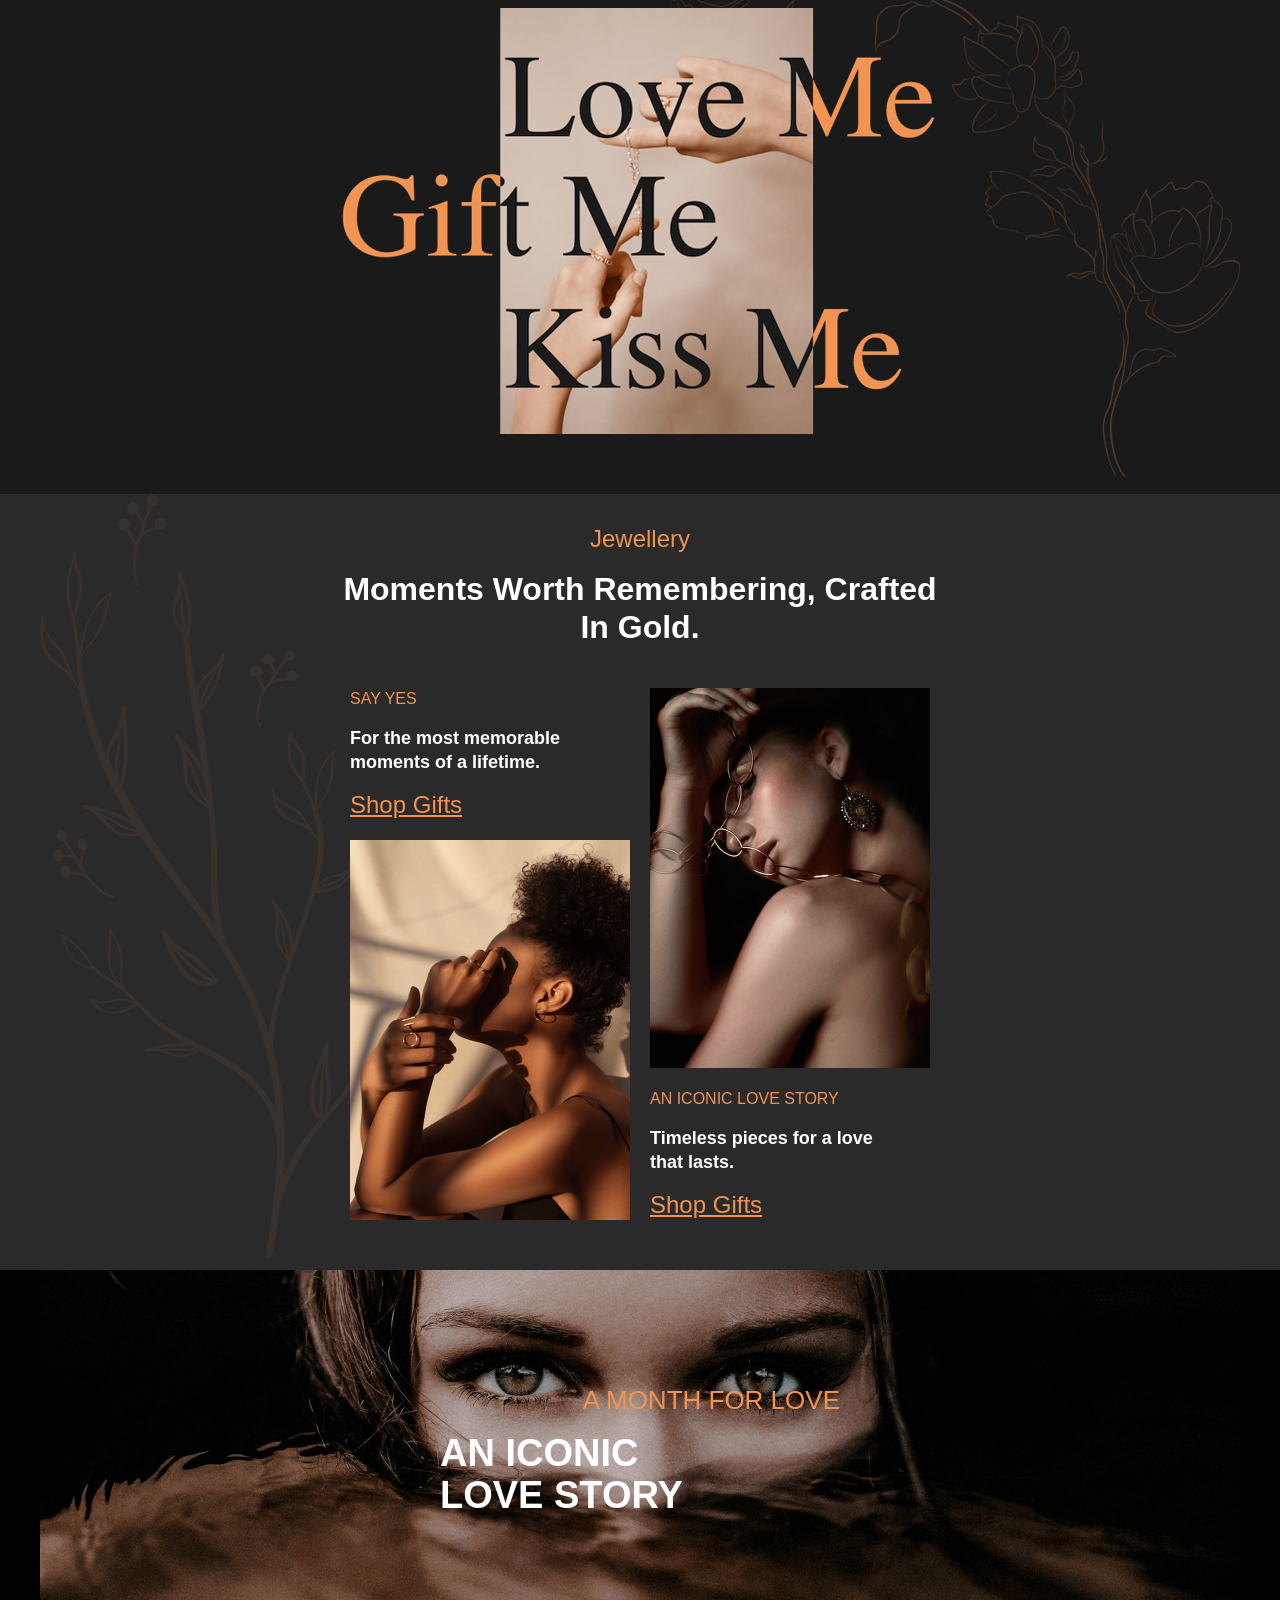
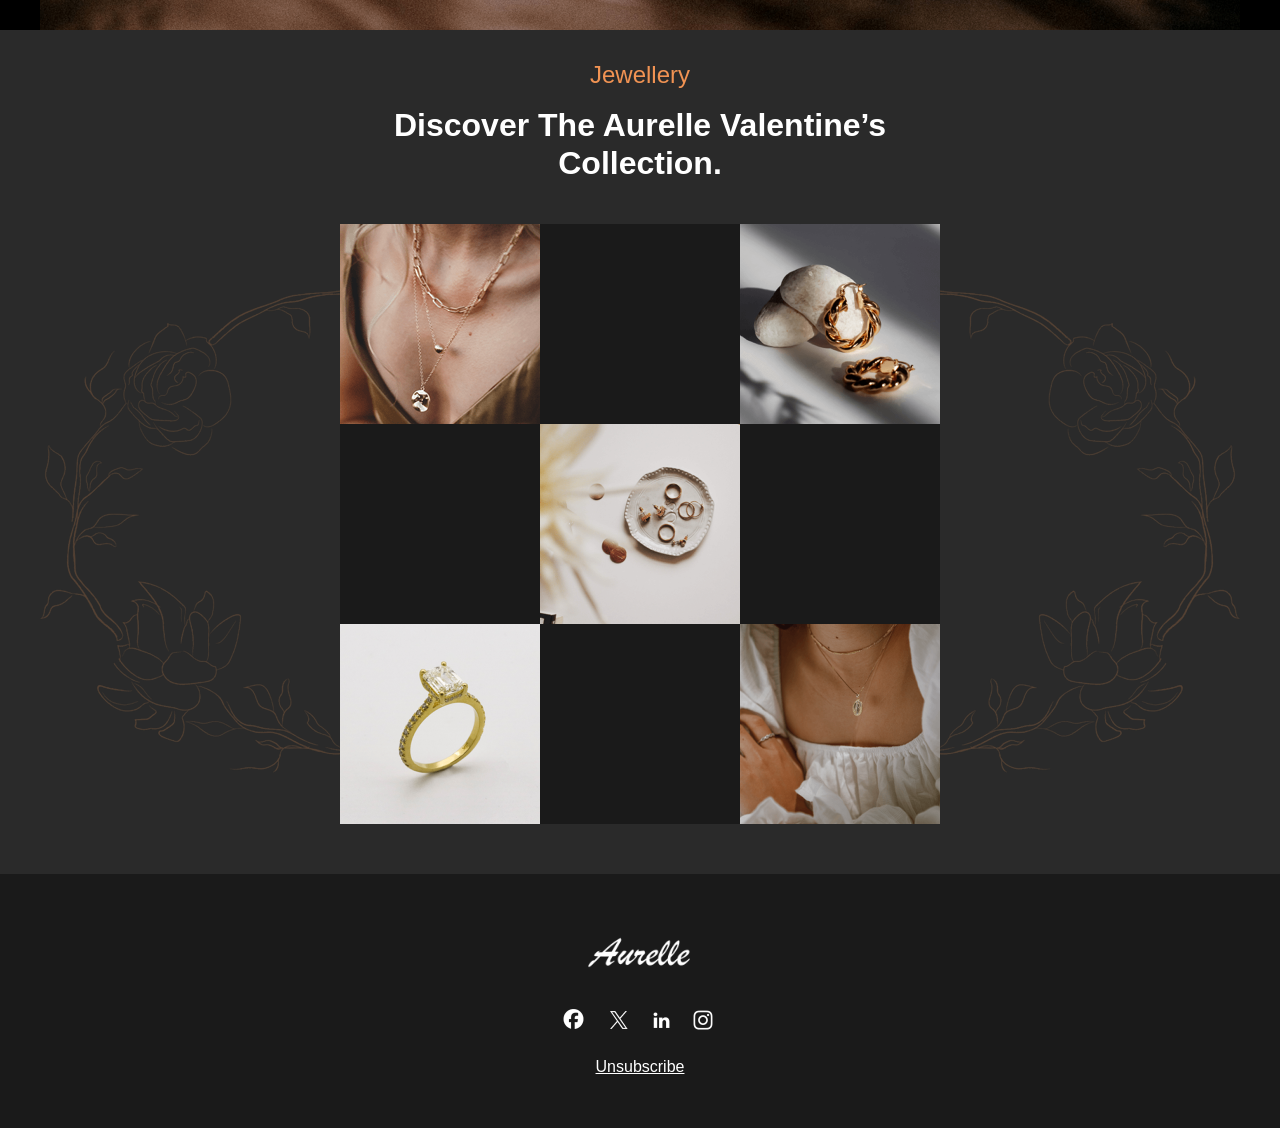
<file: emails/Valentines_Day/Valentines_Day.html>
<!DOCTYPE html PUBLIC "-//W3C//DTD XHTML 1.0 Transitional//EN" "http://www.w3.org/TR/xhtml1/DTD/xhtml1-transitional.dtd">
<html xmlns="http://www.w3.org/1999/xhtml" lang="en" xml:lang="en" xmlns:v="urn:schemas-microsoft-com:vml" xmlns:o="urn:schemas-microsoft-com:office:office">

<head>
    <title>Aurelle — Valentine&rsquo;s Day Jewelry Email | Aleksandr Kolesnichenko</title>
    <meta http-equiv="Content-Type" content="text/html; charset=utf-8" />
    <meta name="viewport" content="width=device-width, initial-scale=1.0" />
    <!--[if !mso]><!-->
    <meta http-equiv="X-UA-Compatible" content="IE=edge" />
    <!--<![endif]-->

   <!-- <link rel="preconnect" href="https://fonts.googleapis.com">
    <link rel="preconnect" href="https://fonts.gstatic.com" crossorigin>
    <link href="https://fonts.googleapis.com/css2?family=Roboto:wght@400;700&display=swap" rel="stylesheet">-->

    <!--[if mso]>
    <style type="text/css">
        body, table, td, a {font-family: Helvetica, Arial, sans-serif !important;}
    </style>
    <![endif]-->

    <style type="text/css">
        .ExternalClass{width:100%}.ExternalClass, .ExternalClass p, .ExternalClass span, .ExternalClass font, .ExternalClass td, .ExternalClass div {line-height:100%}
        body{
            -webkit-text-size-adjust:none;
            -ms-text-size-adjust:none;
            margin:0;
            padding:0;
            background:#EAE2DD;
            color: #000000;
            font-family: Arial, Helvetica, sans-serif;
            font-size:16px;
            line-height:24px;
        }
        table td{border-collapse:collapse}
        p{margin:0;padding:0;}
        h1,h2,h3,h4,h5,h6{color:black;line-height:100%}
        a,a:link{color:#5f3ff3;text-decoration:none}
        a:visited{color:#6546f4;text-decoration:none}
        a:focus{color:#5132dd;text-decoration:underline}a:hover{color:#3c96e2;text-decoration:underline}
        @media only screen and (max-device-width: 480px){body[yahoo] #container1{display:block !important}body[yahoo] p{font-size:10px}}
        @media only screen and (min-device-width: 778px) and (max-device-width: 1024px) {body[yahoo] #container1{display:block !important}body[yahoo] p{font-size:12px}}
    </style>

    <style type="text/css">
        @media only screen and (max-width: 620px) {
            .flexible {
                width: 100% !important;
                max-width: 100% !important;
            }

            .img-flex img {
                width: 100% !important;
                height: auto !important;
            }
        }

        @media only screen and (max-width: 500px){
            .heading-mobile {
                font-size: 21px !important;
                line-height: 24px !important;
            }

            .mob-hide {
                display: none !important;
                font-size: 0 !important;
                visibility: hidden !important;
                line-height: 0 !important;
            }

            .show-mobile {
                font-size: 14px !important;
                line-height: 20px !important;
                display: block !important;
                width: 100% !important;
                height: auto !important;
            }
        }
    </style>

    <style type="text/css">
        @media only screen and (max-width:480px) {
            u+.body .wcolor {
                background-image: linear-gradient(#fff, #fff);
                background-clip: text;
                color: transparent;
            }

            div>u+.body .wcolor {
                background-image: none;
                background-clip: inherit;
                color: #ffffff;
            }
        }
    </style>

    <!--[if gte mso 9]>
    <xml>
        <o:OfficeDocumentSettings>
            <o:AllowPNG/>
            <o:PixelsPerInch>96</o:PixelsPerInch>
        </o:OfficeDocumentSettings>
    </xml>
    <![endif]-->
    <!--[if mso]><xml xmlns:w="urn:schemas-microsoft-com:office:word"><w:WordDocument><w:AutoHyphenation/></w:WordDocument></xml><![endif]-->
    <!--[if (gte mso 9)|(IE)]>
    <style type="text/css">
        td {mso-hyphenate: none !important;}
    </style>
    <![endif]-->
    <!--[if gte mso 16]>
    <style>
        .wcolor {
            mso-style-textfill-type:gradient;
            mso-style-textfill-fill-gradientfill-stoplist:"0 \#FFFFFF 0 100000\,100000 \#FFFFFF 0 100000";
            color:#000000 !important;
        }
    </style>
    <![endif]-->
</head>

<body class="body" style="color:#000000; font-family: Arial, Helvetica, sans-serif; font-size:12px; background:#ffffff;" alink="#FF0000" link="#FF0000" bgcolor="#EAE2DD" text="#000000" yahoo="fix">
<table align="center" border="0" cellpadding="0" cellspacing="0" width="100%">
    <tr>
        <td align="center" bgcolor="#EAE2DD" style="background-color: #EAE2DD;">
            <table width="100%" border="0" cellpadding="0" cellspacing="0">
                <!--preheader-->
                <tr>
                    <td style="font-family: Arial, Helvetica, sans-serif; font-size: 0; line-height: 0; color: #EAE2DD;">
                        50% Off On Selected Products
                        <span> &nbsp;&zwnj;&nbsp;&#8195;&#8195;&#8195;&#8195;&#8195;&zwnj;&nbsp;&#8195;&#8195;&#8195;&#8195;&#8195;&zwnj;&nbsp;&#8195;&#8195;&#8195;&#8195;&#8195;&zwnj;&nbsp;&#8195;&#8195;&#8195;&#8195;&#8195; &zwnj;&nbsp;&#8195;&#8195;&#8195;&#8195;&#8195;&zwnj;&nbsp;&#8195;&#8195;&#8195;&#8195;&#8195;&zwnj;&nbsp;&#8195;&#8195;&#8195;&#8195;&#8195;&zwnj;&nbsp;&#8195;&#8195;&#8195;&#8195;&#8195;&zwnj; &nbsp;&zwnj;&nbsp;&#8195;&#8195;&#8195;&#8195;&#8195;&zwnj;&nbsp;&#8195;&#8195;&#8195;&#8195;&#8195;&zwnj;&nbsp;&#8195;&#8195;&#8195;&#8195;&#8195;&zwnj;&nbsp;&#8195;&#8195;&#8195;&#8195;&#8195; &nbsp;&zwnj;&nbsp;&#8195;&#8195;&#8195;&#8195;&#8195;&zwnj;&nbsp;&#8195;&#8195;&#8195;&#8195;&#8195;&zwnj;&nbsp;&#8195;&#8195;&#8195;&#8195;&#8195;&zwnj;&nbsp;&#8195;&#8195;&#8195;&#8195;&#8195; &zwnj;&nbsp;&#8195;&#8195;&#8195;&#8195;&#8195;&zwnj;&nbsp;&#8195;&#8195;&#8195;&#8195;&#8195;&zwnj;&nbsp;&#8195;&#8195;&#8195;&#8195;&#8195;&zwnj;&nbsp;&#8195;&#8195;&#8195;&#8195;&#8195;&zwnj; &nbsp;&zwnj;&nbsp;&#8195;&#8195;&#8195;&#8195;&#8195;&zwnj;&nbsp;&#8195;&#8195;&#8195;&#8195;&#8195;&zwnj;&nbsp;&#8195;&#8195;&#8195;&#8195;&#8195;&zwnj;&nbsp;&#8195;&#8195;&#8195;&#8195;&#8195; &nbsp;&zwnj;&nbsp;&#8195;&#8195;&#8195;&#8195;&#8195;&zwnj;&nbsp;&#8195;&#8195;&#8195;&#8195;&#8195;&zwnj;&nbsp;&#8195;&#8195;&#8195;&#8195;&#8195;&zwnj;&nbsp;&#8195;&#8195;&#8195;&#8195;&#8195; &zwnj;&nbsp;&#8195;&#8195;&#8195;&#8195;&#8195;&zwnj;&nbsp;&#8195;&#8195;&#8195;&#8195;&#8195;&zwnj;&nbsp;&#8195;&#8195;&#8195;&#8195;&#8195;&zwnj;&nbsp;&#8195;&#8195;&#8195;&#8195;&#8195;&zwnj; &nbsp;&zwnj;&nbsp;&#8195;&#8195;&#8195;&#8195;&#8195;&zwnj;&nbsp;&#8195;&#8195;&#8195;&#8195;&#8195;&zwnj;&nbsp;&#8195;&#8195;&#8195;&#8195;&#8195;&zwnj;&nbsp;&#8195;&#8195;&#8195;&#8195;&#8195; &nbsp;&zwnj;&nbsp;&#8195;&#8195;&#8195;&#8195;&#8195;&zwnj;&nbsp;&#8195;&#8195;&#8195;&#8195;&#8195;&zwnj;&nbsp;&#8195;&#8195;&#8195;&#8195;&#8195;&zwnj;&nbsp;&#8195;&#8195;&#8195;&#8195;&#8195; &zwnj;&nbsp;&#8195;&#8195;&#8195;&#8195;&#8195;&zwnj;&nbsp;&#8195;&#8195;&#8195;&#8195;&#8195;&zwnj;&nbsp;&#8195;&#8195;&#8195;&#8195;&#8195;&zwnj;&nbsp;&#8195;&#8195;&#8195;&#8195;&#8195;&zwnj; &nbsp;&zwnj;&nbsp;&#8195;&#8195;&#8195;&#8195;&#8195;&zwnj;&nbsp;&#8195;&#8195;&#8195;&#8195;&#8195;&zwnj;&nbsp;&#8195;&#8195;&#8195;&#8195;&#8195;&zwnj;&nbsp;&#8195;&#8195;&#8195;&#8195;&#8195; &nbsp;&zwnj;&nbsp;&#8195;&#8195;&#8195;&#8195;&#8195;&zwnj;&nbsp;&#8195;&#8195;&#8195;&#8195;&#8195;&zwnj;&nbsp;&#8195;&#8195;&#8195;&#8195;&#8195;&zwnj;&nbsp;&#8195;&#8195;&#8195;&#8195;&#8195; &zwnj;&nbsp;&#8195;&#8195;&#8195;&#8195;&#8195;&zwnj;&nbsp;&#8195;&#8195;&#8195;&#8195;&#8195;&zwnj;&nbsp;&#8195;&#8195;&#8195;&#8195;&#8195;&zwnj;&nbsp;&#8195;&#8195;&#8195;&#8195;&#8195;&zwnj; &nbsp;&zwnj;&nbsp;&#8195;&#8195;&#8195;&#8195;&#8195;&zwnj;&nbsp;&#8195;&#8195;&#8195;&#8195;&#8195;&zwnj;&nbsp;&#8195;&#8195;&#8195;&#8195;&#8195;&zwnj;&nbsp;&#8195;&#8195;&#8195;&#8195;&#8195; &nbsp;&zwnj;&nbsp;&#8195;&#8195;&#8195;&#8195;&#8195;&zwnj;&nbsp;&#8195;&#8195;&#8195;&#8195;&#8195;&zwnj;&nbsp;&#8195;&#8195;&#8195;&#8195;&#8195;&zwnj;&nbsp;&#8195;&#8195;&#8195;&#8195;&#8195; &zwnj;&nbsp;&#8195;&#8195;&#8195;&#8195;&#8195;&zwnj;&nbsp;&#8195;&#8195;&#8195;&#8195;&#8195;&zwnj;&nbsp;&#8195;&#8195;&#8195;&#8195;&#8195;&zwnj;&nbsp;&#8195;&#8195;&#8195;&#8195;&#8195;&zwnj; &nbsp;&zwnj;&nbsp;&#8195;&#8195;&#8195;&#8195;&#8195;&zwnj;&nbsp;&#8195;&#8195;&#8195;&#8195;&#8195;&zwnj;&nbsp;&#8195;&#8195;&#8195;&#8195;&#8195;&zwnj;&nbsp;&#8195;&#8195;&#8195;&#8195;&#8195; &nbsp;&zwnj;&nbsp;&#8195;&#8195;&#8195;&#8195;&#8195;&zwnj;&nbsp;&#8195;&#8195;&#8195;&#8195;&#8195;&zwnj;&nbsp;&#8195;&#8195;&#8195;&#8195;&#8195;&zwnj;&nbsp;&#8195;&#8195;&#8195;&#8195;&#8195; &zwnj;&nbsp;&#8195;&#8195;&#8195;&#8195;&#8195;&zwnj;&nbsp;&#8195;&#8195;&#8195;&#8195;&#8195;&zwnj;&nbsp;&#8195;&#8195;&#8195;&#8195;&#8195;&zwnj;&nbsp;&#8195;&#8195;&#8195;&#8195;&#8195;&zwnj; &nbsp;&zwnj;&nbsp;&#8195;&#8195;&#8195;&#8195;&#8195;&zwnj;&nbsp;&#8195;&#8195;&#8195;&#8195;&#8195;&zwnj;&nbsp;&#8195;&#8195;&#8195;&#8195;&#8195;&zwnj;&nbsp;&#8195;&#8195;&#8195;&#8195;&#8195; &nbsp;&zwnj;&nbsp;&#8195;&#8195;&#8195;&#8195;&#8195;&zwnj;&nbsp;&#8195;&#8195;&#8195;&#8195;&#8195;&zwnj;&nbsp;&#8195;&#8195;&#8195;&#8195;&#8195;&zwnj;&nbsp;&#8195;&#8195;&#8195;&#8195;&#8195; &zwnj;&nbsp;&#8195;&#8195;&#8195;&#8195;&#8195;&zwnj;&nbsp;&#8195;&#8195;&#8195;&#8195;&#8195;&zwnj;&nbsp;&#8195;&#8195;&#8195;&#8195;&#8195;&zwnj;&nbsp;&#8195;&#8195;&#8195;&#8195;&#8195;&zwnj; &nbsp;&zwnj;&nbsp;&#8195;&#8195;&#8195;&#8195;&#8195;&zwnj;&nbsp;&#8195;&#8195;&#8195;&#8195;&#8195;&zwnj;&nbsp;&#8195;&#8195;&#8195;&#8195;&#8195;&zwnj;&nbsp;&#8195;&#8195;&#8195;&#8195;&#8195; &nbsp;&zwnj;&nbsp;&#8195;&#8195;&#8195;&#8195;&#8195;&zwnj;&nbsp;&#8195;&#8195;&#8195;&#8195;&#8195;&zwnj;&nbsp;&#8195;&#8195;&#8195;&#8195;&#8195;&zwnj;&nbsp;&#8195;&#8195;&#8195;&#8195;&#8195; &zwnj;&nbsp;&#8195;&#8195;&#8195;&#8195;&#8195;&zwnj;&nbsp;&#8195;&#8195;&#8195;&#8195;&#8195;&zwnj;&nbsp;&#8195;&#8195;&#8195;&#8195;&#8195;&zwnj;&nbsp;&#8195;&#8195;&#8195;&#8195;&#8195;&zwnj; &nbsp;&zwnj;&nbsp;&#8195;&#8195;&#8195;&#8195;&#8195;&zwnj;&nbsp;&#8195;&#8195;&#8195;&#8195;&#8195;&zwnj;&nbsp;&#8195;&#8195;&#8195;&#8195;&#8195;&zwnj;&nbsp;&#8195;&#8195;&#8195;&#8195;&#8195; &nbsp;&zwnj;&nbsp;&#8195;&#8195;&#8195;&#8195;&#8195;&zwnj;&nbsp;&#8195;&#8195;&#8195;&#8195;&#8195;&zwnj;&nbsp;&#8195;&#8195;&#8195;&#8195;&#8195;&zwnj;&nbsp;&#8195;&#8195;&#8195;&#8195;&#8195; &zwnj;&nbsp;&#8195;&#8195;&#8195;&#8195;&#8195;&zwnj;&nbsp;&#8195;&#8195;&#8195;&#8195;&#8195;&zwnj;&nbsp;&#8195;&#8195;&#8195;&#8195;&#8195;&zwnj;&nbsp;&#8195;&#8195;&#8195;&#8195;&#8195;&zwnj; &nbsp;&zwnj;&nbsp;&#8195;&#8195;&#8195;&#8195;&#8195;&zwnj;&nbsp;&#8195;&#8195;&#8195;&#8195;&#8195;&zwnj;&nbsp;&#8195;&#8195;&#8195;&#8195;&#8195;&zwnj;&nbsp;&#8195;&#8195;&#8195;&#8195;&#8195; </span>
                        <span>&#10240;&#10240;&#10240;&#10240;&#10240;&#10240;&#10240;&#10240;&#10240;&#10240;&#10240;&#10240;&#10240;&#10240;&#10240;&#10240;&#10240;&#10240;&#10240;&#10240;&#10240;&#10240;&#10240;&#10240;&#10240;&#10240;&#10240;&#10240;&#10240;&#10240;&#10240;&#10240;&#10240;&#10240;&#10240;&#10240;&#10240;&#10240;&#10240;&#10240;&#10240;&#10240;&#10240;&#10240;&#10240;&#10240;&#10240;&#10240;&#10240;&#10240;&#10240;&#10240;&#10240;&#10240;&#10240;&#10240;&#10240;&#10240;&#10240;&#10240;&#10240;&#10240;&#10240;&#10240;&#10240;&#10240;&#10240;&#10240;&#10240;&#10240;&#10240;&#10240;&#10240;&#10240;&#10240;&#10240;&#10240;&#10240;&#10240;&#10240;&#10240;&#10240;&#10240;&#10240;&#10240;&#10240;&#10240;&#10240;&#10240;&#10240;&#10240;&#10240;&#10240;&#10240;&#10240;&#10240;&#10240;&#10240;&#10240;&#10240;&#10240;&#10240;&#10240;&#10240;&#10240;&#10240;&#10240;&#10240;&#10240;&#10240;&#10240;&#10240;&#10240;&#10240;&#10240;&#10240;&#10240;&#10240;&#10240;&#10240;&#10240;&#10240;&#10240;&#10240;&#10240;&#10240;&#10240;&#10240;&#10240;&#10240;&#10240;&#10240;&#10240;&#10240;&#10240;&#10240;&#10240;&#10240;&#10240;&#10240;&#10240;&#10240;&#10240;&#10240;&#10240;&#10240;&#10240;&#10240;&#10240;&#10240;&#10240;&#10240;&#10240;&#10240;&#10240;&#10240;</span>
                    </td>
                </tr>
                <!--/preheader-->

                <!--content-->
                <tr>
                    <td align="center" bgcolor="#EAE2DD" style="background-color: #EAE2DD;">
                        <table width="100%" border="0" cellspacing="0" cellpadding="0">
                            <tr>
                                <td align="center">
                                    <!--[if gte mso 10]> <table align="center" width="1200" border="0" cellpadding="0" cellspacing="0"><tr><td> <![endif]-->
                                    <table width="1200" style="width: 100%; max-width: 1200px; "  border="0" cellspacing="0" cellpadding="0">
                                        <tr>
                                            <td background="bg_01.png" width="1200" valign="top" style="border-radius: 24px; background-image: url(bg_01.png); background-position: center; -webkit-background-size: cover; background-size: cover; background-repeat: no-repeat; width: 100%; max-width: 1200px; height: auto !important;">
                                                <!--[if gte mso 9]>
                                                <v:rect xmlns:v="urn:schemas-microsoft-com:vml" fill="true" stroke="false" style="width:1200px; height: 816px;">
                                                    <v:fill type="frame" src="bg_01_out.png" color="#EAE2DD" />
                                                    <v:textbox inset="0,0,0,0">
                                                <![endif]-->
                                                <table width="100%" border="0" cellpadding="0" cellspacing="0">
                                                    <tr>
                                                        <!--[if !mso]><\!-->
                                                        <td align="center" style="padding-left: 20px; padding-right: 20px;">
                                                            <!--<![endif]-->
                                                            <!--[if gte mso 10]> <td align="center"> <![endif]-->
                                                            <!--[if gte mso 10]> <table align="center" width="600" border="0" cellpadding="0" cellspacing="0"><tr><td> <![endif]-->
                                                            <table width="600" style="width: 100%; max-width: 600px; " border="0" cellspacing="0" cellpadding="0">
                                                                <tr>
                                                                    <td align="center" style="padding-bottom: 20px; padding-top: 20px; color: #000000; font-family: Arial, Helvetica, sans-serif; font-size: 24px; line-height: 29px;">
                                                                        <a href="#" target="_blank" style="color: #000000; text-decoration: none;">
                                                                            <img src="your_logo.png" border="0" style="border-radius: 8px; display:block; border: none; width: 100%; max-width: 215px; height: auto;" width="215" alt="Aurelle">
                                                                        </a>
                                                                    </td>
                                                                </tr>
                                                                <tr>
                                                                    <td style="padding-bottom: 16px; font-weight: bold; font-size: 36px; line-height: 42px; font-family: Arial, Helvetica, sans-serif; color:#2a2a2a; text-align: center; hyphens: none; mso-hyphenate: none;">
                                                                        Happy Valentine&rsquo;s&nbsp;Day
                                                                    </td>
                                                                </tr>
                                                                <tr>
                                                                    <td style="padding-bottom: 16px; font-weight: bold; font-size: 18px; line-height: 24px; font-family: Arial, Helvetica, sans-serif; color:#2a2a2a; text-align: center; hyphens: none; mso-hyphenate: none;">
                                                                        50% Off On&nbsp;Selected Products
                                                                    </td>
                                                                </tr>
                                                                <tr>
                                                                    <td style="padding-bottom: 24px; font-size: 16px; line-height: 19px; font-family: Arial, Helvetica, sans-serif; color:#2a2a2a; text-align: center; hyphens: none; mso-hyphenate: none;">
                                                                        <!--[if mso]>
                                                                        <v:roundrect xmlns:v="urn:schemas-microsoft-com:vml" xmlns:w="urn:schemas-microsoft-com:office:word" href="#" style="height:60px;v-text-anchor:middle;width:200px;" arcsize="10%" stroke="f" fillcolor="#2A2A2A">
                                                                            <w:anchorlock/>
                                                                            <center>
                                                                        <![endif]-->
                                                                        <a href="#"
                                                                           style="background-color:#2A2A2A;border-radius:6px;color:#ffffff;display:inline-block;font-family:sans-serif;font-size:16px;font-weight:bold;line-height:60px;text-align:center;text-decoration:none;width:200px;-webkit-text-size-adjust:none;">Shop Now!</a>
                                                                        <!--[if mso]>
                                                                        </center>
                                                                        </v:roundrect>
                                                                        <![endif]-->
                                                                    </td>
                                                                </tr>
                                                                <tr>
                                                                    <td align="center" style="padding-bottom: 30px; color: #000000; font-family: Arial, Helvetica, sans-serif; font-size: 24px; line-height: 29px;">
                                                                        <a href="#" target="_blank" style="color: #000000; text-decoration: none;">
                                                                            <img src="banner_top.png" border="0" style="border-radius: 8px; display:block; border: none; width: 100%; max-width: 600px; height: auto;" width="600" alt="Balloon">
                                                                        </a>
                                                                    </td>
                                                                </tr>
                                                            </table>
                                                            <!--[if gte mso 10]></td></tr></table><![endif]-->
                                                        </td>
                                                    </tr>
                                                </table>
                                                <!--[if gte mso 9]></v:textbox></v:rect><![endif]-->
                                            </td>
                                        </tr>
                                    </table>
                                    <!--[if gte mso 10]></td></tr></table><![endif]-->
                                </td>
                            </tr>
                        </table>
                    </td>
                </tr>

                <tr>
                    <td align="center" bgcolor="#2A2A2A" style="background-color: #2A2A2A; background: linear-gradient(45deg, rgb(42, 42, 42), rgb(42, 42, 42)); padding-top: 30px; padding-bottom: 30px;">
                        <table width="100%" border="0" cellspacing="0" cellpadding="0">
                            <tr>
                                <td align="center" style="padding-left: 10px; padding-right: 10px;">
                                    <!--[if gte mso 10]> <table align="center" width="600" border="0" cellpadding="0" cellspacing="0"><tr><td> <![endif]-->
                                    <table width="600" style="width: 100%; max-width: 600px; "  border="0" cellspacing="0" cellpadding="0">
                                        <tr>
                                            <td style="padding-bottom: 16px; font-size: 24px; line-height: 30px; font-family: Arial, Helvetica, sans-serif; color:#f19353; text-align: center; hyphens: none; mso-hyphenate: none;">
                                                Jewellery
                                            </td>
                                        </tr>
                                        <tr>
                                            <td style="padding-bottom: 32px; font-weight: bold; font-size: 32px; line-height: 38px; font-family: Arial, Helvetica, sans-serif; color:#ffffff; text-align: center; hyphens: none; mso-hyphenate: none;">
                                                <span class="wcolor">
                                                    A&nbsp;touch of&nbsp;luxury and romance for your Valentine.
                                                </span>
                                            </td>
                                        </tr>
                                        <tr>
                                            <td align="center" style="padding-left: 10px; padding-right: 10px;">
                                                <!--[if gte mso 10]> <table align="center" width="560" border="0" cellpadding="0" cellspacing="0"><tr><td> <![endif]-->
                                                <table width="560" style="width: 100%; max-width: 560px; "  border="0" cellspacing="0" cellpadding="0">
                                                    <tr>
                                                        <td style="font-size: 0; text-align: center;">
                                                            <!--[if (gte mso 9)|(IE)]><table width="100%" cellspacing="0" cellpadding="0" border="0"><tr><td valign="top" width="33.3%" align="center"><![endif]-->
                                                            <div style="display: inline-block; vertical-align:top; width: 33.3%; min-width: 186px;">
                                                                <table width="100%" cellspacing="0" cellpadding="0" border="0">
                                                                    <tr>
                                                                        <td align="center" style="padding-bottom: 20px;">
                                                                            <table width="176" border="0" cellspacing="0" cellpadding="0">
                                                                                <tr>
                                                                                    <td align="center" bgcolor="#1A1A1A" style="background-color: #1A1A1A; background: linear-gradient(45deg, rgb(26, 26, 26), rgb(26, 26, 26));">
                                                                                        <table width="100%" border="0" cellspacing="0" cellpadding="0">
                                                                                            <tr>
                                                                                                <td align="center" style="padding-bottom: 20px; padding-top: 10px; color: #ffffff; font-family: Arial, Helvetica, sans-serif; font-size: 24px; line-height: 29px;">
                                                                                                    <a href="#" target="_blank" style="color: #ffffff; text-decoration: none;">
                                                                                                        <img src="img_01.png" border="0" style="border-radius: 8px; display:block; border: none; width: 100%; max-width: 200px; height: auto;" width="200" alt="product image">
                                                                                                    </a>
                                                                                                </td>
                                                                                            </tr>
                                                                                            <tr>
                                                                                                <td align="center" style="padding-bottom: 20px;">
                                                                                                    <table width="160" border="0" cellspacing="0" cellpadding="0">
                                                                                                        <tr>
                                                                                                            <td align="center" valign="top" style="height: 140px;">
                                                                                                                <table width="100%" border="0" cellspacing="0" cellpadding="0">
                                                                                                                    <tr>
                                                                                                                        <td style="padding-bottom: 16px; font-size: 16px; line-height: 22px; font-family: Arial, Helvetica, sans-serif; color:#f19353; text-align: center; hyphens: none; mso-hyphenate: none;">
                                                                                                                            Diamond Rings
                                                                                                                        </td>
                                                                                                                    </tr>
                                                                                                                    <tr>
                                                                                                                        <td style="padding-bottom: 16px; font-weight: bold; font-size: 18px; line-height: 24px; font-family: Arial, Helvetica, sans-serif; color:#ffffff; text-align: center; hyphens: none; mso-hyphenate: none;">
                                                                                                                <span class="wcolor">
                                                                                                                    A&nbsp;brilliant promise made to&nbsp;last forever.
                                                                                                                </span>
                                                                                                                        </td>
                                                                                                                    </tr>
                                                                                                                </table>
                                                                                                            </td>
                                                                                                        </tr>
                                                                                                        <tr>
                                                                                                            <td style="font-size: 24px; line-height: 30px; font-family: Arial, Helvetica, sans-serif; color:#f19353; text-align: center; hyphens: none; mso-hyphenate: none;">
                                                                                                                <a target="_blank" href="#" style="color: #f19353; text-decoration: underline;">
                                                                                                                    Shop Gifts
                                                                                                                </a>
                                                                                                            </td>
                                                                                                        </tr>
                                                                                                    </table>
                                                                                                </td>
                                                                                            </tr>
                                                                                        </table>
                                                                                    </td>
                                                                                </tr>
                                                                            </table>
                                                                        </td>
                                                                    </tr>
                                                                </table>
                                                            </div>
                                                            <!--[if (gte mso 9)|(IE)]></td><td valign="top" width="33.3%" align="center"><![endif]-->
                                                            <div style="display: inline-block; vertical-align: top; width: 33.3%; min-width: 186px;">
                                                                <table width="100%" cellspacing="0" cellpadding="0" border="0">
                                                                    <tr>
                                                                        <td align="center" style="padding-bottom: 20px;">
                                                                            <table width="176" border="0" cellspacing="0" cellpadding="0">
                                                                                <tr>
                                                                                    <td align="center" bgcolor="#1A1A1A" style="background-color: #1A1A1A; background: linear-gradient(45deg, rgb(26, 26, 26), rgb(26, 26, 26));">
                                                                                        <table width="100%" border="0" cellspacing="0" cellpadding="0">
                                                                                            <tr>
                                                                                                <td align="center" style="padding-bottom: 20px; padding-top: 10px; color: #ffffff; font-family: Arial, Helvetica, sans-serif; font-size: 24px; line-height: 29px;">
                                                                                                    <a href="#" target="_blank" style="color: #ffffff; text-decoration: none;">
                                                                                                        <img src="img_02.png" border="0" style="border-radius: 8px; display:block; border: none; width: 100%; max-width: 200px; height: auto;" width="200" alt="product image">
                                                                                                    </a>
                                                                                                </td>
                                                                                            </tr>
                                                                                            <tr>
                                                                                                <td align="center" style="padding-bottom: 20px;">
                                                                                                    <table width="160" border="0" cellspacing="0" cellpadding="0">
                                                                                                        <tr>
                                                                                                            <td align="center" valign="top" style="height: 140px;">
                                                                                                                <table width="100%" border="0" cellspacing="0" cellpadding="0">
                                                                                                                    <tr>
                                                                                                                        <td style="padding-bottom: 16px; font-size: 16px; line-height: 22px; font-family: Arial, Helvetica, sans-serif; color:#f19353; text-align: center; hyphens: none; mso-hyphenate: none;">
                                                                                                                            Earrings
                                                                                                                        </td>
                                                                                                                    </tr>
                                                                                                                    <tr>
                                                                                                                        <td style="padding-bottom: 16px; font-weight: bold; font-size: 18px; line-height: 24px; font-family: Arial, Helvetica, sans-serif; color:#ffffff; text-align: center; hyphens: none; mso-hyphenate: none;">
                                                                                                                <span class="wcolor">
                                                                                                                    Delicate sparkle for every whispered&nbsp;word.
                                                                                                                </span>
                                                                                                                        </td>
                                                                                                                    </tr>
                                                                                                                </table>
                                                                                                            </td>
                                                                                                        </tr>
                                                                                                        <tr>
                                                                                                            <td style="font-size: 24px; line-height: 30px; font-family: Arial, Helvetica, sans-serif; color:#f19353; text-align: center; hyphens: none; mso-hyphenate: none;">
                                                                                                                <a target="_blank" href="#" style="color: #f19353; text-decoration: underline;">
                                                                                                                    Shop Gifts
                                                                                                                </a>
                                                                                                            </td>
                                                                                                        </tr>
                                                                                                    </table>
                                                                                                </td>
                                                                                            </tr>
                                                                                        </table>
                                                                                    </td>
                                                                                </tr>
                                                                            </table>
                                                                        </td>
                                                                    </tr>
                                                                </table>
                                                            </div>
                                                            <!--[if (gte mso 9)|(IE)]></td><td valign="top" width="33.3%" align="center"><![endif]-->
                                                            <div style="display: inline-block; vertical-align: top; width: 33.3%; min-width: 186px;">
                                                                <table width="100%" cellspacing="0" cellpadding="0" border="0">
                                                                    <tr>
                                                                        <td align="center" style="padding-bottom: 20px;">
                                                                            <table width="176" border="0" cellspacing="0" cellpadding="0">
                                                                                <tr>
                                                                                    <td align="center" bgcolor="#1A1A1A" style="background-color: #1A1A1A; background: linear-gradient(45deg, rgb(26, 26, 26), rgb(26, 26, 26));">
                                                                                        <table width="100%" border="0" cellspacing="0" cellpadding="0">
                                                                                            <tr>
                                                                                                <td align="center" style="padding-bottom: 20px; padding-top: 10px; color: #ffffff; font-family: Arial, Helvetica, sans-serif; font-size: 24px; line-height: 29px;">
                                                                                                    <a href="#" target="_blank" style="color: #ffffff; text-decoration: none;">
                                                                                                        <img src="img_03.png" border="0" style="border-radius: 8px; display:block; border: none; width: 100%; max-width: 200px; height: auto;" width="200" alt="product image">
                                                                                                    </a>
                                                                                                </td>
                                                                                            </tr>
                                                                                            <tr>
                                                                                                <td align="center" style="padding-bottom: 20px;">
                                                                                                    <table width="160" border="0" cellspacing="0" cellpadding="0">
                                                                                                        <tr>
                                                                                                            <td align="center" valign="top" style="height: 140px;">
                                                                                                                <table width="100%" border="0" cellspacing="0" cellpadding="0">
                                                                                                                    <tr>
                                                                                                                        <td style="padding-bottom: 16px; font-size: 16px; line-height: 22px; font-family: Arial, Helvetica, sans-serif; color:#f19353; text-align: center; hyphens: none; mso-hyphenate: none;">
                                                                                                                            Necklaces
                                                                                                                        </td>
                                                                                                                    </tr>
                                                                                                                    <tr>
                                                                                                                        <td style="padding-bottom: 16px; font-weight: bold; font-size: 18px; line-height: 24px; font-family: Arial, Helvetica, sans-serif; color:#ffffff; text-align: center; hyphens: none; mso-hyphenate: none;">
                                                                                                                <span class="wcolor">
                                                                                                                    Kept close to&nbsp;her heart, every&nbsp;day.
                                                                                                                </span>
                                                                                                                        </td>
                                                                                                                    </tr>
                                                                                                                </table>
                                                                                                            </td>
                                                                                                        </tr>
                                                                                                        <tr>
                                                                                                            <td style="font-size: 24px; line-height: 30px; font-family: Arial, Helvetica, sans-serif; color:#f19353; text-align: center; hyphens: none; mso-hyphenate: none;">
                                                                                                                <a target="_blank" href="#" style="color: #f19353; text-decoration: underline;">
                                                                                                                    Shop Gifts
                                                                                                                </a>
                                                                                                            </td>
                                                                                                        </tr>
                                                                                                    </table>
                                                                                                </td>
                                                                                            </tr>
                                                                                        </table>
                                                                                    </td>
                                                                                </tr>

                                                                            </table>
                                                                        </td>
                                                                    </tr>
                                                                </table>
                                                            </div>
                                                            <!--[if (gte mso 9)|(IE)]></td></tr></table><![endif]-->
                                                        </td>
                                                    </tr>
                                                </table>
                                                <!--[if gte mso 10]></td></tr></table><![endif]-->
                                            </td>
                                        </tr>
                                    </table>
                                    <!--[if gte mso 10]></td></tr></table><![endif]-->
                                </td>
                            </tr>
                        </table>
                    </td>
                </tr>

                <tr>
                    <td align="center" bgcolor="#1A1A1A" style="background-color: #1A1A1A; background: linear-gradient(45deg, rgb(26, 26, 26), rgb(26, 26, 26));">
                        <table width="100%" border="0" cellspacing="0" cellpadding="0">
                            <tr>
                                <td align="center">
                                    <!--[if gte mso 10]> <table align="center" width="1200" border="0" cellpadding="0" cellspacing="0"><tr><td> <![endif]-->
                                    <table width="1200" style="width: 100%; max-width: 1200px; "  border="0" cellspacing="0" cellpadding="0">
                                        <tr>
                                            <td background="bg_02.png" width="1200" valign="top" style="border-radius: 24px; background-image: url(bg_02.png); background-position: center; -webkit-background-size: cover; background-size: cover; background-repeat: no-repeat; width: 100%; max-width: 1200px; height: auto !important;">
                                                <!--[if gte mso 9]>
                                                <v:rect xmlns:v="urn:schemas-microsoft-com:vml" fill="true" stroke="false" style="width:1200px; height: 816px;">
                                                    <v:fill type="frame" src="bg_02_out.png" color="#1A1A1A" />
                                                    <v:textbox inset="0,0,0,0">
                                                <![endif]-->
                                                <table width="100%" border="0" cellpadding="0" cellspacing="0">
                                                    <tr>
                                                        <!--[if !mso]><\!-->
                                                        <td align="center" style="padding-left: 20px; padding-right: 20px;">
                                                            <!--<![endif]-->
                                                            <!--[if gte mso 10]> <td align="center"> <![endif]-->
                                                            <!--[if gte mso 10]> <table align="center" width="600" border="0" cellpadding="0" cellspacing="0"><tr><td> <![endif]-->
                                                            <table width="600" style="width: 100%; max-width: 600px; " border="0" cellspacing="0" cellpadding="0">
                                                                <tr>
                                                                    <td align="center" style="padding-top: 30px; padding-bottom: 30px;">
                                                                        <table width="100%" border="0" cellspacing="0" cellpadding="0">
                                                                            <tr>
                                                                                <td style="padding-bottom: 16px; font-size: 24px; line-height: 30px; font-family: Arial, Helvetica, sans-serif; color:#f19353; text-align: center; hyphens: none; mso-hyphenate: none;">
                                                                                    Jewellery
                                                                                </td>
                                                                            </tr>
                                                                            <tr>
                                                                                <td style="padding-bottom: 42px; font-weight: bold; font-size: 32px; line-height: 38px; font-family: Arial, Helvetica, sans-serif; color:#ffffff; text-align: center; hyphens: none; mso-hyphenate: none;">
                                                <span class="wcolor">
                                                    Gifts That Say What Words Cannot.
                                                </span>
                                                                                </td>
                                                                            </tr>
                                                                            <tr>
                                                                                <td align="center" style="padding-bottom: 30px; color: #ffffff; font-family: Arial, Helvetica, sans-serif; font-size: 24px; line-height: 29px;">
                                                                                    <a href="#" target="_blank" style="color: #ffffff; text-decoration: none;">
                                                                                        <img src="banner_001.png" border="0" style="border-radius: 8px; display:block; border: none; width: 100%; max-width: 600px; height: auto;" width="600" alt="Love Me Gift Me Kiss Me">
                                                                                    </a>
                                                                                </td>
                                                                            </tr>
                                                                        </table>
                                                                    </td>
                                                                </tr>
                                                            </table>
                                                            <!--[if gte mso 10]></td></tr></table><![endif]-->
                                                        </td>
                                                    </tr>
                                                </table>
                                                <!--[if gte mso 9]></v:textbox></v:rect><![endif]-->
                                            </td>
                                        </tr>
                                    </table>
                                    <!--[if gte mso 10]></td></tr></table><![endif]-->
                                </td>
                            </tr>
                        </table>
                    </td>
                </tr>

                <tr>
                    <td align="center" bgcolor="#2A2A2A" style="background-color: #2A2A2A; background: linear-gradient(45deg, rgb(42, 42, 42), rgb(42, 42, 42));">
                        <table width="100%" border="0" cellspacing="0" cellpadding="0">
                            <tr>
                                <td align="center">
                                    <!--[if gte mso 10]> <table align="center" width="1200" border="0" cellpadding="0" cellspacing="0"><tr><td> <![endif]-->
                                    <table width="1200" style="width: 100%; max-width: 1200px; "  border="0" cellspacing="0" cellpadding="0">
                                        <tr>
                                            <td background="bg_03.png" width="1200" valign="top" style="border-radius: 24px; background-image: url(bg_03.png); background-position: center; -webkit-background-size: cover; background-size: cover; background-repeat: no-repeat; width: 100%; max-width: 1200px; height: auto !important;">
                                                <!--[if gte mso 9]>
                                                <v:rect xmlns:v="urn:schemas-microsoft-com:vml" fill="true" stroke="false" style="width:1200px; height: 776px;">
                                                    <v:fill type="frame" src="bg_03_out.png" color="#2A2A2A" />
                                                    <v:textbox inset="0,0,0,0">
                                                <![endif]-->
                                                <table width="100%" border="0" cellpadding="0" cellspacing="0">
                                                    <tr>
                                                        <!--[if !mso]><\!-->
                                                        <td align="center" style="padding-left: 20px; padding-right: 20px;">
                                                            <!--<![endif]-->
                                                            <!--[if gte mso 10]> <td align="center"> <![endif]-->
                                                            <!--[if gte mso 10]> <table align="center" width="600" border="0" cellpadding="0" cellspacing="0"><tr><td> <![endif]-->
                                                            <table width="600" style="width: 100%; max-width: 600px; " border="0" cellspacing="0" cellpadding="0">
                                                                <tr>
                                                                    <td align="center" style="padding-top: 30px; padding-bottom: 30px;">
                                                                        <table width="100%" border="0" cellspacing="0" cellpadding="0">
                                                                            <tr>
                                                                                <td style="padding-bottom: 16px; font-size: 24px; line-height: 30px; font-family: Arial, Helvetica, sans-serif; color:#f19353; text-align: center; hyphens: none; mso-hyphenate: none;">
                                                                                    Jewellery
                                                                                </td>
                                                                            </tr>
                                                                            <tr>
                                                                                <td style="padding-bottom: 42px; font-weight: bold; font-size: 32px; line-height: 38px; font-family: Arial, Helvetica, sans-serif; color:#ffffff; text-align: center; hyphens: none; mso-hyphenate: none;">
                                                <span class="wcolor">
                                                    Moments Worth Remembering, Crafted In&nbsp;Gold.
                                                </span>
                                                                                </td>
                                                                            </tr>
                                                                            <tr>
                                                                                <td style="font-size: 0; text-align: center;">
                                                                                    <!--[if (gte mso 9)|(IE)]><table width="100%" cellspacing="0" cellpadding="0" border="0"><tr><td valign="top" width="50%" align="center"><![endif]-->
                                                                                    <div style="display: inline-block; vertical-align:top; width: 50%; min-width: 300px;">
                                                                                        <table width="100%" cellspacing="0" cellpadding="0" border="0">
                                                                                            <tr>
                                                                                                <td align="center" style="padding-bottom: 20px;">
                                                                                                    <table width="280" border="0" cellspacing="0" cellpadding="0">
                                                                                                        <tr>
                                                                                                            <td style="padding-bottom: 16px; font-size: 16px; line-height: 22px; text-transform: uppercase; font-family: Arial, Helvetica, sans-serif; color:#f19353; text-align: left; hyphens: none; mso-hyphenate: none;">
                                                                                                                SAY YES
                                                                                                            </td>
                                                                                                        </tr>
                                                                                                        <tr>
                                                                                                            <td style="padding-bottom: 16px; font-weight: bold; font-size: 18px; line-height: 24px; font-family: Arial, Helvetica, sans-serif; color:#ffffff; text-align: left; hyphens: none; mso-hyphenate: none;">
                                                                                                                <span class="wcolor">
                                                                                                                    For the most memorable moments of&nbsp;a&nbsp;lifetime.
                                                                                                                </span>
                                                                                                            </td>
                                                                                                        </tr>
                                                                                                        <tr>
                                                                                                            <td style="font-size: 24px; line-height: 30px; font-family: Arial, Helvetica, sans-serif; color:#f19353; text-align: left; hyphens: none; mso-hyphenate: none;">
                                                                                                                <a target="_blank" href="#" style="color: #f19353; text-decoration: underline;">
                                                                                                                    Shop Gifts
                                                                                                                </a>
                                                                                                            </td>
                                                                                                        </tr>
                                                                                                        <tr>
                                                                                                            <td align="center" style="padding-top: 20px; color: #ffffff; font-family: Arial, Helvetica, sans-serif; font-size: 24px; line-height: 29px;">
                                                                                                                <a href="#" target="_blank" style="color: #ffffff; text-decoration: none;">
                                                                                                                    <img src="img_001.png" border="0" style="display:block; border: none; width: 100%; max-width: 280px; height: auto;" width="280" alt="product image">
                                                                                                                </a>
                                                                                                            </td>
                                                                                                        </tr>
                                                                                                    </table>
                                                                                                </td>
                                                                                            </tr>
                                                                                        </table>
                                                                                    </div>
                                                                                    <!--[if (gte mso 9)|(IE)]></td><td valign="top" width="50%" align="center"><![endif]-->
                                                                                    <div style="display: inline-block; vertical-align: top; width: 50%; min-width: 300px;">
                                                                                        <table width="100%" cellspacing="0" cellpadding="0" border="0">
                                                                                            <tr>
                                                                                                <td align="center" style="padding-bottom: 20px;">
                                                                                                    <table width="280" border="0" cellspacing="0" cellpadding="0">
                                                                                                        <tr>
                                                                                                            <td align="center" style="padding-bottom: 20px; color: #ffffff; font-family: Arial, Helvetica, sans-serif; font-size: 24px; line-height: 29px;">
                                                                                                                <a href="#" target="_blank" style="color: #ffffff; text-decoration: none;">
                                                                                                                    <img src="img_002.png" border="0" style="display:block; border: none; width: 100%; max-width: 280px; height: auto;" width="280" alt="product image">
                                                                                                                </a>
                                                                                                            </td>
                                                                                                        </tr>
                                                                                                        <tr>
                                                                                                            <td style="padding-bottom: 16px; font-size: 16px; line-height: 22px; text-transform: uppercase; font-family: Arial, Helvetica, sans-serif; color:#f19353; text-align: left; hyphens: none; mso-hyphenate: none;">
                                                                                                                AN&nbsp;ICONIC&nbsp;LOVE STORY
                                                                                                            </td>
                                                                                                        </tr>
                                                                                                        <tr>
                                                                                                            <td style="padding-bottom: 16px; font-weight: bold; font-size: 18px; line-height: 24px; font-family: Arial, Helvetica, sans-serif; color:#ffffff; text-align: left; hyphens: none; mso-hyphenate: none;">
                                                                                                                <span class="wcolor">
                                                                                                                    Timeless pieces for a&nbsp;love that&nbsp;lasts.
                                                                                                                </span>
                                                                                                            </td>
                                                                                                        </tr>
                                                                                                        <tr>
                                                                                                            <td style="font-size: 24px; line-height: 30px; font-family: Arial, Helvetica, sans-serif; color:#f19353; text-align: left; hyphens: none; mso-hyphenate: none;">
                                                                                                                <a target="_blank" href="#" style="color: #f19353; text-decoration: underline;">
                                                                                                                    Shop Gifts
                                                                                                                </a>
                                                                                                            </td>
                                                                                                        </tr>
                                                                                                    </table>
                                                                                                </td>
                                                                                            </tr>
                                                                                        </table>
                                                                                    </div>
                                                                                    <!--[if (gte mso 9)|(IE)]></td></tr></table><![endif]-->
                                                                                </td>
                                                                            </tr>
                                                                        </table>
                                                                    </td>
                                                                </tr>
                                                            </table>
                                                            <!--[if gte mso 10]></td></tr></table><![endif]-->
                                                        </td>
                                                    </tr>
                                                </table>
                                                <!--[if gte mso 9]></v:textbox></v:rect><![endif]-->
                                            </td>
                                        </tr>
                                    </table>
                                    <!--[if gte mso 10]></td></tr></table><![endif]-->
                                </td>
                            </tr>
                        </table>
                    </td>
                </tr>

                <tr>
                    <td align="center" bgcolor="#000000" style="background-color: #000000; background: linear-gradient(45deg, rgb(0, 0, 0), rgb(0, 0, 0));">
                        <table width="100%" border="0" cellspacing="0" cellpadding="0">
                            <tr>
                                <td align="center">
                                    <!--[if gte mso 10]> <table align="center" width="1200" border="0" cellpadding="0" cellspacing="0"><tr><td> <![endif]-->
                                    <table width="1200" style="width: 100%; max-width: 1200px; "  border="0" cellspacing="0" cellpadding="0">
                                        <tr>
                                            <td background="bg_04.png" width="1200" valign="top" style="background-image: url(bg_04.png); background-position: center; -webkit-background-size: cover; background-size: cover; background-repeat: no-repeat; width: 100%; max-width: 1200px; height: auto !important;">
                                                <!--[if gte mso 9]>
                                                <v:rect xmlns:v="urn:schemas-microsoft-com:vml" fill="true" stroke="false" style="width:1200px; height: 360px;">
                                                    <v:fill type="frame" src="bg_04_out.png" color="#2A2A2A" />
                                                    <v:textbox inset="0,0,0,0">
                                                <![endif]-->
                                                <table width="100%" border="0" cellpadding="0" cellspacing="0">
                                                    <tr>
                                                        <!--[if !mso]><\!-->
                                                        <td align="center" style="padding-left: 20px; padding-right: 20px;">
                                                            <!--<![endif]-->
                                                            <!--[if gte mso 10]> <td align="center"> <![endif]-->
                                                            <!--[if gte mso 10]> <table align="center" width="400" border="0" cellpadding="0" cellspacing="0"><tr><td> <![endif]-->
                                                            <table width="400" style="width: 100%; max-width: 400px; " border="0" cellspacing="0" cellpadding="0">
                                                                <tr>
                                                                    <td align="center" style="padding-top: 114px; padding-bottom: 114px;">
                                                                        <table width="100%" border="0" cellspacing="0" cellpadding="0">
                                                                            <tr>
                                                                                <td style="padding-bottom: 16px; font-size: 26px; line-height: 32px; font-family: Arial, Helvetica, sans-serif; color:#f19353; text-align: right; hyphens: none; mso-hyphenate: none;">
                                                                                    A&nbsp;MONTH FOR LOVE
                                                                                </td>
                                                                            </tr>
                                                                            <tr>
                                                                                <td style="font-weight: bold; font-size: 38px; line-height: 42px; font-family: Arial, Helvetica, sans-serif; color:#ffffff; text-align: left; hyphens: none; mso-hyphenate: none;">
                                                <span class="wcolor">
                                                    AN&nbsp;ICONIC
                                                    <br/>LOVE&nbsp;STORY
                                                </span>
                                                                                </td>
                                                                            </tr>

                                                                        </table>
                                                                    </td>
                                                                </tr>
                                                            </table>
                                                            <!--[if gte mso 10]></td></tr></table><![endif]-->
                                                        </td>
                                                    </tr>
                                                </table>
                                                <!--[if gte mso 9]></v:textbox></v:rect><![endif]-->
                                            </td>
                                        </tr>
                                    </table>
                                    <!--[if gte mso 10]></td></tr></table><![endif]-->
                                </td>
                            </tr>
                        </table>
                    </td>
                </tr>
                <tr>
                    <td align="center" bgcolor="#2A2A2A" style="background-color: #2A2A2A; background: linear-gradient(45deg, rgb(42, 42, 42), rgb(42, 42, 42));">
                        <table width="100%" border="0" cellspacing="0" cellpadding="0">
                            <tr>
                                <td align="center" style="padding-left: 10px; padding-right: 10px; padding-top: 30px;">
                                    <!--[if gte mso 10]> <table align="center" width="600" border="0" cellpadding="0" cellspacing="0"><tr><td> <![endif]-->
                                    <table width="600" style="width: 100%; max-width: 600px; "  border="0" cellspacing="0" cellpadding="0">
                                        <tr>
                                            <td style="padding-bottom: 16px; font-size: 24px; line-height: 30px; font-family: Arial, Helvetica, sans-serif; color:#f19353; text-align: center; hyphens: none; mso-hyphenate: none;">
                                                Jewellery
                                            </td>
                                        </tr>
                                        <tr>
                                            <td style="padding-bottom: 42px; font-weight: bold; font-size: 32px; line-height: 38px; font-family: Arial, Helvetica, sans-serif; color:#ffffff; text-align: center; hyphens: none; mso-hyphenate: none;">
                                                <span class="wcolor">
                                                    Discover The Aurelle Valentine&rsquo;s Collection.
                                                </span>
                                            </td>
                                        </tr>
                                    </table>
                                    <!--[if gte mso 10]></td></tr></table><![endif]-->
                                </td>
                            </tr>
                            <tr>
                                <td align="center" style="padding-bottom: 50px;">
                                    <!--[if gte mso 10]> <table align="center" width="1200" border="0" cellpadding="0" cellspacing="0"><tr><td> <![endif]-->
                                    <table width="1200" style="width: 100%; max-width: 1200px; "  border="0" cellspacing="0" cellpadding="0">
                                        <tr>
                                            <td background="bg_05.png" width="1200" valign="top" style="background-image: url(bg_05.png); background-position: center; -webkit-background-size: cover; background-size: cover; background-repeat: no-repeat; width: 100%; max-width: 1200px; height: auto !important;">
                                                <!--[if gte mso 9]>
                                                <v:rect xmlns:v="urn:schemas-microsoft-com:vml" fill="true" stroke="false" style="width:1200px; height: 600px;">
                                                    <v:fill type="frame" src="bg_05_out.png" color="#2A2A2A" />
                                                    <v:textbox inset="0,0,0,0">
                                                <![endif]-->
                                                <table width="100%" border="0" cellpadding="0" cellspacing="0">
                                                    <tr>
                                                        <!--[if !mso]><\!-->
                                                        <td align="center" style="padding-left: 20px; padding-right: 20px;">
                                                            <!--<![endif]-->
                                                            <!--[if gte mso 10]> <td align="center"> <![endif]-->
                                                            <!--[if gte mso 10]> <table align="center" width="600" border="0" cellpadding="0" cellspacing="0"><tr><td> <![endif]-->
                                                            <table width="600" style="width: 100%; max-width: 600px; " border="0" cellspacing="0" cellpadding="0">
                                                                <tr>
                                                                    <td align="center" bgcolor="#1A1A1A" style="background-color: #1A1A1A; background: linear-gradient(45deg, rgb(26, 26, 26), rgb(26, 26, 26));">
                                                                        <table width="100%" border="0" cellspacing="0" cellpadding="0">
                                                                            <tr>
                                                                                <td align="center">
                                                                                    <table width="100%" border="0" cellspacing="0" cellpadding="0">
                                                                                        <tr>
                                                                                            <td align="center" style="color: #ffffff; font-family: Arial, Helvetica, sans-serif; font-size: 24px; line-height: 29px;">
                                                                                                <a href="#" target="_blank" style="color: #ffffff; text-decoration: none;">
                                                                                                    <img src="img_101.png" border="0" style="display:block; border: none; width: 100%; max-width: 200px; height: auto;" width="200" alt="product image">
                                                                                                </a>
                                                                                            </td>
                                                                                            <td align="center" style="color: #ffffff; font-family: Arial, Helvetica, sans-serif; font-size: 24px; line-height: 29px;">
                                                                                                <img src="transparency_01.png" border="0" style="display:block; border: none; width: 100%; max-width: 200px; height: auto;" width="200" alt="">
                                                                                            </td>
                                                                                            <td align="center" style="color: #ffffff; font-family: Arial, Helvetica, sans-serif; font-size: 24px; line-height: 29px;">
                                                                                                <a href="#" target="_blank" style="color: #ffffff; text-decoration: none;">
                                                                                                    <img src="img_102.png" border="0" style="display:block; border: none; width: 100%; max-width: 200px; height: auto;" width="200" alt="product image">
                                                                                                </a>
                                                                                            </td>
                                                                                        </tr>
                                                                                    </table>
                                                                                </td>
                                                                            </tr>
                                                                            <tr>
                                                                                <td align="center">
                                                                                    <table width="100%" border="0" cellspacing="0" cellpadding="0">
                                                                                        <tr>
                                                                                            <td align="center" style="color: #ffffff; font-family: Arial, Helvetica, sans-serif; font-size: 24px; line-height: 29px;">
                                                                                                <img src="transparency_01.png" border="0" style="display:block; border: none; width: 100%; max-width: 200px; height: auto;" width="200" alt="">
                                                                                            </td>
                                                                                            <td align="center" style="color: #ffffff; font-family: Arial, Helvetica, sans-serif; font-size: 24px; line-height: 29px;">
                                                                                                <a href="#" target="_blank" style="color: #ffffff; text-decoration: none;">
                                                                                                    <img src="img_103.png" border="0" style="display:block; border: none; width: 100%; max-width: 200px; height: auto;" width="200" alt="product image">
                                                                                                </a>
                                                                                            </td>
                                                                                            <td align="center" style="color: #ffffff; font-family: Arial, Helvetica, sans-serif; font-size: 24px; line-height: 29px;">
                                                                                                <img src="transparency_01.png" border="0" style="display:block; border: none; width: 100%; max-width: 200px; height: auto;" width="200" alt="">
                                                                                            </td>
                                                                                        </tr>
                                                                                    </table>
                                                                                </td>
                                                                            </tr>
                                                                            <tr>
                                                                                <td align="center">
                                                                                    <table width="100%" border="0" cellspacing="0" cellpadding="0">
                                                                                        <tr>
                                                                                            <td align="center" style="color: #ffffff; font-family: Arial, Helvetica, sans-serif; font-size: 24px; line-height: 29px;">
                                                                                                <a href="#" target="_blank" style="color: #ffffff; text-decoration: none;">
                                                                                                    <img src="img_104.png" border="0" style="display:block; border: none; width: 100%; max-width: 200px; height: auto;" width="200" alt="product image">
                                                                                                </a>
                                                                                            </td>
                                                                                            <td align="center" style="color: #ffffff; font-family: Arial, Helvetica, sans-serif; font-size: 24px; line-height: 29px;">
                                                                                                <img src="transparency_01.png" border="0" style="display:block; border: none; width: 100%; max-width: 200px; height: auto;" width="200" alt="">
                                                                                            </td>
                                                                                            <td align="center" style="color: #ffffff; font-family: Arial, Helvetica, sans-serif; font-size: 24px; line-height: 29px;">
                                                                                                <a href="#" target="_blank" style="color: #ffffff; text-decoration: none;">
                                                                                                    <img src="img_105.png" border="0" style="display:block; border: none; width: 100%; max-width: 200px; height: auto;" width="200" alt="product image">
                                                                                                </a>
                                                                                            </td>
                                                                                        </tr>
                                                                                    </table>
                                                                                </td>
                                                                            </tr>
                                                                        </table>
                                                                    </td>
                                                                </tr>
                                                            </table>
                                                            <!--[if gte mso 10]></td></tr></table><![endif]-->
                                                        </td>
                                                    </tr>
                                                </table>
                                                <!--[if gte mso 9]></v:textbox></v:rect><![endif]-->
                                            </td>
                                        </tr>
                                    </table>
                                    <!--[if gte mso 10]></td></tr></table><![endif]-->
                                </td>
                            </tr>
                        </table>
                    </td>
                </tr>

                <!-- footer -->
                <tr>
                    <td align="center" bgcolor="#1A1A1A" style="background-color: #1A1A1A; background: linear-gradient(45deg, rgb(26, 26, 26), rgb(26, 26, 26));">
                        <table width="100%" border="0" cellspacing="0" cellpadding="0">
                            <tr>
                                <td align="center" style="padding-left: 10px; padding-right: 10px; padding-top: 30px; padding-bottom: 50px;">
                                    <!--[if gte mso 10]> <table align="center" width="400" border="0" cellpadding="0" cellspacing="0"><tr><td> <![endif]-->
                                    <table width="400" style="width: 100%; max-width: 400px; "  border="0" cellspacing="0" cellpadding="0">
                                        <tr>
                                            <td align="center" style="padding-bottom: 20px; padding-top: 20px; color: #ffffff; font-family: Arial, Helvetica, sans-serif; font-size: 24px; line-height: 29px;">
                                                <a href="#" target="_blank" style="color: #ffffff; text-decoration: none;">
                                                    <img src="your_logo_footer.png" border="0" style="border-radius: 8px; display:block; border: none; width: 100%; max-width: 160px; height: auto;" width="160" alt="Aurelle">
                                                </a>
                                            </td>
                                        </tr>
                                        <tr>
                                            <td align="center" style="padding-bottom: 20px;">
                                                <table width="" border="0" cellspacing="0" cellpadding="0">
                                                    <tr>
                                                        <td align="center" style="padding-left: 5px; padding-right: 5px; color: #ffffff; font-family: Arial, Helvetica, sans-serif; font-size: 24px; line-height: 29px;">
                                                            <a href="#" target="_blank" style="color: #ffffff; text-decoration: none;">
                                                                <img src="ico_01.png" border="0" style="display:block; border: none; width: 100%; max-width: 32px; height: auto;" width="32" alt="facebook">
                                                            </a>
                                                        </td>
                                                        <td align="center" style="padding-left: 5px; padding-right: 5px; color: #ffffff; font-family: Arial, Helvetica, sans-serif; font-size: 24px; line-height: 29px;">
                                                            <a href="#" target="_blank" style="color: #ffffff; text-decoration: none;">
                                                                <img src="ico_02.png" border="0" style="display:block; border: none; width: 100%; max-width: 32px; height: auto;" width="32" alt="x.com">
                                                            </a>
                                                        </td>
                                                        <td align="center" style="padding-left: 5px; padding-right: 5px; color: #ffffff; font-family: Arial, Helvetica, sans-serif; font-size: 24px; line-height: 29px;">
                                                            <a href="#" target="_blank" style="color: #ffffff; text-decoration: none;">
                                                                <img src="ico_03.png" border="0" style="display:block; border: none; width: 100%; max-width: 32px; height: auto;" width="32" alt="linkedin">
                                                            </a>
                                                        </td>
                                                        <td align="center" style="padding-left: 5px; padding-right: 5px; color: #ffffff; font-family: Arial, Helvetica, sans-serif; font-size: 24px; line-height: 29px;">
                                                            <a href="#" target="_blank" style="color: #ffffff; text-decoration: none;">
                                                                <img src="ico_04.png" border="0" style="display:block; border: none; width: 100%; max-width: 32px; height: auto;" width="32" alt="instagram">
                                                            </a>
                                                        </td>
                                                    </tr>
                                                </table>
                                            </td>
                                        </tr>
                                        <tr>
                                            <td style="font-size: 16px; line-height: 22px; font-family: Arial, Helvetica, sans-serif; color:#ffffff; text-align: center; hyphens: none; mso-hyphenate: none;">
                                                <a target="_blank" href="#" style="color: #ffffff; text-decoration: underline;">
                                            <span class="wcolor">
                                                    Unsubscribe
                                                </span>
                                                </a>
                                            </td>
                                        </tr>

                                    </table>
                                    <!--[if gte mso 10]></td></tr></table><![endif]-->
                                </td>
                            </tr>
                        </table>
                    </td>
                </tr>
                <!-- footer -->

            </table>
        </td>
    </tr>
</table>
</body>
</html>
</file>
<file: css/style.css>
/* ==========================================================================
   Aleksandr Kolesnichenko — CV / Portfolio
   Mobile first: 375 → 768 → 1280+
   ========================================================================== */

:root {
	--bg: #f4f7f9;
	--card: #ffffff;
	--text: #1f2a33;
	--text-muted: #4a5a66;
	--accent: #529b50;
	--accent-strong: #3f7f3d;
	--accent-hover: #346a32;
	--accent-soft: #e8f3e7;
	--border: #e1e8ed;
	--radius: 20px;
	--shadow: 0 8px 30px rgba(31, 42, 51, 0.08);
	--shadow-hover: 0 14px 40px rgba(31, 42, 51, 0.14);
	--container: 1200px;
	--header-h: 64px;
	--font: system-ui, -apple-system, "Segoe UI", Roboto, "Helvetica Neue", Arial, sans-serif;
}

/* ---------- Reset ---------- */

*,
*::before,
*::after {
	box-sizing: border-box;
}

html {
	scroll-behavior: smooth;
	scroll-padding-top: calc(var(--header-h) + 16px);
	-webkit-text-size-adjust: 100%;
}

@media (prefers-reduced-motion: reduce) {
	html {
		scroll-behavior: auto;
	}

	*,
	*::before,
	*::after {
		transition: none !important;
	}
}

body {
	margin: 0;
	font-family: var(--font);
	font-size: 16px;
	line-height: 1.6;
	color: var(--text);
	background-color: var(--bg);
}

body.menu-open {
	overflow: hidden;
}

h1,
h2,
h3,
p,
ul {
	margin: 0;
}

ul {
	padding: 0;
	list-style: none;
}

img {
	display: block;
	max-width: 100%;
	height: auto;
}

a {
	color: var(--accent-strong);
}

:focus-visible {
	outline: 3px solid var(--accent-strong);
	outline-offset: 3px;
	border-radius: 4px;
}

.visually-hidden {
	position: absolute;
	width: 1px;
	height: 1px;
	margin: -1px;
	padding: 0;
	overflow: hidden;
	clip: rect(0 0 0 0);
	clip-path: inset(50%);
	white-space: nowrap;
	border: 0;
}

.skip-link {
	position: absolute;
	top: -100px;
	left: 16px;
	z-index: 100;
	padding: 10px 16px;
	border-radius: 10px;
	color: #ffffff;
	background-color: var(--accent-strong);
	text-decoration: none;
	font-weight: 600;
}

.skip-link:focus {
	top: 12px;
}

/* ---------- Layout ---------- */

.container {
	width: 100%;
	max-width: var(--container);
	margin: 0 auto;
	padding: 0 16px;
}

.card {
	background-color: var(--card);
	border-radius: var(--radius);
	box-shadow: var(--shadow);
}

.section {
	padding: 48px 0 0;
}

.section_title {
	margin-bottom: 20px;
	font-size: 28px;
	line-height: 1.2;
	font-weight: 700;
}

.section_lead {
	max-width: 720px;
	margin: -8px 0 24px;
	color: var(--text-muted);
}

/* ---------- Buttons & tags ---------- */

.btn {
	display: inline-flex;
	align-items: center;
	justify-content: center;
	min-height: 48px;
	padding: 12px 24px;
	border: 2px solid var(--accent-strong);
	border-radius: 12px;
	font-size: 16px;
	font-weight: 600;
	line-height: 1.2;
	text-align: center;
	text-decoration: none;
	transition: background-color 0.2s ease, color 0.2s ease, border-color 0.2s ease;
}

.btn-primary {
	color: #ffffff;
	background-color: var(--accent-strong);
}

.btn-primary:hover {
	background-color: var(--accent-hover);
	border-color: var(--accent-hover);
}

.btn-outline {
	color: var(--accent-strong);
	background-color: transparent;
}

.btn-outline:hover {
	color: #ffffff;
	background-color: var(--accent-strong);
}

.tags {
	display: flex;
	flex-wrap: wrap;
	gap: 8px;
}

.tag {
	padding: 6px 12px;
	border-radius: 999px;
	font-size: 14px;
	line-height: 1.3;
	color: var(--accent-hover);
	background-color: var(--accent-soft);
}

.tags-small .tag {
	padding: 4px 10px;
	font-size: 13px;
}

/* ---------- Header ---------- */

.header {
	position: sticky;
	top: 0;
	z-index: 50;
	border-bottom: 1px solid var(--border);
}

/* blur on a pseudo-element: backdrop-filter on .header itself would trap the fixed mobile nav */
.header::before {
	content: "";
	position: absolute;
	top: 0;
	right: 0;
	bottom: 0;
	left: 0;
	z-index: -1;
	background-color: rgba(244, 247, 249, 0.92);
	backdrop-filter: blur(8px);
	-webkit-backdrop-filter: blur(8px);
}

.header_inner {
	display: flex;
	align-items: center;
	justify-content: space-between;
	gap: 16px;
	min-height: var(--header-h);
}

.logo {
	display: inline-flex;
	align-items: center;
	gap: 10px;
	color: var(--text);
	font-weight: 700;
	text-decoration: none;
}

.logo_mark {
	display: inline-flex;
	align-items: center;
	justify-content: center;
	width: 40px;
	height: 40px;
	border-radius: 10px;
	font-size: 15px;
	color: #ffffff;
	background-color: var(--accent-strong);
}

.logo_name {
	font-size: 15px;
}

/* full name is in the link's aria-label; hide the text on narrow phones */
@media (max-width: 419px) {
	.logo_name {
		display: none;
	}
}

.lang-switch {
	display: flex;
	align-items: center;
	gap: 2px;
	margin-left: auto;
	padding: 3px;
	border-radius: 10px;
	background-color: var(--card);
	box-shadow: inset 0 0 0 1px var(--border);
}

.lang-switch_link {
	display: inline-flex;
	align-items: center;
	justify-content: center;
	min-width: 38px;
	height: 34px;
	padding: 0 8px;
	border-radius: 8px;
	font-size: 13px;
	font-weight: 700;
	letter-spacing: 0.03em;
	color: var(--text-muted);
	text-decoration: none;
	transition: background-color 0.2s ease, color 0.2s ease;
}

.lang-switch_link:hover {
	color: var(--accent-strong);
}

.lang-switch_link[aria-current="page"] {
	color: #ffffff;
	background-color: var(--accent-strong);
}

.burger {
	position: relative;
	z-index: 60;
	width: 44px;
	height: 44px;
	padding: 0;
	border: 0;
	border-radius: 10px;
	background-color: transparent;
	cursor: pointer;
}

.burger_line,
.burger::before,
.burger::after {
	position: absolute;
	left: 10px;
	width: 24px;
	height: 2px;
	border-radius: 2px;
	background-color: var(--text);
	transition: transform 0.3s ease, opacity 0.3s ease;
}

.burger::before,
.burger::after {
	content: "";
}

.burger_line {
	top: 21px;
}

.burger::before {
	top: 14px;
}

.burger::after {
	top: 28px;
}

.burger[aria-expanded="true"] .burger_line {
	opacity: 0;
}

.burger[aria-expanded="true"]::before {
	transform: translateY(7px) rotate(45deg);
}

.burger[aria-expanded="true"]::after {
	transform: translateY(-7px) rotate(-45deg);
}

.nav {
	display: none;
	position: fixed;
	top: 0;
	right: 0;
	bottom: 0;
	left: 0;
	z-index: 55;
	padding: calc(var(--header-h) + 24px) 16px 32px;
	overflow-y: auto;
	background-color: var(--bg);
}

.nav.open {
	display: block;
}

.nav_list {
	display: flex;
	flex-direction: column;
	gap: 8px;
}

.nav_link {
	display: block;
	padding: 12px 8px;
	font-size: 22px;
	font-weight: 600;
	color: var(--text);
	text-decoration: none;
	border-radius: 10px;
}

.nav_link:hover {
	color: var(--accent-strong);
}

/* ---------- Hero ---------- */

.hero {
	padding: 24px 0 0;
}

.hero_card {
	overflow: hidden;
}

.hero_banner {
	width: 100%;
	height: 72px;
	object-fit: cover;
}

.hero_body {
	padding: 28px 20px 32px;
}

.hero_kicker {
	margin-bottom: 4px;
	font-size: 16px;
	font-weight: 600;
	color: var(--accent-strong);
}

.hero_title {
	font-size: 34px;
	line-height: 1.1;
	font-weight: 800;
	letter-spacing: -0.02em;
}

.hero_role {
	margin-top: 10px;
	font-size: 20px;
	font-weight: 600;
	color: var(--text-muted);
}

.hero_text {
	max-width: 620px;
	margin-top: 16px;
	color: var(--text-muted);
}

.hero_actions {
	display: flex;
	flex-wrap: wrap;
	gap: 12px;
	margin-top: 24px;
}

/* ---------- About ---------- */

.about_card {
	padding: 24px 20px;
}

.about_text {
	font-size: 17px;
}

.facts {
	display: grid;
	grid-template-columns: 1fr;
	gap: 12px;
	margin-top: 24px;
}

.fact {
	display: flex;
	align-items: baseline;
	gap: 12px;
	padding: 16px;
	border-radius: 14px;
	background-color: var(--bg);
}

.fact_num {
	font-size: 30px;
	font-weight: 800;
	line-height: 1;
	color: var(--accent-strong);
}

.fact_label {
	color: var(--text-muted);
}

/* ---------- Skills ---------- */

.skills {
	display: grid;
	gap: 16px;
}

.skills_group {
	padding: 24px 20px;
}

.skills_title {
	margin-bottom: 16px;
	font-size: 20px;
}

/* ---------- Works ---------- */

.works {
	display: grid;
	gap: 20px;
}

.work {
	display: flex;
	flex-direction: column;
	overflow: hidden;
	transition: box-shadow 0.2s ease, transform 0.2s ease;
}

.work:hover {
	box-shadow: var(--shadow-hover);
	transform: translateY(-2px);
}

.work_img {
	width: 100%;
	border-bottom: 1px solid var(--border);
	background-color: var(--bg);
}

.works-emails .work_img {
	aspect-ratio: 4 / 5;
	object-fit: cover;
	object-position: top;
}

.works-sites .work_img {
	aspect-ratio: 16 / 10;
	object-fit: cover;
	object-position: top;
}

.work_body {
	display: flex;
	flex-direction: column;
	flex-grow: 1;
	gap: 14px;
	padding: 20px;
}

.work_title {
	font-size: 20px;
	line-height: 1.25;
}

.work_text {
	flex-grow: 1;
	color: var(--text-muted);
}

.work_btn {
	align-self: flex-start;
}

.work_actions {
	display: flex;
	flex-wrap: wrap;
	gap: 10px;
}

.ai-note {
	margin-top: 20px;
	padding: 16px 20px;
	border-left: 4px solid var(--accent);
	border-radius: 12px;
	font-size: 15px;
	color: var(--text-muted);
	background-color: var(--accent-soft);
}

.works-ai .work_img {
	aspect-ratio: 16 / 10;
	object-fit: cover;
	object-position: top left;
}

/* ---------- Experience ---------- */

.experience {
	display: grid;
	gap: 16px;
}

.job,
.languages {
	padding: 24px 20px;
}

.job_head {
	margin-bottom: 16px;
}

.job_title {
	font-size: 20px;
	line-height: 1.3;
}

.job_company {
	font-weight: 600;
	color: var(--text-muted);
}

.job_date {
	margin-top: 4px;
	font-size: 15px;
	color: var(--accent-strong);
	font-weight: 600;
}

.job_list {
	display: grid;
	gap: 10px;
}

.job_list li {
	position: relative;
	padding-left: 22px;
}

.job_list li::before {
	content: "";
	position: absolute;
	top: 9px;
	left: 2px;
	width: 8px;
	height: 8px;
	border-radius: 50%;
	background-color: var(--accent);
}

.lang_list {
	display: grid;
	gap: 10px;
}

.lang {
	display: flex;
	justify-content: space-between;
	gap: 12px;
	padding: 12px 16px;
	border-radius: 12px;
	background-color: var(--bg);
}

.lang_name {
	font-weight: 600;
}

.lang_level {
	color: var(--text-muted);
}

/* ---------- Contact ---------- */

.contact {
	padding: 28px 20px;
	text-align: center;
}

.contact_text {
	max-width: 560px;
	margin: 0 auto;
	color: var(--text-muted);
}

.contact_actions {
	display: flex;
	flex-wrap: wrap;
	justify-content: center;
	gap: 12px;
	margin-top: 24px;
}

/* ---------- Footer ---------- */

.footer {
	margin-top: 48px;
	padding: 24px 0;
	border-top: 1px solid var(--border);
	font-size: 14px;
	color: var(--text-muted);
}

.footer_inner {
	display: flex;
	flex-wrap: wrap;
	align-items: center;
	justify-content: space-between;
	gap: 12px;
}

.footer_link {
	color: var(--accent-strong);
	text-decoration: none;
	font-weight: 600;
}

.footer_link:hover {
	text-decoration: underline;
}

/* ==========================================================================
   Tablet 768+
   ========================================================================== */

@media (min-width: 768px) {
	.container {
		padding: 0 24px;
	}

	.section {
		padding-top: 64px;
	}

	.section_title {
		font-size: 34px;
	}

	.hero {
		padding-top: 32px;
	}

	.hero_banner {
		height: 110px;
	}

	.hero_body {
		padding: 40px 40px 44px;
	}

	.hero_title {
		font-size: 52px;
	}

	.hero_role {
		font-size: 24px;
	}

	.about_card,
	.skills_group,
	.job,
	.languages {
		padding: 32px;
	}

	.facts {
		grid-template-columns: repeat(3, 1fr);
	}

	.fact {
		flex-direction: column;
		gap: 6px;
	}

	.skills {
		grid-template-columns: 1fr 1fr;
	}

	.skills_group-wide {
		grid-column: 1 / -1;
	}

	.works-emails,
	.works-sites {
		grid-template-columns: repeat(2, 1fr);
	}

	.contact {
		padding: 44px 32px;
	}
}

/* ==========================================================================
   Desktop 1024+ (nav in header)
   ========================================================================== */

@media (min-width: 1024px) {
	:root {
		--header-h: 104px;
	}

	.burger {
		display: none;
	}

	/* language switcher sits in its own row above the menu, so the 7 links keep full size */
	.header_inner {
		display: grid;
		grid-template-columns: auto 1fr;
		grid-template-areas:
			"logo lang"
			"logo nav";
		align-items: center;
		row-gap: 6px;
		column-gap: 24px;
		padding-top: 8px;
		padding-bottom: 8px;
	}

	.logo {
		grid-area: logo;
	}

	.lang-switch {
		grid-area: lang;
		justify-self: end;
		margin-left: 0;
	}

	.nav {
		grid-area: nav;
		justify-self: end;
		display: block;
		position: static;
		padding: 0;
		overflow: visible;
		background-color: transparent;
	}

	.nav_list {
		flex-direction: row;
		align-items: center;
		gap: 4px;
	}

	.nav_link {
		padding: 8px 14px;
		font-size: 15px;
	}

	.nav_link-accent {
		margin-left: 8px;
		color: #ffffff;
		background-color: var(--accent-strong);
	}

	.nav_link-accent:hover {
		color: #ffffff;
		background-color: var(--accent-hover);
	}

	.nav_link,
	.logo_name {
		white-space: nowrap;
	}

	.work-wide {
		flex-direction: row;
	}

	.work-wide .work_img {
		width: 56%;
		flex-shrink: 0;
		border-bottom: 0;
		border-right: 1px solid var(--border);
	}

	.work-wide .work_body {
		padding: 28px;
	}
}

/* ==========================================================================
   Desktop 1280+
   ========================================================================== */

@media (min-width: 1280px) {
	.hero_banner {
		height: 146px;
	}

	.hero_body {
		padding: 56px 64px 60px;
	}

	.hero_title {
		font-size: 64px;
	}

	.works-emails {
		grid-template-columns: repeat(4, 1fr);
	}

	.works-sites {
		grid-template-columns: repeat(3, 1fr);
	}

	.experience {
		grid-template-columns: 2fr 1fr;
		align-items: start;
	}
}
</file>
